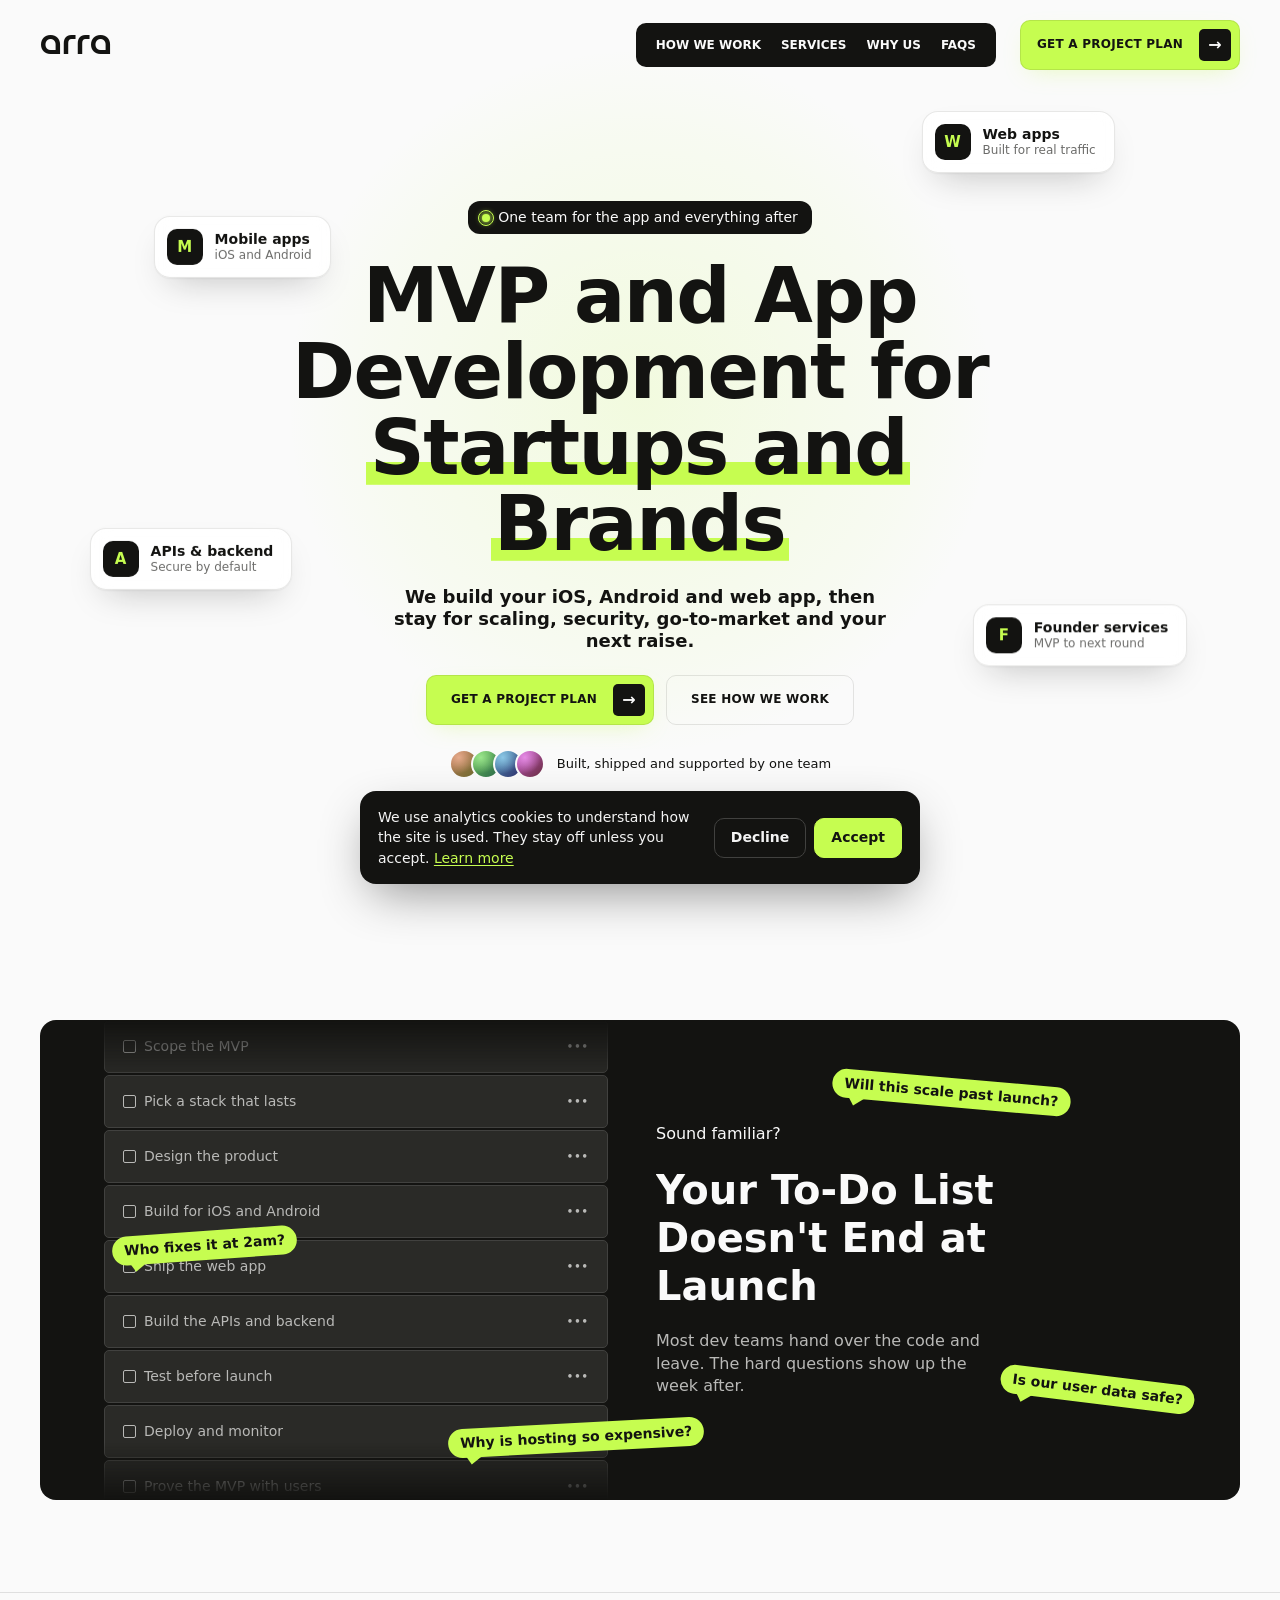
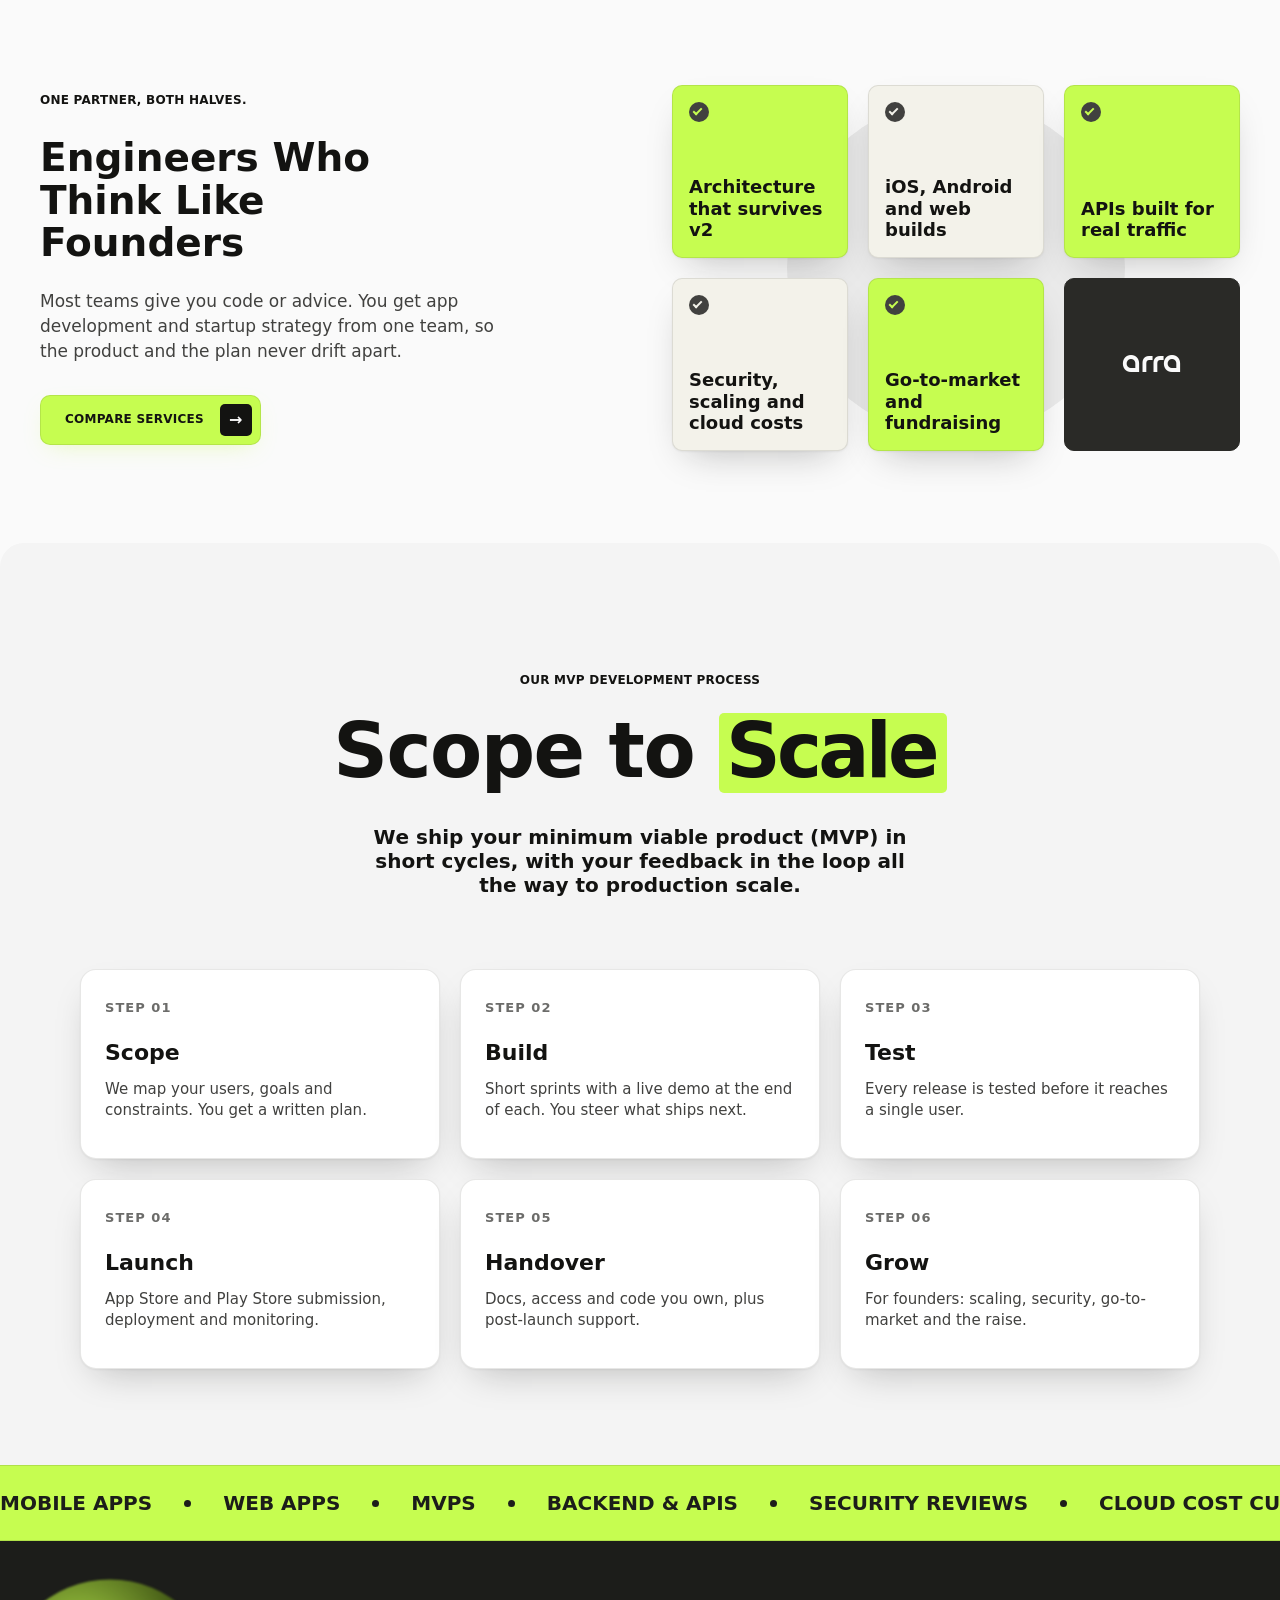
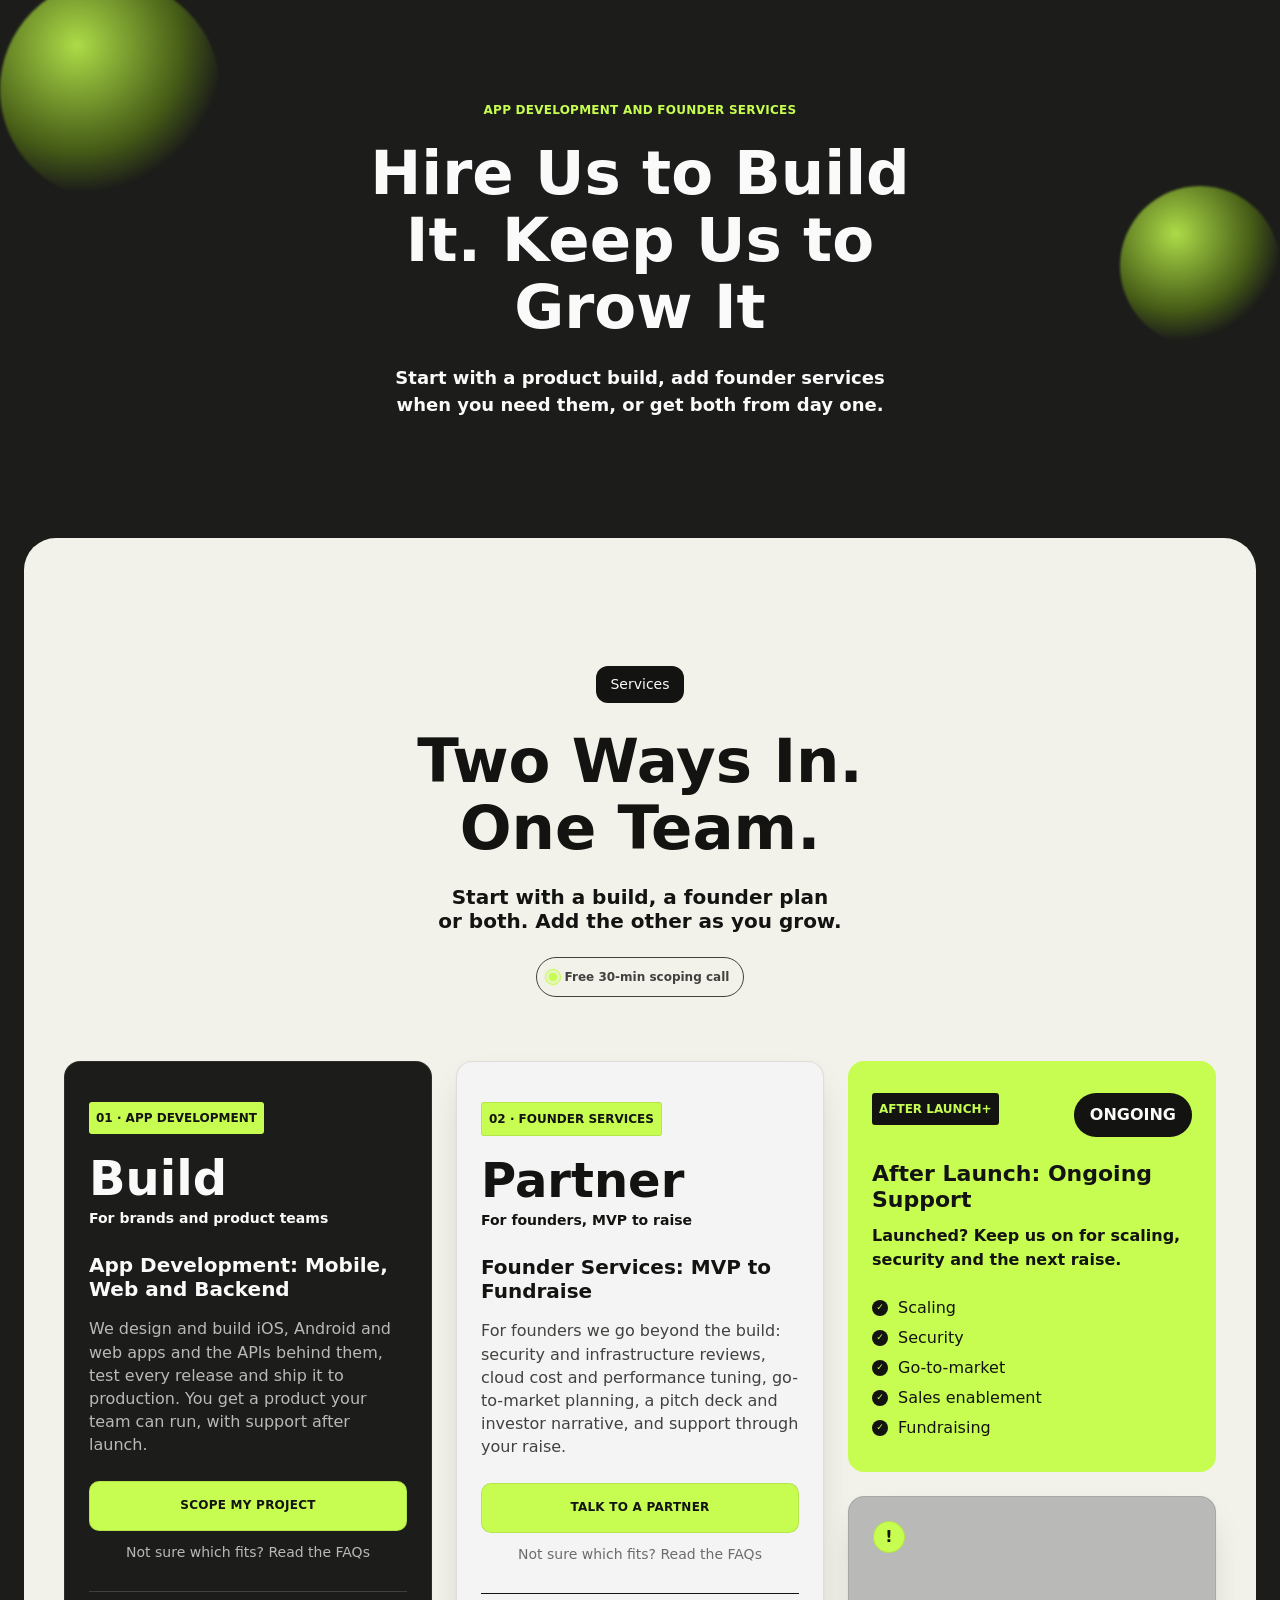
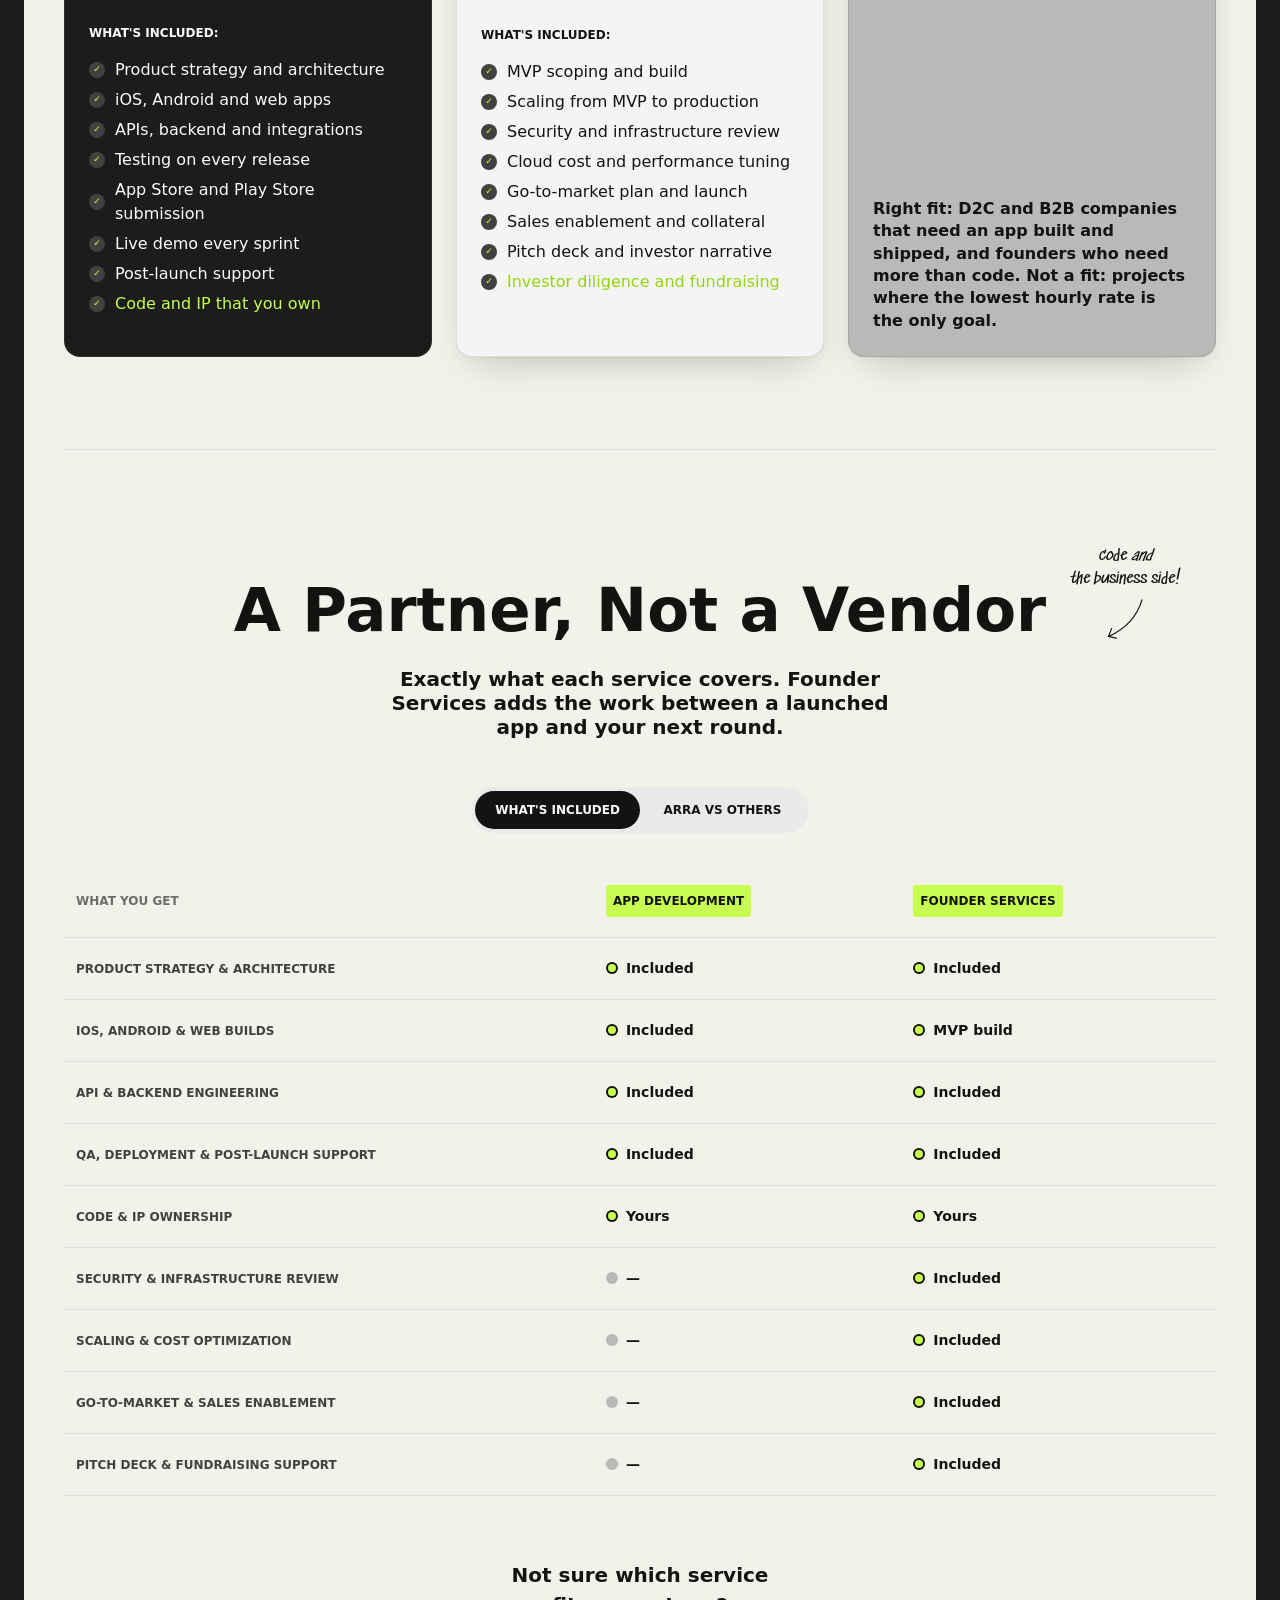
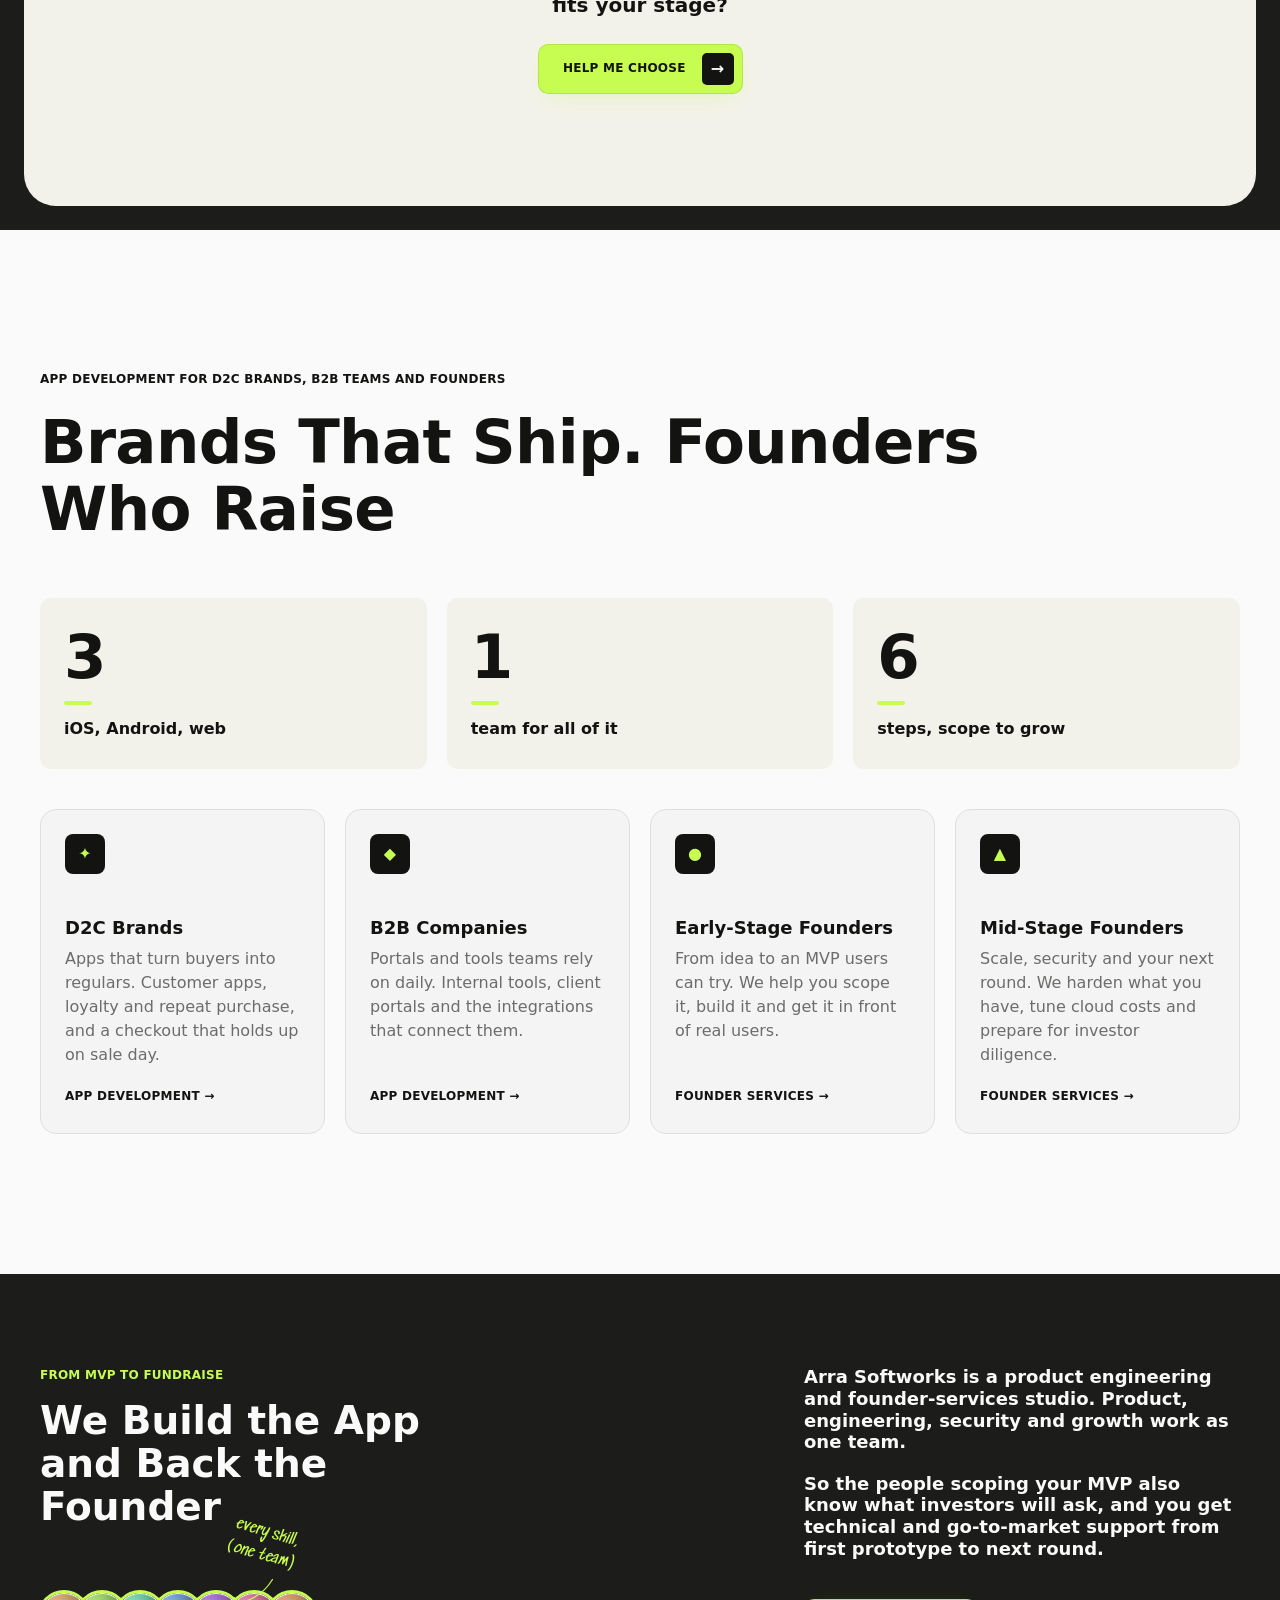
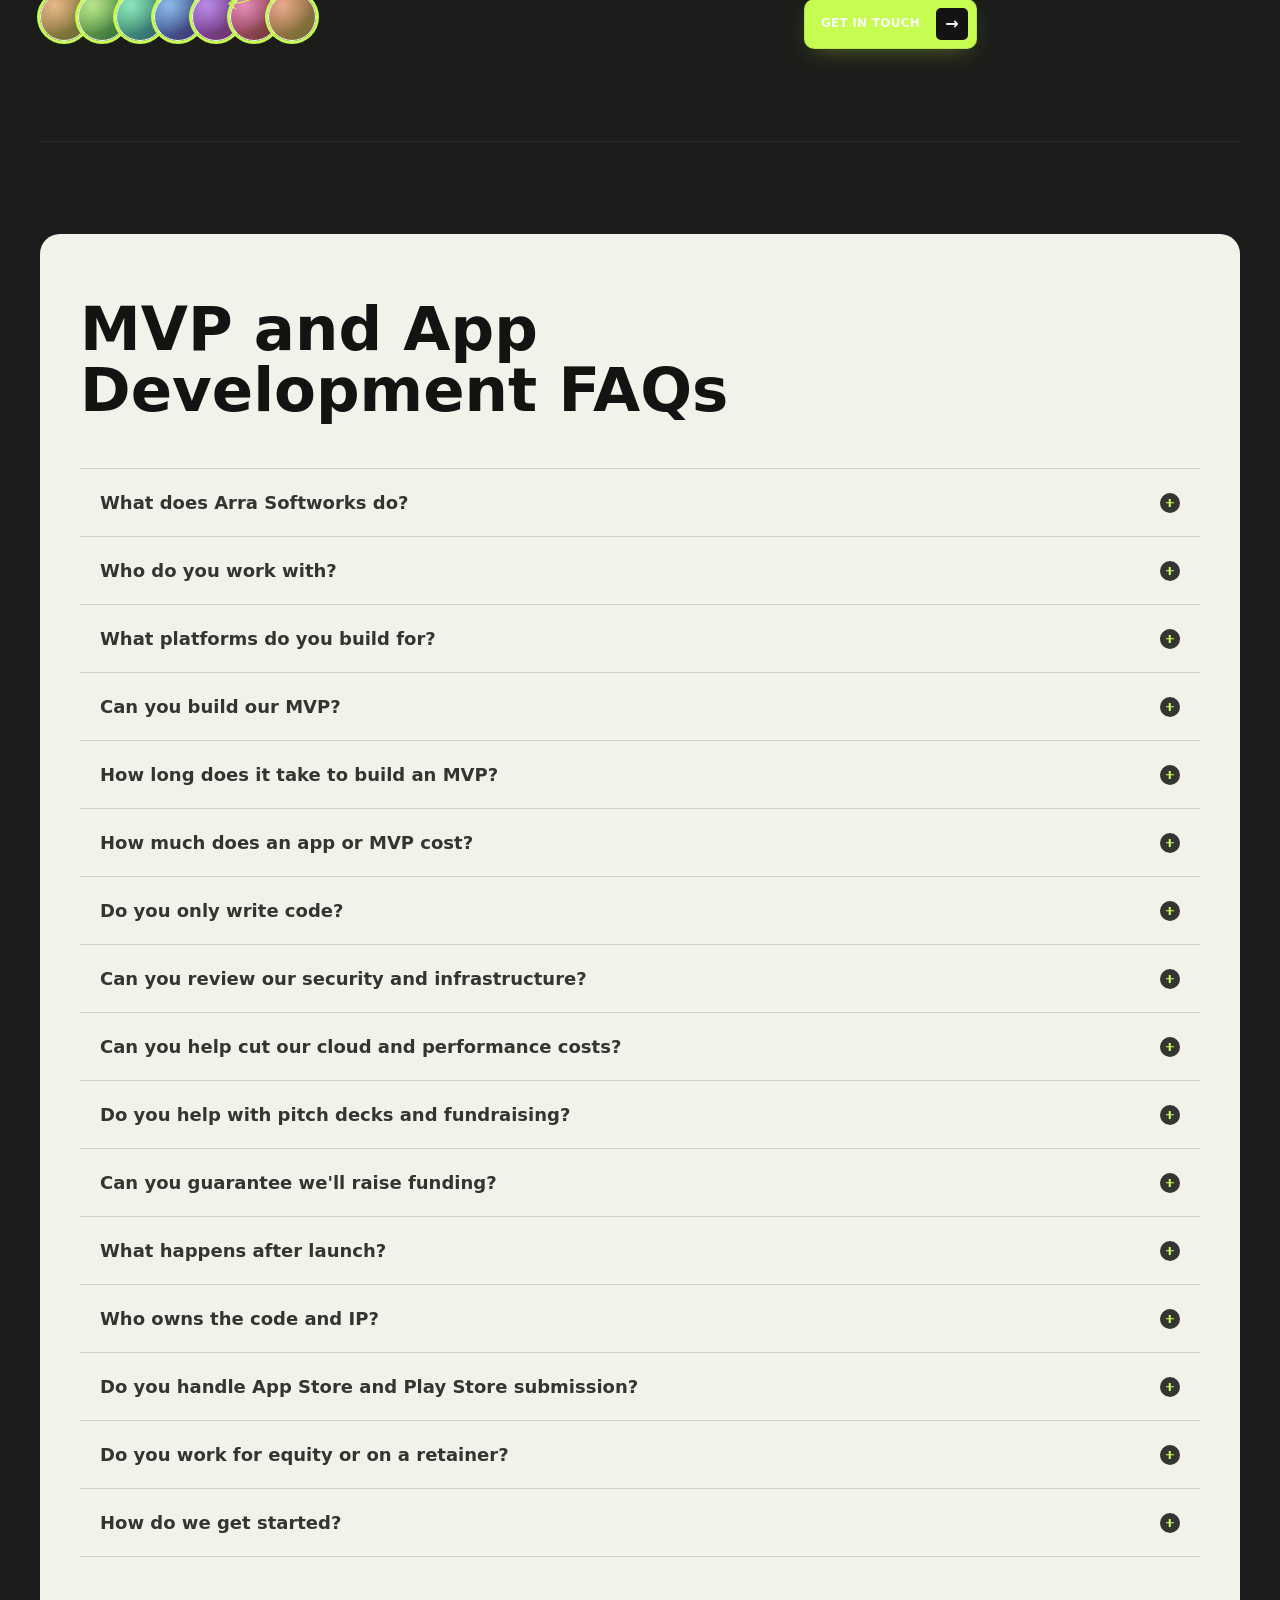
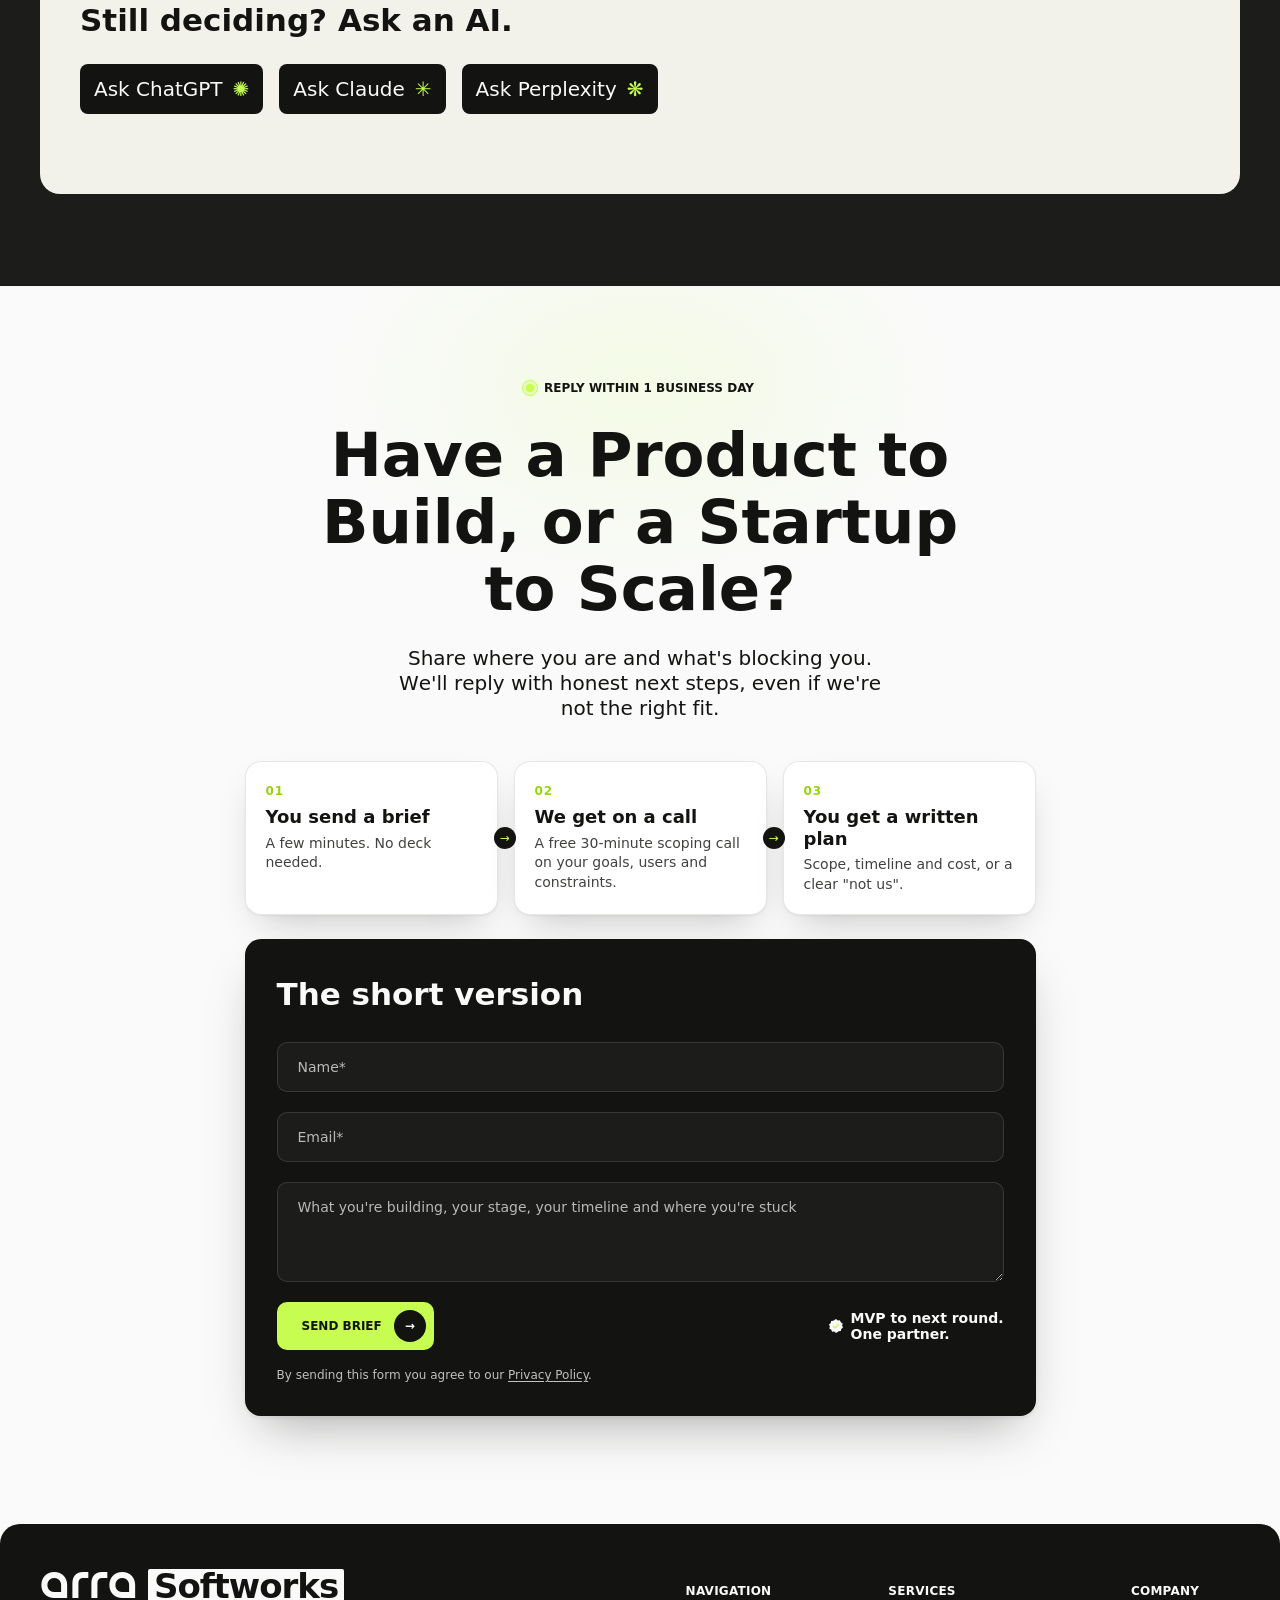
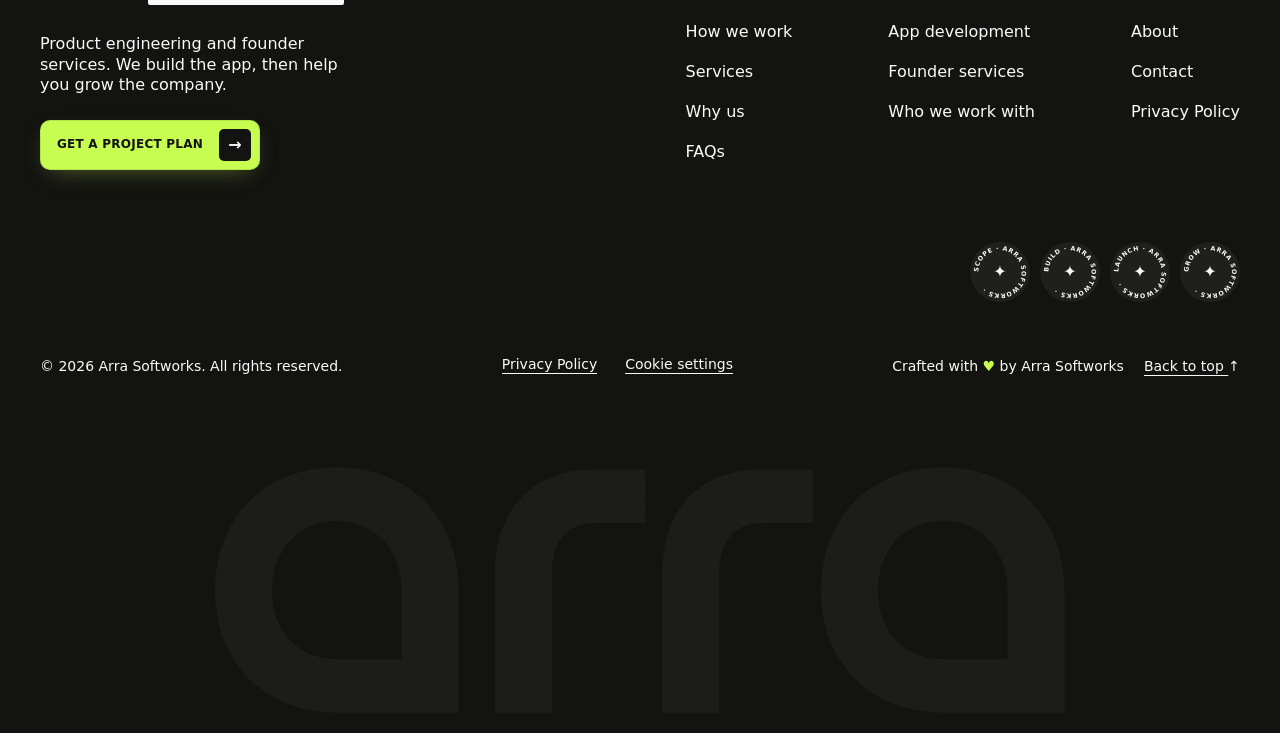
<file: index.html>
<!DOCTYPE html>
<html lang="en">
<head>
  <meta charset="UTF-8" />
  <meta name="viewport" content="width=device-width, initial-scale=1" />
  <title>MVP &amp; App Development Company for Startups | Arra Softworks</title>
  <meta name="description" content="Arra Softworks builds MVPs and mobile and web apps for founders and D2C and B2B brands, then helps you scale, go to market and raise your next round." />
  <link rel="canonical" href="https://arrasoftworks.com/" />
  <meta name="robots" content="index, follow, max-image-preview:large, max-snippet:-1, max-video-preview:-1" />
  <meta name="theme-color" content="#131311" />
  <link rel="icon" href="favicon.ico?v=2" sizes="48x48" />
  <link rel="icon" href="favicon-32.png?v=2" sizes="32x32" type="image/png" />
  <link rel="icon" href="icon-192.png?v=2" sizes="192x192" type="image/png" />
  <link rel="icon" href="icon-512.png?v=2" sizes="512x512" type="image/png" />
  <link rel="apple-touch-icon" href="apple-touch-icon.png?v=2" />
  <link rel="manifest" href="site.webmanifest?v=1" />
  <meta property="og:type" content="website" />
  <meta property="og:site_name" content="Arra Softworks" />
  <meta property="og:locale" content="en_US" />
  <meta property="og:url" content="https://arrasoftworks.com/" />
  <meta property="og:title" content="Arra Softworks: MVP and App Development for Startups and Brands" />
  <meta property="og:description" content="We build MVPs and mobile and web apps for founders and D2C and B2B brands, then help you scale, go to market and raise your next round." />
  <meta property="og:image" content="https://arrasoftworks.com/og.png?v=2" />
  <meta property="og:image:type" content="image/png" />
  <meta property="og:image:width" content="1200" />
  <meta property="og:image:height" content="630" />
  <meta property="og:image:alt" content="Arra Softworks: MVP and app development for startups and brands. One team for the app and everything after." />
  <meta name="twitter:card" content="summary_large_image" />
  <meta name="twitter:title" content="Arra Softworks: MVP and App Development for Startups and Brands" />
  <meta name="twitter:description" content="We build MVPs and mobile and web apps for founders and D2C and B2B brands, then help you scale, go to market and raise your next round." />
  <meta name="twitter:image" content="https://arrasoftworks.com/og.png?v=2" />
  <meta name="twitter:image:alt" content="Arra Softworks: MVP and app development for startups and brands. One team for the app and everything after." />
  <!-- Google Search Console: paste the verification tag here (or verify the domain via DNS, which is preferred) -->
  <!-- <meta name="google-site-verification" content="PASTE_TOKEN_HERE" /> -->
  <script src="analytics.js?v=3" defer></script>
  <!-- Structured data. FAQPage text must match the visible FAQ exactly. Add sameAs (LinkedIn etc.) and foundingDate only once they are real. -->
  <script type="application/ld+json">
  {
    "@context": "https://schema.org",
    "@graph": [
      {
        "@type": ["Organization", "ProfessionalService"],
        "@id": "https://arrasoftworks.com/#organization",
        "name": "Arra Softworks",
        "alternateName": "Arra",
        "url": "https://arrasoftworks.com/",
        "logo": { "@type": "ImageObject", "@id": "https://arrasoftworks.com/#logo", "url": "https://arrasoftworks.com/icon-512.png", "width": 512, "height": 512, "caption": "Arra Softworks" },
        "image": "https://arrasoftworks.com/og.png",
        "description": "Arra Softworks builds MVPs and mobile and web apps for founders and D2C and B2B brands, and supports founders with scaling, security, go-to-market and fundraising.",
        "slogan": "One team for the app and everything after.",
        "email": "developer@arrasoftworks.com",
        "contactPoint": { "@type": "ContactPoint", "contactType": "sales", "email": "developer@arrasoftworks.com", "url": "https://arrasoftworks.com/#cta", "availableLanguage": ["English"] },
        "areaServed": "Worldwide",
        "knowsAbout": ["MVP development", "Mobile app development", "iOS app development", "Android app development", "Web application development", "API and backend development", "Software architecture", "Application security review", "Cloud cost optimization", "Go-to-market strategy", "Pitch deck development", "Startup fundraising"],
        "hasOfferCatalog": { "@id": "https://arrasoftworks.com/#services" }
      },
      {
        "@type": "WebSite",
        "@id": "https://arrasoftworks.com/#website",
        "url": "https://arrasoftworks.com/",
        "name": "Arra Softworks",
        "description": "MVP and app development for startups and brands, plus founder services from scaling to fundraising.",
        "publisher": { "@id": "https://arrasoftworks.com/#organization" },
        "inLanguage": "en"
      },
      {
        "@type": "WebPage",
        "@id": "https://arrasoftworks.com/#webpage",
        "url": "https://arrasoftworks.com/",
        "name": "MVP & App Development Company for Startups | Arra Softworks",
        "description": "Arra Softworks builds MVPs and mobile and web apps for founders and D2C and B2B brands, then helps you scale, go to market and raise your next round.",
        "isPartOf": { "@id": "https://arrasoftworks.com/#website" },
        "about": { "@id": "https://arrasoftworks.com/#organization" },
        "primaryImageOfPage": { "@type": "ImageObject", "url": "https://arrasoftworks.com/og.png", "width": 1200, "height": 630 },
        "inLanguage": "en",
        "dateModified": "2026-10-23"
      },
      {
        "@type": "OfferCatalog",
        "@id": "https://arrasoftworks.com/#services",
        "name": "Arra Softworks services",
        "itemListElement": [
          {
            "@type": "Offer",
            "itemOffered": {
              "@type": "Service",
              "@id": "https://arrasoftworks.com/#app-development",
              "name": "App Development",
              "serviceType": "Mobile and web app development",
              "description": "Product strategy and architecture, iOS, Android and web builds, API and backend engineering, testing and deployment, post-launch support and a handover your team can maintain.",
              "provider": { "@id": "https://arrasoftworks.com/#organization" },
              "audience": { "@type": "BusinessAudience", "audienceType": "D2C brands, B2B companies and startup founders" },
              "areaServed": "Worldwide",
              "url": "https://arrasoftworks.com/#app-development"
            }
          },
          {
            "@type": "Offer",
            "itemOffered": {
              "@type": "Service",
              "@id": "https://arrasoftworks.com/#founder-services",
              "name": "Founder Services",
              "serviceType": "MVP development and startup advisory",
              "description": "MVP scoping and build, scaling to production, security and infrastructure review, cloud cost and performance tuning, go-to-market planning, sales enablement, pitch deck and investor narrative, and fundraising support.",
              "provider": { "@id": "https://arrasoftworks.com/#organization" },
              "audience": { "@type": "BusinessAudience", "audienceType": "Early and mid-stage startup founders" },
              "areaServed": "Worldwide",
              "url": "https://arrasoftworks.com/#founder-services"
            }
          }
        ]
      },
      {
        "@type": "FAQPage",
        "@id": "https://arrasoftworks.com/#faq",
        "isPartOf": { "@id": "https://arrasoftworks.com/#webpage" },
        "mainEntity": [
          {
            "@type": "Question",
            "name": "What does Arra Softworks do?",
            "acceptedAnswer": {
              "@type": "Answer",
              "text": "We build iOS, Android and web apps for D2C and B2B brands. For founders, we also handle security, scaling, go-to-market and fundraising, so one team covers the build and the business."
            }
          },
          {
            "@type": "Question",
            "name": "Who do you work with?",
            "acceptedAnswer": {
              "@type": "Answer",
              "text": "D2C and B2B companies that need an app built and shipped, and early and mid-stage founders who want a partner beyond code. Technical and non-technical founders are both welcome."
            }
          },
          {
            "@type": "Question",
            "name": "What platforms do you build for?",
            "acceptedAnswer": {
              "@type": "Answer",
              "text": "iOS, Android and the web, plus the APIs and backend that power them."
            }
          },
          {
            "@type": "Question",
            "name": "Can you build our MVP?",
            "acceptedAnswer": {
              "@type": "Answer",
              "text": "Yes. We scope it around your users and constraints, cut anything that doesn't prove the idea, and build it in short cycles with your feedback in the loop. See how we work."
            }
          },
          {
            "@type": "Question",
            "name": "How long does it take to build an MVP?",
            "acceptedAnswer": {
              "@type": "Answer",
              "text": "Most MVPs reach a first usable release in 6 to 12 weeks, depending on scope, platforms and integrations. Your written plan sets the exact timeline, and you see a live demo at the end of every sprint, not just on launch day."
            }
          },
          {
            "@type": "Question",
            "name": "How much does an app or MVP cost?",
            "acceptedAnswer": {
              "@type": "Answer",
              "text": "It depends on scope, platforms and integrations. After a free 30-minute scoping call you get a written plan with scope, timeline and cost."
            }
          },
          {
            "@type": "Question",
            "name": "Do you only write code?",
            "acceptedAnswer": {
              "@type": "Answer",
              "text": "No. For founders we also cover security reviews, scaling, cloud costs, go-to-market, sales enablement, pitch decks and fundraising. See founder services."
            }
          },
          {
            "@type": "Question",
            "name": "Can you review our security and infrastructure?",
            "acceptedAnswer": {
              "@type": "Answer",
              "text": "Yes. Security and infrastructure reviews are part of our founder services."
            }
          },
          {
            "@type": "Question",
            "name": "Can you help cut our cloud and performance costs?",
            "acceptedAnswer": {
              "@type": "Answer",
              "text": "Yes. We review performance and infrastructure, then optimize for cost."
            }
          },
          {
            "@type": "Question",
            "name": "Do you help with pitch decks and fundraising?",
            "acceptedAnswer": {
              "@type": "Answer",
              "text": "Yes. Pitch deck and investor narrative, investment readiness and support through the raise, alongside the product work."
            }
          },
          {
            "@type": "Question",
            "name": "Can you guarantee we'll raise funding?",
            "acceptedAnswer": {
              "@type": "Answer",
              "text": "No, and be wary of anyone who does. We make your product, story and diligence materials as strong as they can be, and support you through the raise."
            }
          },
          {
            "@type": "Question",
            "name": "What happens after launch?",
            "acceptedAnswer": {
              "@type": "Answer",
              "text": "We handle deployment, monitoring and post-launch support, with a handover your team can maintain. Founders can keep us on for scaling and growth."
            }
          },
          {
            "@type": "Question",
            "name": "Who owns the code and IP?",
            "acceptedAnswer": {
              "@type": "Answer",
              "text": "You do. All code, designs, IP and accounts we create for your product belong to you, and we are happy to sign an NDA before you share details."
            }
          },
          {
            "@type": "Question",
            "name": "Do you handle App Store and Play Store submission?",
            "acceptedAnswer": {
              "@type": "Answer",
              "text": "Yes. We prepare and submit your app to the App Store and Google Play. Developer account licences, extra review rounds, resubmissions and ongoing maintenance are charged separately."
            }
          },
          {
            "@type": "Question",
            "name": "Do you work for equity or on a retainer?",
            "acceptedAnswer": {
              "@type": "Answer",
              "text": "We set up the model that fits you: a fixed-scope project, a monthly retainer, a fractional-CTO arrangement or, for the right product, equity. We agree it based on your stage, budget and product scope."
            }
          },
          {
            "@type": "Question",
            "name": "How do we get started?",
            "acceptedAnswer": {
              "@type": "Answer",
              "text": "Use the contact form to tell us what you're building and where you're stuck. We'll reply within 1 business day to set up a free 30-minute scoping call."
            }
          }
        ]
      }
    ]
  }
  </script>
  <link rel="preconnect" href="https://api.fontshare.com" crossorigin />
  <link rel="preconnect" href="https://cdn.fontshare.com" crossorigin />
  <link rel="preconnect" href="https://fonts.googleapis.com" />
  <link rel="preconnect" href="https://fonts.gstatic.com" crossorigin />
  <link rel="preload" href="aonic.medium.ttf" as="font" type="font/ttf" crossorigin />
  <link rel="preload" href="https://cdn.fontshare.com/wf/NHPGVFYUXYXE33DZ75OIT4JFGHITX5PE/PSUTMASCDJTVPERDYJZPN23BVUFUCQIF/J64QX5IPOHK56I2KYUNBQ5M2XWZEYKYX.woff2" as="font" type="font/woff2" crossorigin />
  <link rel="preload" href="https://cdn.fontshare.com/wf/P2LQKHE6KA6ZP4AAGN72KDWMHH6ZH3TA/ZC32TK2P7FPS5GFTL46EU6KQJA24ZYDB/7AHDUZ4A7LFLVFUIFSARGIWCRQJHISQP.woff2" as="font" type="font/woff2" crossorigin />
  <link rel="stylesheet" href="https://api.fontshare.com/v2/css?f[]=satoshi@400,500,700,900&display=swap" media="print" onload="this.media='all'" />
  <link rel="stylesheet" href="https://fonts.googleapis.com/css2?family=Sedgwick+Ave&display=swap" media="print" onload="this.media='all'" />
  <noscript>
    <link rel="stylesheet" href="https://api.fontshare.com/v2/css?f[]=satoshi@400,500,700,900&display=swap" />
    <link rel="stylesheet" href="https://fonts.googleapis.com/css2?family=Sedgwick+Ave&display=swap" />
  </noscript>
  <link rel="stylesheet" href="styles.css?v=28" />
  <noscript>
    <style>
      .cmp [role="tabpanel"][hidden] { display: block !important; margin-top: 24px; }
      .cmp__tabs { display: none !important; }
      .reveal, .rise, .intro, .tl-card, .float-card, .split, .chars, .annotation, .hero__blob, .avatars i, .pcard__list li, .solution__blob, .timeline__title mark { opacity: 1 !important; transform: none !important; filter: none !important; translate: none !important; scale: none !important; }
      .footer__big span { transform: translateY(12%) !important; }
      .annotation path { stroke-dashoffset: 0 !important; }
    </style>
  </noscript>
</head>
<body>

  <div class="cursor" aria-hidden="true"></div>

  <!-- NAV -->
  <header class="nav" id="top">
    <a href="#top" class="nav__logo" aria-label="Arra Softworks home"><span class="wordmark">arra</span></a>
    <nav class="nav__links" aria-label="Primary">
      <a href="#process" class="link-underline">How we work</a>
      <a href="#services" class="link-underline">Services</a>
      <a href="#why" class="link-underline">Why us</a>
      <a href="#faq" class="link-underline">FAQs</a>
    </nav>
    <a href="#cta" class="btn btn--accent btn--sm magnetic">
      <span class="btn__label" data-text="Get a project plan">Get a project plan</span>
      <span class="btn__arrow">→</span>
    </a>
    <button class="nav__burger" aria-label="Open menu" aria-expanded="false"><span></span><span></span></button>
    <div class="progress" aria-hidden="true"></div>
  </header>

  <div class="mobile-menu" aria-hidden="true">
    <a href="#process">How we work</a>
    <a href="#services">Services</a>
    <a href="#why">Why us</a>
    <a href="#faq">FAQs</a>
    <a href="#cta" class="btn btn--accent"><span class="btn__label" data-text="Get a project plan">Get a project plan</span><span class="btn__arrow">→</span></a>
  </div>

  <main>
    <!-- HERO -->
    <section class="hero">
      <div class="hero__blob" aria-hidden="true"></div>
      <div class="hero__floats" aria-hidden="true">
        <figure class="float-card float-card--chip parallax" data-speed="-0.15" style="--x:12%;--y:20%;--r:0deg;--fx:0px;--fy:28px;--fr:0deg"><span class="chip__ico">M</span><figcaption><b>Mobile apps</b><small>iOS and Android</small></figcaption></figure>
        <figure class="float-card float-card--chip parallax" data-speed="0.12" style="--x:72%;--y:16%;--r:0deg;--fx:0px;--fy:28px;--fr:0deg"><span class="chip__ico">W</span><figcaption><b>Web apps</b><small>Built for real traffic</small></figcaption></figure>
        <figure class="float-card float-card--chip parallax" data-speed="-0.1" style="--x:7%;--y:60%;--r:0deg;--fx:0px;--fy:28px;--fr:0deg"><span class="chip__ico">A</span><figcaption><b>APIs &amp; backend</b><small>Secure by default</small></figcaption></figure>
        <figure class="float-card float-card--chip parallax" data-speed="0.18" style="--x:76%;--y:64%;--r:0deg;--fx:0px;--fy:28px;--fr:0deg"><span class="chip__ico">F</span><figcaption><b>Founder services</b><small>MVP to next round</small></figcaption></figure>
      </div>
      <div class="hero__inner container">
        <p class="badge intro intro--pop" style="--d:.05s"><span class="dot"></span>One team for the app and everything after</p>
        <!-- Visible from the first paint (LCP): words are pre-wrapped and animate with a CSS-only, transform-only entrance -->
        <h1 class="hero__title"><span class="hw" style="--i:0">MVP</span> <span class="hw" style="--i:1">and</span> <span class="hw" style="--i:2">App</span> <span class="hw" style="--i:3">Development</span> <span class="hw" style="--i:4">for</span> <span class="hero__hl"><span class="hw" style="--i:5">Startups</span> <span class="hw" style="--i:6">and</span> <span class="hw" style="--i:7">Brands</span></span></h1>
        <p class="hero__sub">We build your iOS, Android and web app, then stay for scaling, security, go-to-market and your next raise.</p>
        <div class="hero__actions intro intro--pop" style="--d:.8s">
          <a href="#cta" class="btn btn--accent magnetic"><span class="btn__label" data-text="Get a project plan">Get a project plan</span><span class="btn__arrow">→</span></a>
          <a href="#process" class="btn btn--ghost magnetic"><span class="btn__label" data-text="See how we work">See how we work</span></a>
        </div>
        <div class="hero__proof intro" style="--d:.95s">
          <div class="avatars"><i></i><i></i><i></i><i></i></div>
          <span>Built, shipped and supported by one team</span>
        </div>
      </div>

</section>

    <!-- PAIN: scrolling checklist panel -->
    <section class="pain container" id="challenges">
      <div class="pain__panel reveal">
        <div class="pain__list" data-speed="22">
          <ul class="pain__track">
            <li class="check"><i></i><span>Scope the MVP</span><b>•••</b></li>
            <li class="check"><i></i><span>Pick a stack that lasts</span><b>•••</b></li>
            <li class="check"><i></i><span>Design the product</span><b>•••</b></li>
            <li class="check"><i></i><span>Build for iOS and Android</span><b>•••</b></li>
            <li class="check"><i></i><span>Ship the web app</span><b>•••</b></li>
            <li class="check"><i></i><span>Build the APIs and backend</span><b>•••</b></li>
            <li class="check"><i></i><span>Test before launch</span><b>•••</b></li>
            <li class="check"><i></i><span>Deploy and monitor</span><b>•••</b></li>
            <li class="check"><i></i><span>Prove the MVP with users</span><b>•••</b></li>
            <li class="check"><i></i><span>Review security</span><b>•••</b></li>
            <li class="check"><i></i><span>Scale to production</span><b>•••</b></li>
            <li class="check"><i></i><span>Cut the cloud bill</span><b>•••</b></li>
            <li class="check"><i></i><span>Plan go-to-market</span><b>•••</b></li>
            <li class="check"><i></i><span>Survive tech due diligence</span><b>•••</b></li>
          </ul>
        </div>
        <div class="pain__copy">
          <p class="pain__eyebrow">Sound familiar?</p>
          <h2 class="pain__title split">Your To-Do List Doesn't End at Launch</h2>
          <p class="pain__sub reveal" data-delay="0.3">Most dev teams hand over the code and leave. The hard questions show up the week after.</p>
        </div>
        <span class="bubble" style="--x:6%;--y:44%;--r:-4deg;--b:0s">Who fixes it at 2am?</span>
        <span class="bubble" style="--x:66%;--y:12%;--r:5deg;--b:.8s">Will this scale past launch?</span>
        <span class="bubble" style="--x:80%;--y:74%;--r:7deg;--b:1.6s">Is our user data safe?</span>
        <span class="bubble" style="--x:34%;--y:84%;--r:-3deg;--b:2.4s">Why is hosting so expensive?</span>
      </div>
    </section>

    <!-- SOLUTION: one-decision grid -->
    <section class="solution container" id="one-partner">
      <div class="solution__copy">
        <p class="eyebrow reveal">One partner, both halves.</p>
        <h2 class="solution__title split">Engineers Who Think Like Founders</h2>
        <p class="solution__sub reveal" data-delay="0.15">Most teams give you code or advice. You get app development and startup strategy from one team, so the product and the plan never drift apart.</p>
        <a href="#why" class="btn btn--accent magnetic reveal" data-delay="0.25"><span class="btn__label" data-text="Compare services">Compare services</span><span class="btn__arrow">→</span></a>
      </div>
      <div class="solution__grid">
        <span class="solution__blob" aria-hidden="true"></span>
        <div class="mini accent rise tilt"><i class="mini__check"></i><p>Architecture that survives v2</p></div>
        <div class="mini cream rise tilt"><i class="mini__check"></i><p>iOS, Android and web builds</p></div>
        <div class="mini accent rise tilt"><i class="mini__check"></i><p>APIs built for real traffic</p></div>
        <div class="mini cream rise tilt"><i class="mini__check"></i><p>Security, scaling and cloud costs</p></div>
        <div class="mini accent rise tilt"><i class="mini__check"></i><p>Go-to-market and fundraising</p></div>
        <div class="mini dark rise" aria-hidden="true"><span class="mini__logo"><span class="wordmark">arra</span></span></div>
      </div>
    </section>

    <!-- TIMELINE -->
    <section class="timeline" id="process">
      <div class="container timeline__head">
        <h2 class="hstack">
          <span class="eyebrow hstack__kicker reveal">Our MVP development process<span class="sr-only">:</span></span>
          <span class="timeline__title reveal">Scope to <mark>Scale</mark></span>
        </h2>
        <p class="timeline__sub chars">We ship your minimum viable product (MVP) in short cycles, with your feedback in the loop all the way to production scale.</p>
      </div>
      <div class="board-wrap">
        <div class="board">
          <div class="board__tab" style="grid-column:1" aria-hidden="true">Scope</div>
          <div class="board__tab" style="grid-column:2" aria-hidden="true">Build</div>
          <div class="board__tab" style="grid-column:3" aria-hidden="true">Test</div>
          <div class="board__tab" style="grid-column:4" aria-hidden="true">Launch</div>
          <div class="board__tab" style="grid-column:5" aria-hidden="true">Grow!</div>
            <article class="tl-card tilt" style="grid-column:1;grid-row:2;--i:1"><header><h3>Scope</h3><span>1</span></header><p>We map your users, goals and constraints. You get a written plan.</p></article>
            <article class="tl-card tilt" style="grid-column:2 / span 2;grid-row:3;--i:2"><header><h3>Build</h3><span>2</span></header><p>Short sprints with a live demo at the end of each. You steer what ships next.</p></article>
            <article class="tl-card tilt" style="grid-column:3;grid-row:4;--i:3"><header><h3>Test</h3><span>3</span></header><p>Every release is tested before it reaches a single user.</p></article>
            <article class="tl-card tilt" style="grid-column:4;grid-row:4;--i:4"><header><h3>Launch</h3><span>4</span></header><p>App Store and Play Store submission, deployment and monitoring.</p></article>
            <article class="tl-card tilt" style="grid-column:4;grid-row:5;--i:5"><header><h3>Handover</h3><span>5</span></header><p>Docs, access and code you own, plus post-launch support.</p></article>
            <article class="tl-card tilt" style="grid-column:5;grid-row:5;--i:6"><header><h3>Grow</h3><span>6</span></header><p>For founders: scaling, security, go-to-market and the raise.</p></article>
        </div>
      </div>
      <div class="logos logos--banner">
        <div class="ticker" data-speed="40">
          <div class="ticker__track">
            <span class="logo-ph">Mobile apps</span><span class="logo-ph">Web apps</span><span class="logo-ph">MVPs</span><span class="logo-ph">Backend &amp; APIs</span><span class="logo-ph">Security reviews</span><span class="logo-ph">Cloud cost cuts</span><span class="logo-ph">Go-to-market</span><span class="logo-ph">Pitch decks</span><span class="logo-ph">Fundraising</span>
          </div>
        </div>
      </div>
    </section>

    <!-- PRICING DOME -->
    <section class="dome-sec" id="services">
      <div class="container dome-sec__intro">
        <div class="corner corner--l parallax" data-speed="0.12" aria-hidden="true"><div style="--h:200"></div></div>
        <div class="corner corner--r parallax" data-speed="-0.1" aria-hidden="true"><div style="--h:30"></div></div>
        <h2 class="hstack">
          <span class="eyebrow hstack__kicker reveal">App development and founder services<span class="sr-only">:</span></span>
          <span class="dome-sec__title split">Hire Us to Build It. Keep Us to Grow It</span>
        </h2>
        <p class="dome-sec__sub reveal" data-delay="0.2">Start with a product build, add founder services when you need them, or get both from day one.</p>
      </div>
      <div class="dome">
        <div class="dome__inner container">
          <div class="dome__head reveal">
            <span class="badge badge--sm">Services</span>
            <p class="dome__title">Two Ways In.<br>One Team.</p>
            <p class="dome__sub">Start with a build, a founder plan<br>or both. Add the other as you grow.</p>
            <span class="spots"><span class="dot"></span>Free 30-min scoping call</span>
          </div>
          <div class="pgrid">
            <article class="pcard pcard--dark rise" id="app-development">
              <span class="pcard__tag">01 · App Development</span>
              <div class="pcard__top">
                <div><p class="pcard__price"><span class="price">Build</span></p><p class="pcard__per">For brands and product teams</p></div>
              </div>
              <h3 class="pcard__h">App Development: Mobile, Web and Backend</h3>
              <p class="pcard__intro">We design and build iOS, Android and web apps and the APIs behind them, test every release and ship it to production. You get a product your team can run, with support after launch.</p>
              <a href="#cta" class="btn btn--accent btn--full"><span class="btn__label" data-text="Scope my project">Scope my project</span></a>
              <p class="pcard__q">Not sure which fits? <a href="#faq" class="link-underline">Read the FAQs</a></p>
              <p class="pcard__inc">What's included:</p>
              <ul class="pcard__list">
                <li>Product strategy and architecture</li>
                <li>iOS, Android and web apps</li>
                <li>APIs, backend and integrations</li>
                <li>Testing on every release</li>
                <li>App Store and Play Store submission</li>
                <li>Live demo every sprint</li>
                <li>Post-launch support</li>
                <li class="hl">Code and IP that you own</li>
              </ul>
            </article>
            <article class="pcard pcard--light rise" id="founder-services">
              <span class="pcard__tag">02 · Founder Services</span>
              <div class="pcard__top">
                <div><p class="pcard__price"><span class="price">Partner</span></p><p class="pcard__per">For founders, MVP to raise</p></div>
              </div>
              <h3 class="pcard__h">Founder Services: MVP to Fundraise</h3>
              <p class="pcard__intro">For founders we go beyond the build: security and infrastructure reviews, cloud cost and performance tuning, go-to-market planning, a pitch deck and investor narrative, and support through your raise.</p>
              <a href="#cta" class="btn btn--accent btn--full"><span class="btn__label" data-text="Talk to a partner">Talk to a partner</span></a>
              <p class="pcard__q">Not sure which fits? <a href="#faq" class="link-underline">Read the FAQs</a></p>
              <p class="pcard__inc">What's included:</p>
              <ul class="pcard__list">
                <li>MVP scoping and build</li>
                <li>Scaling from MVP to production</li>
                <li>Security and infrastructure review</li>
                <li>Cloud cost and performance tuning</li>
                <li>Go-to-market plan and launch</li>
                <li>Sales enablement and collateral</li>
                <li>Pitch deck and investor narrative</li>
                <li class="hl">Investor diligence and fundraising</li>
              </ul>
            </article>
            <div class="pside">
              <article class="addon2 rise">
                <div class="addon2__top"><span class="pcard__tag pcard__tag--dark">After launch+</span><span class="addon2__price"><b>Ongoing</b></span></div>
                <h3 class="addon2__h">After Launch: Ongoing Support</h3>
                <p class="addon2__lead">Launched? Keep us on for scaling, security and the next raise.</p>
                <ul class="pcard__list pcard__list--dark"><li>Scaling</li><li>Security</li><li>Go-to-market</li><li>Sales enablement</li><li>Fundraising</li></ul>
              </article>
              <article class="notice rise"><span class="notice__icon">!</span><p><b>Right fit:</b> D2C and B2B companies that need an app built and shipped, and founders who need more than code. <b>Not a fit:</b> projects where the lowest hourly rate is the only goal.</p></article>
            </div>
          </div>

          <div class="cmp" id="why">
            <h2 class="hstack cmp__h">
              <span class="eyebrow hstack__kicker reveal">Why founders and brands choose Arra Softworks<span class="sr-only">:</span></span>
              <span class="dome__title split">A Partner, Not a Vendor</span>
            </h2>
            <p class="dome__sub reveal">Exactly what each service covers. Founder Services adds the work between a launched app and your next round.</p>
            <div class="annotation annotation--cmp reveal" data-delay="0.4">code <em>and</em><br>the business side!<svg viewBox="0 0 60 60"><path d="M50 6 C 44 26, 30 42, 8 52 M18 54 L8 52 L12 42" fill="none" stroke="currentColor" stroke-width="1.5" stroke-linecap="round"/></svg></div>
            <div class="cmp__tabs reveal" role="tablist" aria-label="Comparison view" data-active="0">
              <button type="button" class="cmp__tab" role="tab" id="cmp-tab-1" aria-selected="true" aria-controls="cmp-panel-1">What's included</button>
              <button type="button" class="cmp__tab" role="tab" id="cmp-tab-2" aria-selected="false" aria-controls="cmp-panel-2" tabindex="-1">Arra vs others</button>
              <span class="cmp__tabpill" aria-hidden="true"></span>
            </div>
            <div class="table-wrap reveal" role="tabpanel" id="cmp-panel-1" aria-labelledby="cmp-tab-1">
              <table class="cmp__table cmp__table--offer">
                <caption class="sr-only">What each Arra Softworks service includes</caption>
                <thead><tr><th scope="col">What you get</th><th scope="col"><span class="ctag ctag--accent">App Development</span></th><th scope="col"><span class="ctag ctag--accent">Founder Services</span></th></tr></thead>
                <tbody>
                <tr><th scope="row">Product strategy &amp; architecture</th><td class="us"><i class="dot-y"></i>Included</td><td class="us"><i class="dot-y"></i>Included</td></tr>
                <tr><th scope="row">iOS, Android &amp; web builds</th><td class="us"><i class="dot-y"></i>Included</td><td class="us"><i class="dot-y"></i>MVP build</td></tr>
                <tr><th scope="row">API &amp; backend engineering</th><td class="us"><i class="dot-y"></i>Included</td><td class="us"><i class="dot-y"></i>Included</td></tr>
                <tr><th scope="row">QA, deployment &amp; post-launch support</th><td class="us"><i class="dot-y"></i>Included</td><td class="us"><i class="dot-y"></i>Included</td></tr>
                <tr><th scope="row">Code &amp; IP ownership</th><td class="us"><i class="dot-y"></i>Yours</td><td class="us"><i class="dot-y"></i>Yours</td></tr>
                <tr><th scope="row">Security &amp; infrastructure review</th><td><i class="dot-n"></i>—</td><td class="us"><i class="dot-y"></i>Included</td></tr>
                <tr><th scope="row">Scaling &amp; cost optimization</th><td><i class="dot-n"></i>—</td><td class="us"><i class="dot-y"></i>Included</td></tr>
                <tr><th scope="row">Go-to-market &amp; sales enablement</th><td><i class="dot-n"></i>—</td><td class="us"><i class="dot-y"></i>Included</td></tr>
                <tr><th scope="row">Pitch deck &amp; fundraising support</th><td><i class="dot-n"></i>—</td><td class="us"><i class="dot-y"></i>Included</td></tr>
                </tbody>
              </table>
            </div>
            <div class="table-wrap reveal" role="tabpanel" id="cmp-panel-2" aria-labelledby="cmp-tab-2" hidden>
              <table class="cmp__table cmp__table--vs">
                <caption class="sr-only">How Arra Softworks compares with the usual options</caption>
                <thead><tr><th scope="col">Who does what</th><th scope="col"><span class="ctag ctag--accent">Arra Softworks</span></th><th scope="col"><span class="ctag">Dev agency</span></th><th scope="col"><span class="ctag">Freelancer</span></th><th scope="col"><span class="ctag">Advisor</span></th></tr></thead>
                <tbody>
                <tr><th scope="row">Builds the product</th><td class="us"><i class="dot-y"></i>iOS, Android, web</td><td><i class="dot-n"></i>Yes</td><td><i class="dot-n"></i>Partly</td><td><i class="dot-n"></i>No</td></tr>
                <tr><th scope="row">Product architecture</th><td class="us"><i class="dot-y"></i>Included</td><td><i class="dot-n"></i>Varies</td><td><i class="dot-n"></i>Varies</td><td><i class="dot-n"></i>Advice only</td></tr>
                <tr><th scope="row">After launch</th><td class="us"><i class="dot-y"></i>Stays on</td><td><i class="dot-n"></i>New contract</td><td><i class="dot-n"></i>Varies</td><td><i class="dot-n"></i>—</td></tr>
                <tr><th scope="row">Go-to-market</th><td class="us"><i class="dot-y"></i>Included</td><td><i class="dot-n"></i>Rarely</td><td><i class="dot-n"></i>No</td><td><i class="dot-n"></i>Often</td></tr>
                <tr><th scope="row">Fundraising prep</th><td class="us"><i class="dot-y"></i>Included</td><td><i class="dot-n"></i>Rarely</td><td><i class="dot-n"></i>No</td><td><i class="dot-n"></i>Often</td></tr>
                <tr><th scope="row">One accountable team</th><td class="us"><i class="dot-y"></i>Yes</td><td><i class="dot-n"></i>Yes</td><td><i class="dot-n"></i>No</td><td><i class="dot-n"></i>No</td></tr>
                </tbody>
              </table>
              <p class="cmp__note">The Arra Softworks column covers App Development and Founder Services together. Other columns describe typical setups, not any specific company.</p>
            </div>
            <p class="cmp__q reveal">Not sure which service<br>fits your stage?</p>
            <a href="#cta" class="btn btn--accent magnetic reveal"><span class="btn__label" data-text="Help me choose">Help me choose</span><span class="btn__arrow">→</span></a>
          </div>
        </div>
      </div>
    </section>

    <!-- HIGHLIGHTS / STATS -->
    <section class="highlights container" id="who-we-work-with">
      <h2 class="hstack">
        <span class="eyebrow hstack__kicker reveal">App development for D2C brands, B2B teams and founders<span class="sr-only">:</span></span>
        <span class="h2 split">Brands That Ship. Founders Who Raise</span>
      </h2>
      <div class="stats">
        <div class="stat reveal"><b class="count" data-to="3">0</b><span>iOS, Android, web</span></div>
        <div class="stat reveal" data-delay="0.1"><b class="count" data-to="1">0</b><span>team for all of it</span></div>
        <div class="stat reveal" data-delay="0.2"><b class="count" data-to="6">0</b><span>steps, scope to grow</span></div>
      </div>
      <div class="features">
        <div class="feature reveal"><span class="feature__icon" aria-hidden="true">✦</span><h3>D2C Brands</h3><p>Apps that turn buyers into regulars. Customer apps, loyalty and repeat purchase, and a checkout that holds up on sale day.</p><a href="#app-development" class="feature__link link-underline">App development <span aria-hidden="true">→</span></a></div>
        <div class="feature reveal" data-delay="0.08"><span class="feature__icon" aria-hidden="true">◆</span><h3>B2B Companies</h3><p>Portals and tools teams rely on daily. Internal tools, client portals and the integrations that connect them.</p><a href="#app-development" class="feature__link link-underline">App development <span aria-hidden="true">→</span></a></div>
        <div class="feature reveal" data-delay="0.16"><span class="feature__icon" aria-hidden="true">●</span><h3>Early-Stage Founders</h3><p>From idea to an MVP users can try. We help you scope it, build it and get it in front of real users.</p><a href="#founder-services" class="feature__link link-underline">Founder services <span aria-hidden="true">→</span></a></div>
        <div class="feature reveal" data-delay="0.24"><span class="feature__icon" aria-hidden="true">▲</span><h3>Mid-Stage Founders</h3><p>Scale, security and your next round. We harden what you have, tune cloud costs and prepare for investor diligence.</p><a href="#founder-services" class="feature__link link-underline">Founder services <span aria-hidden="true">→</span></a></div>
      </div>
    </section>

    <!-- ABOUT + TESTIMONIALS + FAQ (dark) -->
    <section class="about-sec" id="about">
      <div class="container about">
        <div class="about__left">
          <h2 class="hstack">
            <span class="eyebrow hstack__kicker reveal">From MVP to fundraise<span class="sr-only">:</span></span>
            <span class="about__title split">We Build the App and Back the Founder</span>
          </h2>
          <div class="about__team reveal" data-delay="0.2">
            <div class="avatars-row avatars-row--dark"><span class="av" data-name="Product" data-role="Strategy and scoping" style="--h:30"></span><span class="av" data-name="Mobile" data-role="iOS and Android" style="--h:90"></span><span class="av" data-name="Web" data-role="Web apps" style="--h:150"></span><span class="av" data-name="Backend" data-role="APIs and infrastructure" style="--h:210"></span><span class="av" data-name="QA" data-role="Testing and release" style="--h:270"></span><span class="av" data-name="Security" data-role="Reviews and hardening" style="--h:330"></span><span class="av" data-name="Growth" data-role="Go-to-market and fundraising" style="--h:20"></span></div>
            <div class="annotation annotation--team">every skill,<br>(one team)<svg viewBox="0 0 60 60"><path d="M52 6 C 46 28, 30 44, 8 50 M18 54 L8 50 L13 41" fill="none" stroke="currentColor" stroke-width="1.5" stroke-linecap="round"/></svg></div>
          </div>
        </div>
        <div class="about__right reveal" data-delay="0.15">
          <p>Arra Softworks is a product engineering and founder-services studio. Product, engineering, security and growth work as one team.</p>
          <p>So the people scoping your MVP also know what investors will ask, and you get technical and go-to-market support from first prototype to next round.</p>
          <a href="#cta" class="btn btn--accent btn--sm magnetic"><span class="btn__label" data-text="Get in touch">Get in touch</span><span class="btn__arrow">→</span></a>
        </div>
      </div>

      <!-- Testimonials: add a .tticker block here once real, approved client quotes exist (template kept outside the site). -->

      <div class="container"><hr class="about__rule"></div>

      <div class="container" id="faq">
        <div class="faqcard reveal">
          <h2 class="faqcard__title">MVP and App Development FAQs</h2>
          <div class="faq__list faq__list--flat">
        <div class="qa"><h3 class="qa__h"><button class="qa__q" aria-expanded="false"><span class="qa__label">What does Arra Softworks do?</span><span class="qa__icon" aria-hidden="true"></span></button></h3><div class="qa__a"><p>We build <a href="#app-development">iOS, Android and web apps</a> for D2C and B2B brands. For founders, we also handle security, scaling, go-to-market and fundraising, so one team covers the build and the business.</p></div></div>
        <div class="qa"><h3 class="qa__h"><button class="qa__q" aria-expanded="false"><span class="qa__label">Who do you work with?</span><span class="qa__icon" aria-hidden="true"></span></button></h3><div class="qa__a"><p>D2C and B2B companies that need an app built and shipped, and early and mid-stage founders who want a partner beyond code. Technical and non-technical founders are both welcome.</p></div></div>
        <div class="qa"><h3 class="qa__h"><button class="qa__q" aria-expanded="false"><span class="qa__label">What platforms do you build for?</span><span class="qa__icon" aria-hidden="true"></span></button></h3><div class="qa__a"><p>iOS, Android and the web, plus the APIs and backend that power them.</p></div></div>
        <div class="qa"><h3 class="qa__h"><button class="qa__q" aria-expanded="false"><span class="qa__label">Can you build our MVP?</span><span class="qa__icon" aria-hidden="true"></span></button></h3><div class="qa__a"><p>Yes. We scope it around your users and constraints, cut anything that doesn't prove the idea, and build it in short cycles with your feedback in the loop. See <a href="#process">how we work</a>.</p></div></div>
        <div class="qa"><h3 class="qa__h"><button class="qa__q" aria-expanded="false"><span class="qa__label">How long does it take to build an MVP?</span><span class="qa__icon" aria-hidden="true"></span></button></h3><div class="qa__a"><p>Most MVPs reach a first usable release in 6 to 12 weeks, depending on scope, platforms and integrations. Your written plan sets the exact timeline, and you see a live demo at the end of every sprint, not just on launch day.</p></div></div>
        <div class="qa"><h3 class="qa__h"><button class="qa__q" aria-expanded="false"><span class="qa__label">How much does an app or MVP cost?</span><span class="qa__icon" aria-hidden="true"></span></button></h3><div class="qa__a"><p>It depends on scope, platforms and integrations. After a free 30-minute scoping call you get a written plan with scope, timeline and cost.</p></div></div>
        <div class="qa"><h3 class="qa__h"><button class="qa__q" aria-expanded="false"><span class="qa__label">Do you only write code?</span><span class="qa__icon" aria-hidden="true"></span></button></h3><div class="qa__a"><p>No. For founders we also cover security reviews, scaling, cloud costs, go-to-market, sales enablement, pitch decks and fundraising. See <a href="#founder-services">founder services</a>.</p></div></div>
        <div class="qa"><h3 class="qa__h"><button class="qa__q" aria-expanded="false"><span class="qa__label">Can you review our security and infrastructure?</span><span class="qa__icon" aria-hidden="true"></span></button></h3><div class="qa__a"><p>Yes. Security and infrastructure reviews are part of our founder services.</p></div></div>
        <div class="qa"><h3 class="qa__h"><button class="qa__q" aria-expanded="false"><span class="qa__label">Can you help cut our cloud and performance costs?</span><span class="qa__icon" aria-hidden="true"></span></button></h3><div class="qa__a"><p>Yes. We review performance and infrastructure, then optimize for cost.</p></div></div>
        <div class="qa"><h3 class="qa__h"><button class="qa__q" aria-expanded="false"><span class="qa__label">Do you help with pitch decks and fundraising?</span><span class="qa__icon" aria-hidden="true"></span></button></h3><div class="qa__a"><p>Yes. Pitch deck and investor narrative, investment readiness and support through the raise, alongside the product work.</p></div></div>
        <div class="qa"><h3 class="qa__h"><button class="qa__q" aria-expanded="false"><span class="qa__label">Can you guarantee we'll raise funding?</span><span class="qa__icon" aria-hidden="true"></span></button></h3><div class="qa__a"><p>No, and be wary of anyone who does. We make your product, story and diligence materials as strong as they can be, and support you through the raise.</p></div></div>
        <div class="qa"><h3 class="qa__h"><button class="qa__q" aria-expanded="false"><span class="qa__label">What happens after launch?</span><span class="qa__icon" aria-hidden="true"></span></button></h3><div class="qa__a"><p>We handle deployment, monitoring and post-launch support, with a handover your team can maintain. Founders can keep us on for scaling and growth.</p></div></div>
        <div class="qa"><h3 class="qa__h"><button class="qa__q" aria-expanded="false"><span class="qa__label">Who owns the code and IP?</span><span class="qa__icon" aria-hidden="true"></span></button></h3><div class="qa__a"><p>You do. All code, designs, IP and accounts we create for your product belong to you, and we are happy to sign an NDA before you share details.</p></div></div>
        <div class="qa"><h3 class="qa__h"><button class="qa__q" aria-expanded="false"><span class="qa__label">Do you handle App Store and Play Store submission?</span><span class="qa__icon" aria-hidden="true"></span></button></h3><div class="qa__a"><p>Yes. We prepare and submit your app to the App Store and Google Play. Developer account licences, extra review rounds, resubmissions and ongoing maintenance are charged separately.</p></div></div>
        <div class="qa"><h3 class="qa__h"><button class="qa__q" aria-expanded="false"><span class="qa__label">Do you work for equity or on a retainer?</span><span class="qa__icon" aria-hidden="true"></span></button></h3><div class="qa__a"><p>We set up the model that fits you: a fixed-scope project, a monthly retainer, a fractional-CTO arrangement or, for the right product, equity. We agree it based on your stage, budget and product scope.</p></div></div>
        <div class="qa"><h3 class="qa__h"><button class="qa__q" aria-expanded="false"><span class="qa__label">How do we get started?</span><span class="qa__icon" aria-hidden="true"></span></button></h3><div class="qa__a"><p>Use the <a href="#cta">contact form</a> to tell us what you're building and where you're stuck. We'll reply within 1 business day to set up a free 30-minute scoping call.</p></div></div>
          </div>
          <div class="faqcard__ask">
            <p class="faqcard__sub">Still deciding? Ask an AI.</p>
            <div class="faqcard__links">
              <a href="https://chatgpt.com/" data-ask="chatgpt" class="tinybtn" target="_blank" rel="noopener">Ask ChatGPT <span aria-hidden="true">✺</span></a>
              <a href="https://claude.ai/new" data-ask="claude" class="tinybtn" target="_blank" rel="noopener">Ask Claude <span aria-hidden="true">✳</span></a>
              <a href="https://www.perplexity.ai/" data-ask="perplexity" class="tinybtn" target="_blank" rel="noopener">Ask Perplexity <span aria-hidden="true">❋</span></a>
            </div>
          </div>
        </div>
      </div>
    </section>

    <!-- FINAL CTA + CONTACT -->
    <section class="contact" id="cta">
      <div class="contact__arc" aria-hidden="true"></div>
      <div class="container contact__inner">
        <p class="contact__eyebrow reveal"><span class="dot"></span>Reply within 1 business day</p>
        <h2 class="contact__title split">Have a Product to Build, or a Startup to Scale?</h2>
        <p class="contact__sub chars">Share where you are and what's blocking you. We'll reply with honest next steps, even if we're not the right fit.</p>
        <ol class="nextsteps" aria-label="What happens next">
          <li class="nextstep reveal"><span class="nextstep__n">01</span><b>You send a brief</b><p>A few minutes. No deck needed.</p></li>
          <li class="nextstep reveal"><span class="nextstep__n">02</span><b>We get on a call</b><p>A free 30-minute scoping call on your goals, users and constraints.</p></li>
          <li class="nextstep reveal"><span class="nextstep__n">03</span><b>You get a written plan</b><p>Scope, timeline and cost, or a clear "not us".</p></li>
        </ol>
        <form class="cform reveal" novalidate action="https://formsubmit.co/developer@arrasoftworks.com" method="POST">
          <input type="text" name="_honey" tabindex="-1" autocomplete="off" aria-hidden="true" class="cform__hp">
          <p class="cform__title">The short version</p>
          <input type="text" name="name" placeholder="Name*" aria-label="Name" autocomplete="name" required>
          <input type="email" name="email" placeholder="Email*" aria-label="Email" autocomplete="email" required>
          <textarea name="message" rows="3" aria-label="Message" placeholder="What you're building, your stage, your timeline and where you're stuck"></textarea>
          <div class="cform__row">
            <button type="submit" class="cform__submit">Send brief <span>→</span></button>
            <p class="cform__note"><i aria-hidden="true"><svg viewBox="0 0 16 16" width="14" height="14"><path d="M8 0l2 1.6 2.5-.2.9 2.4 2.2 1.2-.6 2.5 1 2.3-2 1.5-.4 2.5-2.5.3L8 16l-2-1.6-2.5.2-.9-2.4-2.2-1.2.6-2.5-1-2.3 2-1.5.4-2.5 2.5-.3z" fill="currentColor"/><path d="M5 8.2l2 2 4-4.2" stroke="currentColor" style="color:var(--accent)" stroke-width="1.6" fill="none" stroke-linecap="round" stroke-linejoin="round"/></svg></i><span>MVP to next round.<br>One partner.</span></p>
          </div>
          <p class="cform__legal">By sending this form you agree to our <a href="privacy.html">Privacy Policy</a>.</p>
          <p class="cform__status" role="status" hidden></p>
        </form>
      </div>
    </section>
  </main>

  <footer class="footer dark">
    <div class="footer__wrap">
      <div class="footer__top">
        <div class="footer__brand">
          <a href="#top" class="footer__logo"><span class="wordmark">arra</span><span class="footer__logo-box">Softworks</span></a>
          <p class="footer__desc">Product engineering and founder services. We build the app, then help you grow the company.</p>
          <a href="#cta" class="btn btn--accent btn--sm magnetic"><span class="btn__label" data-text="Get a project plan">Get a project plan</span><span class="btn__arrow">→</span></a>
        </div>
        <div class="footer__cols">
          <div><p class="footer__h">Navigation</p><a href="#process" class="link-underline">How we work</a><a href="#services" class="link-underline">Services</a><a href="#why" class="link-underline">Why us</a><a href="#faq" class="link-underline">FAQs</a></div>
          <div><p class="footer__h">Services</p><a href="#app-development" class="link-underline">App development</a><a href="#founder-services" class="link-underline">Founder services</a><a href="#who-we-work-with" class="link-underline">Who we work with</a></div>
          <div><p class="footer__h">Company</p><a href="#about" class="link-underline">About</a><a href="#cta" class="link-underline">Contact</a><a href="privacy.html" class="link-underline">Privacy Policy</a></div>
        </div>
      </div>
      <div class="badges" aria-hidden="true">
        <span class="badge-ring"><svg viewBox="0 0 100 100"><defs><path id="br1" d="M50,50 m-36,0 a36,36 0 1,1 72,0 a36,36 0 1,1 -72,0"/></defs><text><textPath href="#br1">SCOPE · ARRA SOFTWORKS ·</textPath></text></svg><b>✦</b></span>
        <span class="badge-ring"><svg viewBox="0 0 100 100"><defs><path id="br2" d="M50,50 m-36,0 a36,36 0 1,1 72,0 a36,36 0 1,1 -72,0"/></defs><text><textPath href="#br2">BUILD · ARRA SOFTWORKS ·</textPath></text></svg><b>✦</b></span>
        <span class="badge-ring"><svg viewBox="0 0 100 100"><defs><path id="br3" d="M50,50 m-36,0 a36,36 0 1,1 72,0 a36,36 0 1,1 -72,0"/></defs><text><textPath href="#br3">LAUNCH · ARRA SOFTWORKS ·</textPath></text></svg><b>✦</b></span>
        <span class="badge-ring"><svg viewBox="0 0 100 100"><defs><path id="br4" d="M50,50 m-36,0 a36,36 0 1,1 72,0 a36,36 0 1,1 -72,0"/></defs><text><textPath href="#br4">GROW · ARRA SOFTWORKS ·</textPath></text></svg><b>✦</b></span>
      </div>
      <div class="footer__bottom">
        <span>© <span id="year">2026</span> Arra Softworks. All rights reserved.</span>
        <nav aria-label="Legal"><a href="privacy.html" class="link-underline">Privacy Policy</a> <a href="privacy.html#cookies" class="link-underline" data-cookie-settings>Cookie settings</a></nav>
        <span class="footer__credits"><span>Crafted with <em class="heart">♥</em> by Arra Softworks</span><a href="#top" class="footer__totop">Back to top <span aria-hidden="true">↑</span></a></span>
      </div>
    </div>
    <div class="footer__big wordmark" aria-hidden="true"><span data-word="arra"></span></div>
  </footer>

  <script src="script.js?v=15" defer></script>
</body>
</html>
</file>
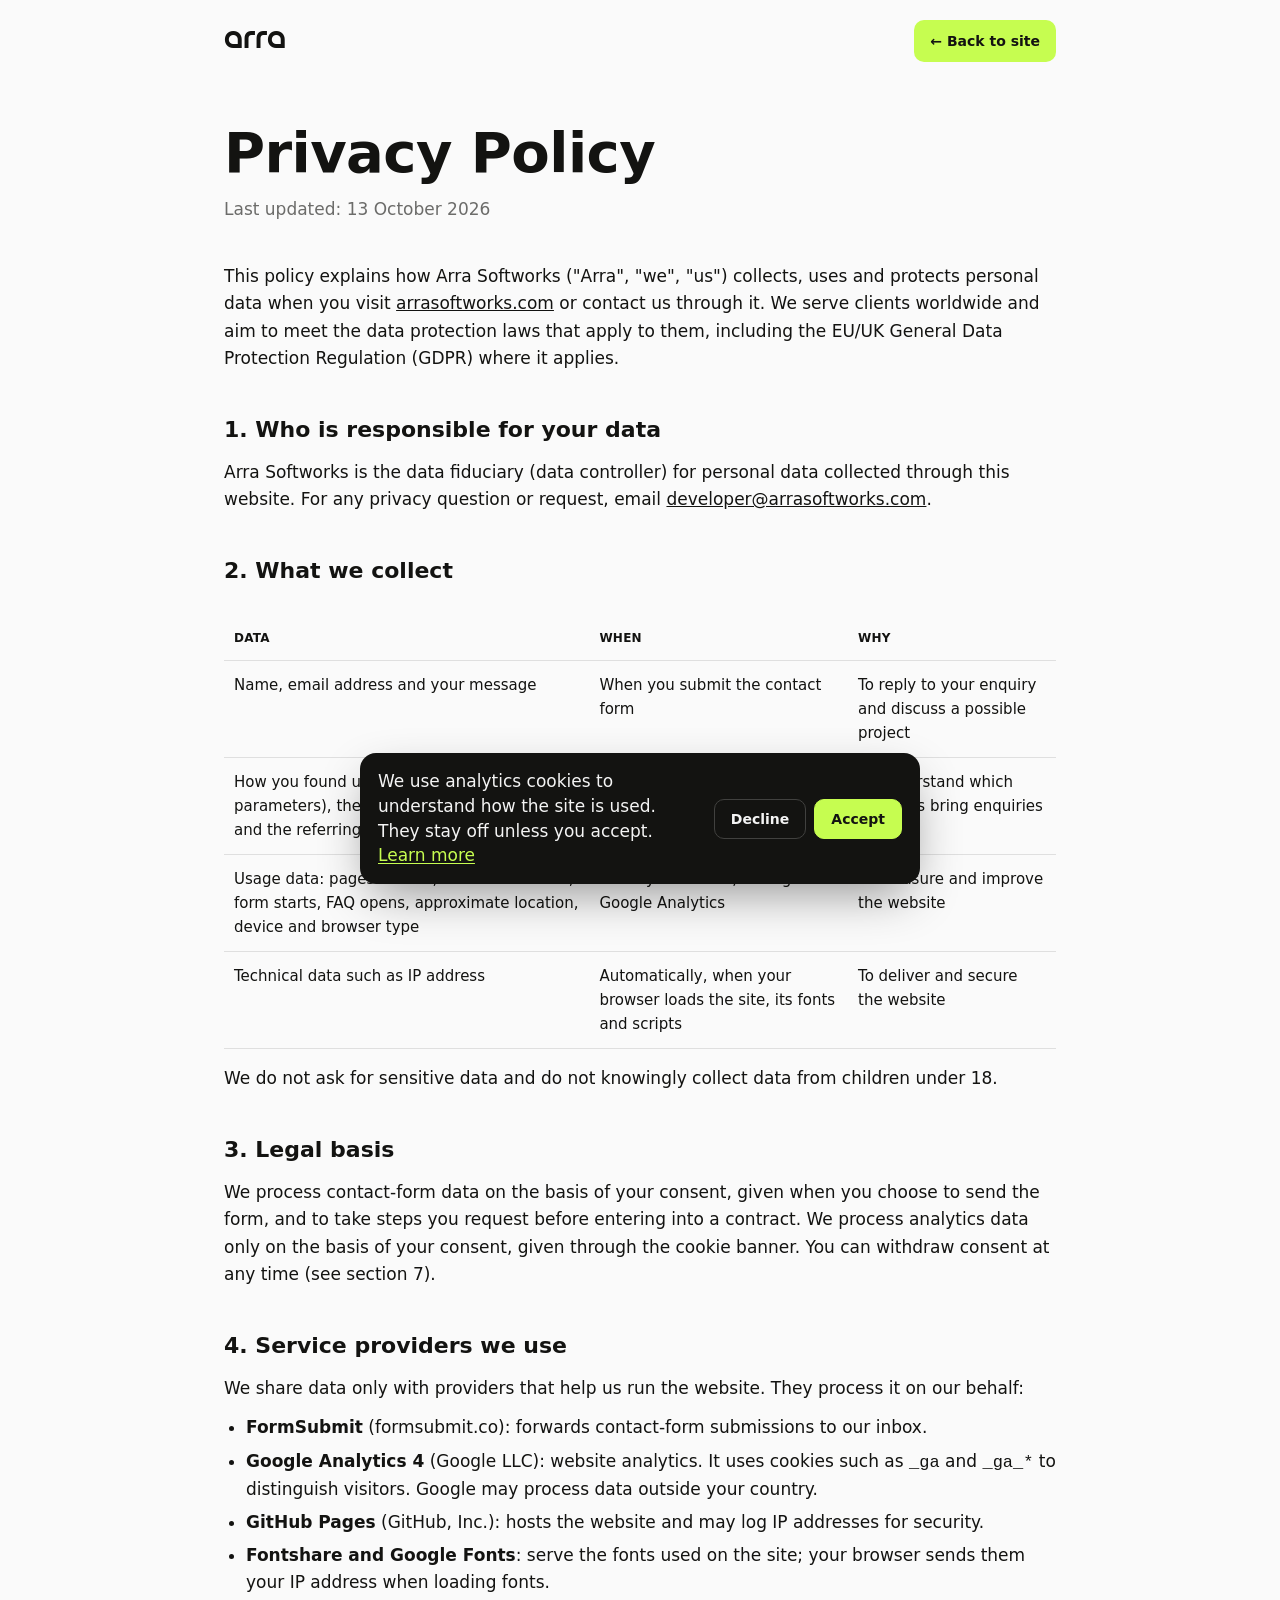
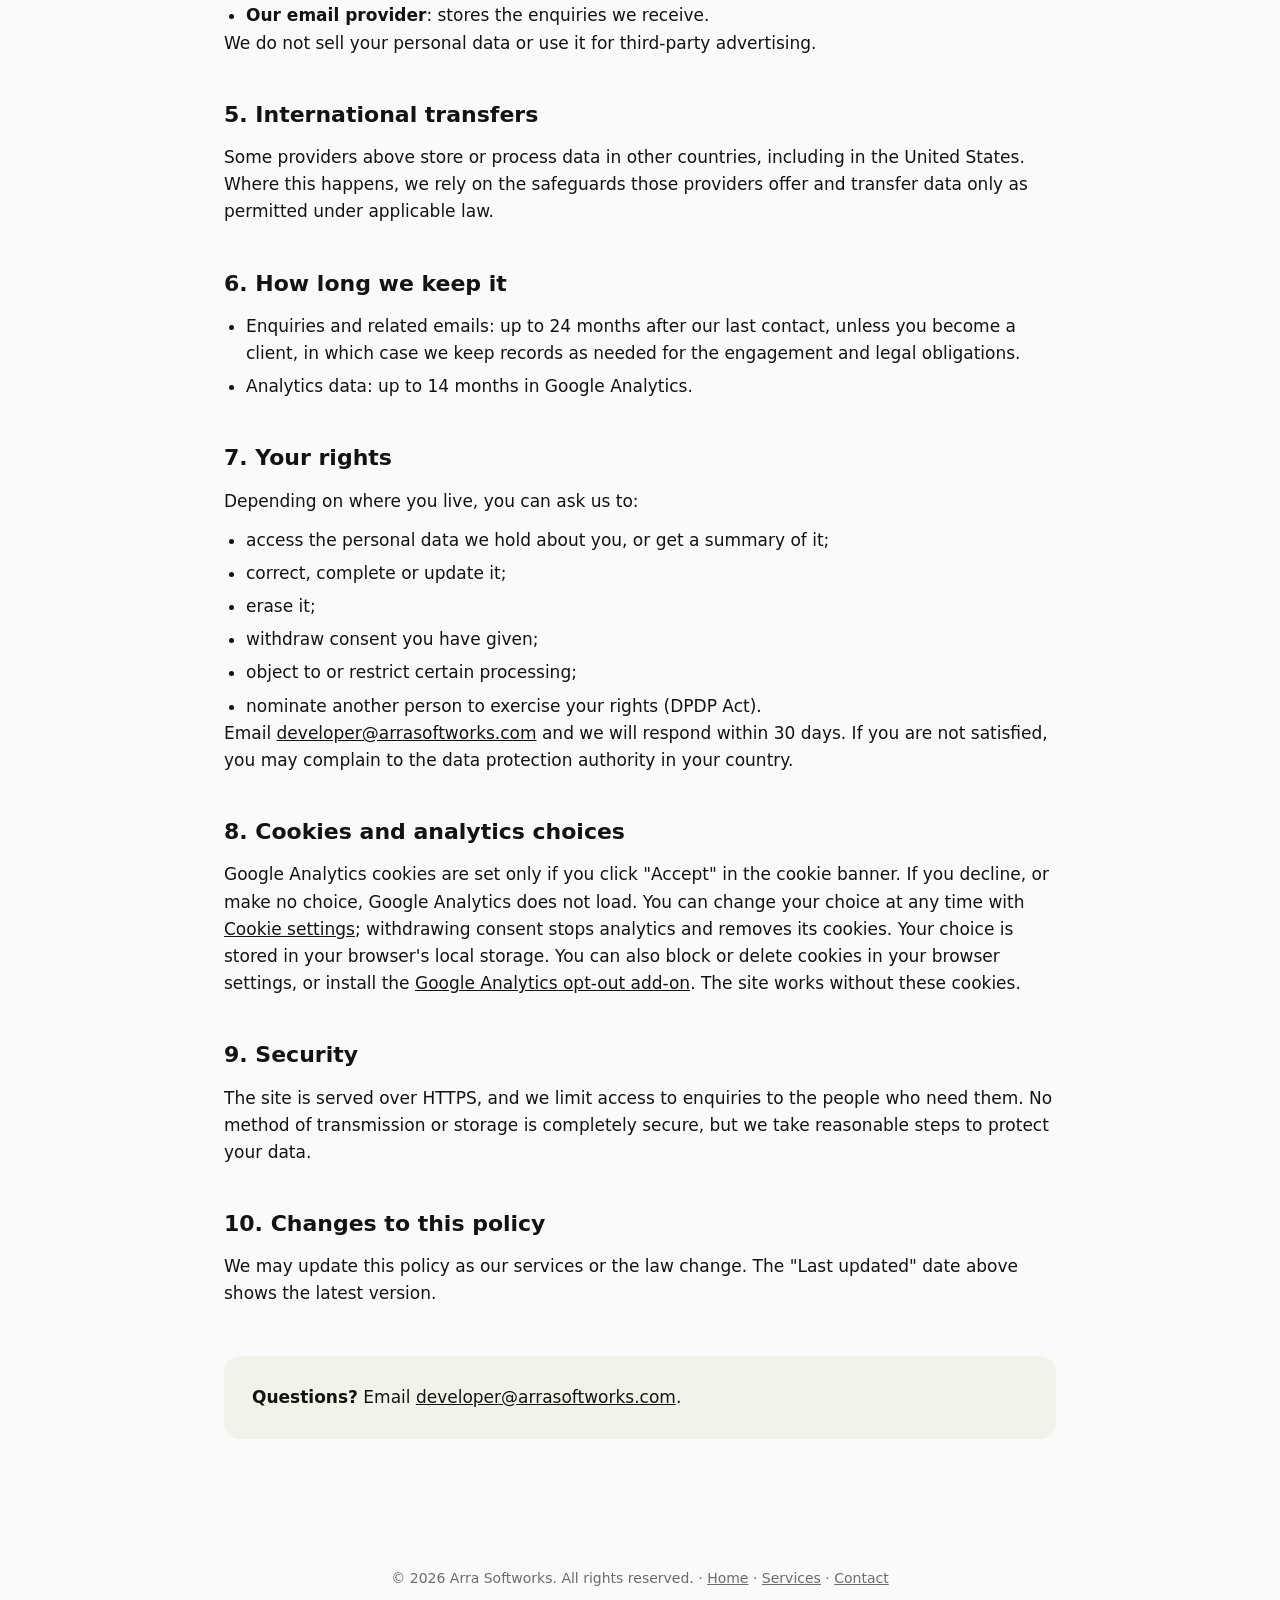
<file: privacy.html>
<!DOCTYPE html>
<html lang="en">
<head>
  <meta charset="UTF-8" />
  <meta name="viewport" content="width=device-width, initial-scale=1" />
  <title>Privacy Policy | Arra Softworks</title>
  <meta name="description" content="How Arra Softworks collects, uses and protects personal data submitted through arrasoftworks.com." />
  <link rel="canonical" href="https://arrasoftworks.com/privacy.html" />
  <meta name="robots" content="index, follow" />
  <meta name="theme-color" content="#131311" />
  <link rel="icon" href="favicon.ico?v=2" sizes="48x48" />
  <link rel="icon" href="favicon-32.png?v=2" sizes="32x32" type="image/png" />
  <link rel="icon" href="icon-192.png?v=2" sizes="192x192" type="image/png" />
  <link rel="icon" href="icon-512.png?v=2" sizes="512x512" type="image/png" />
  <link rel="apple-touch-icon" href="apple-touch-icon.png?v=2" />
  <link rel="manifest" href="site.webmanifest?v=1" />
  <meta property="og:type" content="website" />
  <meta property="og:site_name" content="Arra Softworks" />
  <meta property="og:locale" content="en_US" />
  <meta property="og:title" content="Privacy Policy | Arra Softworks" />
  <meta property="og:description" content="How Arra Softworks collects, uses and protects personal data submitted through arrasoftworks.com." />
  <meta property="og:url" content="https://arrasoftworks.com/privacy.html" />
  <meta property="og:image" content="https://arrasoftworks.com/og.png?v=2" />
  <meta property="og:image:width" content="1200" />
  <meta property="og:image:height" content="630" />
  <meta property="og:image:alt" content="Arra Softworks: MVP and app development for startups and brands. One team for the app and everything after." />
  <meta name="twitter:card" content="summary_large_image" />
  <meta name="twitter:title" content="Privacy Policy | Arra Softworks" />
  <meta name="twitter:description" content="How Arra Softworks collects, uses and protects personal data submitted through arrasoftworks.com." />
  <meta name="twitter:image" content="https://arrasoftworks.com/og.png?v=2" />
  <script type="application/ld+json">
  {
    "@context": "https://schema.org",
    "@type": "WebPage",
    "@id": "https://arrasoftworks.com/privacy.html#webpage",
    "url": "https://arrasoftworks.com/privacy.html",
    "name": "Privacy Policy | Arra Softworks",
    "isPartOf": { "@id": "https://arrasoftworks.com/#website" },
    "publisher": { "@id": "https://arrasoftworks.com/#organization" },
    "inLanguage": "en",
    "dateModified": "2026-10-13"
  }
  </script>
  <link rel="preconnect" href="https://api.fontshare.com" crossorigin />
  <link rel="preconnect" href="https://cdn.fontshare.com" crossorigin />
  <!-- Non-blocking font CSS (same pattern as the home page); metric-matched fallbacks below keep the swap from reflowing -->
  <link rel="stylesheet" href="https://api.fontshare.com/v2/css?f[]=satoshi@400,500,700,900&display=swap" media="print" onload="this.media='all'" />
  <noscript><link rel="stylesheet" href="https://api.fontshare.com/v2/css?f[]=satoshi@400,500,700,900&display=swap" /></noscript>
  <script src="analytics.js?v=3" defer></script>
  <style>
    @font-face { font-family: "Aonic"; src: url("aonic.medium.ttf") format("truetype"); font-weight: 500; font-display: swap; }
    :root { --ink: #131311; --ink-600: #6c6c6a; --ink-300: #dfdfdf; --paper: #fafafa; --cream: #f3f2ea; --accent: #c6fd50; }
    * { box-sizing: border-box; margin: 0; padding: 0; }
    body { font-family: "Satoshi", system-ui, -apple-system, "Segoe UI", sans-serif; color: var(--ink); background: var(--paper); line-height: 1.6; -webkit-font-smoothing: antialiased; }
    a { color: inherit; }
    .top { display: flex; justify-content: space-between; align-items: center; padding: 20px 24px; max-width: 880px; margin: 0 auto; }
    .logo { font-family: "Aonic", sans-serif; font-size: 30px; text-decoration: none; line-height: 1; }
    .back { font-size: 14px; font-weight: 700; text-decoration: none; padding: 10px 16px; border-radius: 10px; background: var(--accent); }
    main { max-width: 880px; margin: 0 auto; padding: 40px 24px 96px; }
    h1 { font-size: clamp(36px, 6vw, 56px); font-weight: 900; line-height: 1.1; letter-spacing: -.01em; margin-bottom: 12px; }
    .updated { color: var(--ink-600); font-weight: 500; margin-bottom: 40px; }
    h2 { font-size: 22px; font-weight: 900; margin: 40px 0 12px; }
    p, li { font-size: 17px; font-weight: 500; }
    p + p { margin-top: 12px; }
    ul { margin: 12px 0 0 22px; }
    li + li { margin-top: 6px; }
    table { width: 100%; border-collapse: collapse; margin-top: 16px; font-size: 15px; }
    th, td { text-align: left; padding: 12px 10px; border-bottom: 1px solid var(--ink-300); vertical-align: top; }
    th { font-size: 12px; text-transform: uppercase; letter-spacing: .02em; }
    .table-wrap { overflow-x: auto; }
    .card { margin-top: 48px; padding: 28px; border-radius: 16px; background: var(--cream); }
    footer { text-align: center; padding: 32px 24px; font-size: 14px; color: var(--ink-600); }
    :focus-visible { outline: 2px solid var(--ink); outline-offset: 3px; border-radius: 6px; }
    /* Metric-matched fallbacks so the web-font swap doesn't reflow text (see styles.css) */
    @font-face { font-family: "Satoshi Fallback"; src: local("Arial"), local("ArialMT"); font-weight: 300 500; size-adjust: 102.44%; ascent-override: 98.59%; descent-override: 23.43%; line-gap-override: 9.76%; }
    @font-face { font-family: "Satoshi Fallback"; src: local("Arial Bold"), local("Arial-BoldMT"); font-weight: 600 700; size-adjust: 98.21%; ascent-override: 102.85%; descent-override: 24.44%; line-gap-override: 10.18%; }
    @font-face { font-family: "Satoshi Fallback"; src: local("Arial Bold"), local("Arial-BoldMT"); font-weight: 800 900; size-adjust: 101.48%; ascent-override: 99.52%; descent-override: 23.65%; line-gap-override: 9.85%; }
    body { font-family: "Satoshi", "Satoshi Fallback", system-ui, -apple-system, "Segoe UI", sans-serif; }
    .back span { display: inline-block; }
    @media (prefers-reduced-motion: no-preference) {
      html { scroll-behavior: smooth; }
      /* Page transition shared with the home page */
      @view-transition { navigation: auto; }
      ::view-transition-old(root) { animation: vtOut .28s cubic-bezier(.44, 0, .56, 1) both; }
      ::view-transition-new(root) { animation: vtIn .5s cubic-bezier(.165, .84, .44, 1) both; }
      @keyframes vtOut { to { opacity: 0; transform: translateY(-12px); } }
      @keyframes vtIn { from { opacity: 0; transform: translateY(16px); } }
      /* Light entrance: transform/opacity only */
      main > h1, main > .updated, main > p:first-of-type { animation: rise .8s cubic-bezier(.165, .84, .44, 1) both; }
      main > .updated { animation-delay: .08s; }
      main > p:first-of-type { animation-delay: .16s; }
      @keyframes rise { from { opacity: 0; transform: translateY(14px); } }
      .back { transition: translate .3s cubic-bezier(.165, .84, .44, 1), box-shadow .3s; }
      .back:hover { translate: 0 -2px; box-shadow: 0 10px 22px -10px rgba(198, 253, 80, .9); }
      .back span { transition: translate .35s cubic-bezier(.34, 1.56, .64, 1); }
      .back:hover span { translate: -4px 0; }
      .logo { display: inline-block; transition: rotate .5s cubic-bezier(.34, 1.56, .64, 1); }
      .logo:hover { rotate: -6deg; }
    }
  </style>
</head>
<body>
  <header class="top">
    <a href="/" class="logo" aria-label="Arra Softworks home">arra</a>
    <a href="/" class="back"><span aria-hidden="true">←</span> Back to site</a>
  </header>

  <main>
    <h1>Privacy Policy</h1>
    <p class="updated">Last updated: 13 October 2026</p>

    <p>This policy explains how Arra Softworks ("Arra", "we", "us") collects, uses and protects personal data when you visit <a href="https://arrasoftworks.com/">arrasoftworks.com</a> or contact us through it. We serve clients worldwide and aim to meet the data protection laws that apply to them, including the EU/UK General Data Protection Regulation (GDPR) where it applies.</p>

    <h2>1. Who is responsible for your data</h2>
    <p>Arra Softworks is the data fiduciary (data controller) for personal data collected through this website. For any privacy question or request, email <a href="mailto:developer@arrasoftworks.com">developer@arrasoftworks.com</a>.</p>

    <h2>2. What we collect</h2>
    <div class="table-wrap">
      <table>
        <thead><tr><th>Data</th><th>When</th><th>Why</th></tr></thead>
        <tbody>
          <tr><td>Name, email address and your message</td><td>When you submit the contact form</td><td>To reply to your enquiry and discuss a possible project</td></tr>
          <tr><td>How you found us: campaign tags (UTM parameters), the first page you landed on and the referring website</td><td>Sent along with the contact form</td><td>To understand which channels bring enquiries</td></tr>
          <tr><td>Usage data: pages viewed, clicks on buttons, form starts, FAQ opens, approximate location, device and browser type</td><td>While you browse, through Google Analytics</td><td>To measure and improve the website</td></tr>
          <tr><td>Technical data such as IP address</td><td>Automatically, when your browser loads the site, its fonts and scripts</td><td>To deliver and secure the website</td></tr>
        </tbody>
      </table>
    </div>
    <p style="margin-top:16px">We do not ask for sensitive data and do not knowingly collect data from children under 18.</p>

    <h2>3. Legal basis</h2>
    <p>We process contact-form data on the basis of your consent, given when you choose to send the form, and to take steps you request before entering into a contract. We process analytics data only on the basis of your consent, given through the cookie banner. You can withdraw consent at any time (see section 7).</p>

    <h2>4. Service providers we use</h2>
    <p>We share data only with providers that help us run the website. They process it on our behalf:</p>
    <ul>
      <li><strong>FormSubmit</strong> (formsubmit.co): forwards contact-form submissions to our inbox.</li>
      <li><strong>Google Analytics 4</strong> (Google LLC): website analytics. It uses cookies such as <code>_ga</code> and <code>_ga_*</code> to distinguish visitors. Google may process data outside your country.</li>
      <li><strong>GitHub Pages</strong> (GitHub, Inc.): hosts the website and may log IP addresses for security.</li>
      <li><strong>Fontshare and Google Fonts</strong>: serve the fonts used on the site; your browser sends them your IP address when loading fonts.</li>
      <li><strong>Our email provider</strong>: stores the enquiries we receive.</li>
    </ul>
    <p>We do not sell your personal data or use it for third-party advertising.</p>

    <h2>5. International transfers</h2>
    <p>Some providers above store or process data in other countries, including in the United States. Where this happens, we rely on the safeguards those providers offer and transfer data only as permitted under applicable law.</p>

    <h2>6. How long we keep it</h2>
    <ul>
      <li>Enquiries and related emails: up to 24 months after our last contact, unless you become a client, in which case we keep records as needed for the engagement and legal obligations.</li>
      <li>Analytics data: up to 14 months in Google Analytics.</li>
    </ul>

    <h2>7. Your rights</h2>
    <p>Depending on where you live, you can ask us to:</p>
    <ul>
      <li>access the personal data we hold about you, or get a summary of it;</li>
      <li>correct, complete or update it;</li>
      <li>erase it;</li>
      <li>withdraw consent you have given;</li>
      <li>object to or restrict certain processing;</li>
      <li>nominate another person to exercise your rights (DPDP Act).</li>
    </ul>
    <p>Email <a href="mailto:developer@arrasoftworks.com">developer@arrasoftworks.com</a> and we will respond within 30 days. If you are not satisfied, you may complain to the data protection authority in your country.</p>

    <h2 id="cookies">8. Cookies and analytics choices</h2>
    <p>Google Analytics cookies are set only if you click "Accept" in the cookie banner. If you decline, or make no choice, Google Analytics does not load. You can change your choice at any time with <a href="#cookies" data-cookie-settings>Cookie settings</a>; withdrawing consent stops analytics and removes its cookies. Your choice is stored in your browser's local storage. You can also block or delete cookies in your browser settings, or install the <a href="https://tools.google.com/dlpage/gaoptout" rel="noopener">Google Analytics opt-out add-on</a>. The site works without these cookies.</p>

    <h2>9. Security</h2>
    <p>The site is served over HTTPS, and we limit access to enquiries to the people who need them. No method of transmission or storage is completely secure, but we take reasonable steps to protect your data.</p>

    <h2>10. Changes to this policy</h2>
    <p>We may update this policy as our services or the law change. The "Last updated" date above shows the latest version.</p>

    <div class="card">
      <p><strong>Questions?</strong> Email <a href="mailto:developer@arrasoftworks.com">developer@arrasoftworks.com</a>.</p>
    </div>
  </main>

  <footer>© <span id="year">2026</span> Arra Softworks. All rights reserved. · <a href="/">Home</a> · <a href="/#services">Services</a> · <a href="/#cta">Contact</a></footer>
  <script>document.getElementById("year").textContent = new Date().getFullYear();</script>
</body>
</html>
</file>
<file: styles.css>
/* ===== Tokens ===== */
:root {
  --ink: #131311;
  --ink-900: #1c1d1a;
  --ink-800: #2a2a27;
  --ink-700: #41413f;
  --ink-600: #6c6c6a;
  --ink-500: #969694;
  --ink-400: #b9b9b7;
  --ink-300: #dfdfdf;
  --ink-200: #eaeaea;
  --ink-100: #f4f4f4;
  --cream: #f3f2ea;
  --paper: #fafafa;
  --accent: #c6fd50;
  --accent-dark: #96d411;
  --accent-glow: rgba(198, 253, 80, .4);

  --font: "Satoshi", "Satoshi Fallback", system-ui, -apple-system, "Segoe UI", sans-serif;
  --hand: "Sedgwick Ave", "Comic Sans MS", cursive;

  --ease-out: cubic-bezier(.165, .84, .44, 1);
  --ease-soft: cubic-bezier(.215, .61, .355, 1);
  --ease-io: cubic-bezier(.44, 0, .56, 1);
  --ease-spring: cubic-bezier(.34, 1.56, .64, 1);

  --shadow: 0 1px 2px rgba(19, 19, 17, .05), 0 16px 36px -16px rgba(19, 19, 17, .28);
  --shadow-lift: 0 2px 4px rgba(19, 19, 17, .06), 0 24px 48px -18px rgba(19, 19, 17, .35);
  --hairline: rgba(19, 19, 17, .1);
  --border: 1px solid var(--hairline);
  --radius: 10px;
  --maxw: 1312px;
}

*, *::before, *::after { box-sizing: border-box; margin: 0; padding: 0; }
html { scroll-behavior: smooth; scroll-padding-top: 88px; -webkit-text-size-adjust: 100%; }
body {
  font-family: var(--font);
  font-size: 16px;
  line-height: 1.5;
  color: var(--ink);
  background: var(--paper);
  -webkit-font-smoothing: antialiased;
  overflow-x: hidden;
}
html { overflow-x: clip; }
img { max-width: 100%; display: block; }
a { color: inherit; text-decoration: none; }
button { font: inherit; color: inherit; background: none; border: 0; cursor: pointer; }
ul, ol { list-style: none; }
::selection { background: var(--accent); color: var(--ink); }

.container { width: 100%; max-width: calc(var(--maxw) + 80px); margin-inline: auto; padding-inline: 40px; }
section { position: relative; }

/* ===== Type ===== */
.eyebrow {
  font-size: 12px; font-weight: 700; letter-spacing: .02em;
  text-transform: uppercase; margin-bottom: 20px;
  display: inline-flex; align-items: center; gap: 8px;
}
.h2 {
  font-size: clamp(40px, 5.2vw, 61px); font-weight: 900; line-height: 1.1;
  letter-spacing: -.01em; max-width: 18ch; margin-bottom: 56px;
}
.dark { background: var(--ink); color: var(--paper); }
.dark .h2 { color: var(--paper); }

/* placeholder imagery: hue-driven gradients */
.shot, .float-card__img, .project__img, .member__img, .impact__img, .av, .avatars i, .quote footer i {
  background:
    radial-gradient(circle at 30% 25%, hsl(var(--h, 20) 70% 75% / .9), transparent 60%),
    linear-gradient(135deg, hsl(var(--h, 20) 45% 55%), hsl(calc(var(--h, 20) + 40) 40% 30%));
}

/* ===== Progress + cursor ===== */
/* Lives inside the nav, on the bottom edge of the frosted bar (::before is inset 8px). */
.progress {
  position: absolute; left: 0; right: 0; bottom: 8px; height: 3px; z-index: 1; pointer-events: none;
  background: var(--accent); box-shadow: 0 0 10px var(--accent-glow);
  transform-origin: 0 50%; transform: scaleX(0);
  opacity: 0; transition: opacity .4s;
}
.nav.is-scrolled .progress { opacity: 1; }
.cursor {
  position: fixed; top: -22px; left: -22px; width: 44px; height: 44px; border-radius: 50%;
  background: var(--accent); border: 1px solid var(--hairline);
  pointer-events: none; z-index: 150; opacity: 0; scale: .32;
  transition: scale .35s var(--ease-out), background-color .3s, opacity .3s;
}
.cursor.is-active { opacity: 1; }
.cursor.is-hover { scale: 1; background: var(--accent-glow); }
.cursor.is-down { scale: .24; }
.cursor.is-hover.is-down { scale: .82; }
.cursor.is-text { opacity: 0; }
@media (hover: none) { .cursor { display: none; } }

/* ===== Nav ===== */
.nav {
  position: fixed; top: 0; left: 0; right: 0; z-index: 100;
  display: flex; align-items: center; justify-content: space-between; gap: 24px;
  padding: 20px 40px;
  transition: transform .5s var(--ease-out);
  opacity: 0; animation: fadeIn .7s linear forwards;
}
.nav::before {
  content: ""; position: absolute; inset: 8px 0; z-index: -1; pointer-events: none;
  background: rgba(250, 250, 250, .8); -webkit-backdrop-filter: blur(12px); backdrop-filter: blur(12px);
  box-shadow: 0 1px 0 var(--hairline), 0 10px 30px -18px rgba(19, 19, 17, .35);
  opacity: 0; transform: translateY(-100%);
  transition: opacity .35s, transform .55s var(--ease-out);
}
@keyframes fadeIn { to { opacity: 1; } }
.nav.is-scrolled { transform: translateY(-8px); }
.nav.is-scrolled::before { opacity: 1; transform: none; }
.nav__logo { font-size: 26px; font-weight: 900; letter-spacing: -.02em; }
.nav__logo sup { font-size: .45em; font-weight: 700; }
.nav__links {
  margin-left: auto; display: flex; gap: 4px; padding: 3px 12px;
  background: var(--ink); border-radius: var(--radius);
}
.nav__links a {
  color: var(--paper); font-size: 12px; font-weight: 700; text-transform: uppercase;
  padding: 10px 8px; border-radius: 8px; transition: color .3s;
}
.nav__links a:hover { color: var(--accent); }
.nav__burger { display: none; width: 32px; height: 32px; position: relative; }
.nav__burger span {
  position: absolute; left: 6px; width: 20px; height: 2px; border-radius: 2px; background: var(--ink);
  transition: transform .4s var(--ease-out), top .4s var(--ease-out);
}
.nav__burger span:first-child { top: 11px; }
.nav__burger span:last-child { top: 19px; }
.nav__burger[aria-expanded="true"] span:first-child { top: 15px; transform: rotate(45deg); }
.nav__burger[aria-expanded="true"] span:last-child { top: 15px; transform: rotate(-45deg); }

.mobile-menu {
  position: fixed; inset: 0; z-index: 90; background: var(--paper);
  display: flex; flex-direction: column; justify-content: center; gap: 20px; padding: 40px 24px;
  clip-path: circle(0 at calc(100% - 40px) 36px);
  transition: clip-path .7s var(--ease-out);
}
.mobile-menu.is-open { clip-path: circle(150% at calc(100% - 40px) 36px); }
.mobile-menu a:not(.btn) { font-size: 40px; font-weight: 900; opacity: 0; transform: translateY(20px); transition: opacity .4s, transform .5s var(--ease-out); }
.mobile-menu.is-open a:not(.btn) { opacity: 1; transform: none; }
.mobile-menu.is-open a:nth-child(2) { transition-delay: .06s; }
.mobile-menu.is-open a:nth-child(3) { transition-delay: .12s; }
.mobile-menu.is-open a:nth-child(4) { transition-delay: .18s; }

/* ===== Buttons ===== */
.btn {
  position: relative; display: inline-flex; align-items: center; gap: 16px;
  padding: 8px 8px 8px 24px; min-height: 48px;
  font-size: 12px; font-weight: 700; text-transform: uppercase; letter-spacing: .02em;
  border: var(--border); border-radius: var(--radius);
  transition: transform .3s var(--ease-out), box-shadow .3s var(--ease-out), background .3s;
  will-change: transform;
}
.btn--accent { background: var(--accent); box-shadow: var(--shadow); }
.btn--dark { background: var(--ink); color: var(--paper); box-shadow: var(--shadow); }
.btn--ghost { background: transparent; padding-right: 24px; }
.btn--sm { min-height: 44px; padding-left: 16px; }
.btn--lg { min-height: 60px; font-size: 14px; }
.btn--full { width: 100%; justify-content: center; }
.btn:hover { box-shadow: 0 0 0 var(--ink); }
.btn--accent:hover, .btn--dark:hover { transform: translate(3px, 3px); }
.btn--ghost:hover { background: var(--ink); color: var(--paper); }

/* label roll */
.btn__label { position: relative; display: inline-block; overflow: hidden; line-height: 1.3; vertical-align: middle; }
.btn__roll { position: relative; display: inline-block; transition: transform .45s var(--ease-out); }
.btn__roll::after { content: attr(data-text); position: absolute; left: 0; top: 100%; white-space: nowrap; }
.btn:hover .btn__roll { transform: translateY(-100%); }

/* arrow square: arrow exits right, re-enters from left */
.btn__arrow {
  position: relative; width: 32px; height: 32px; border-radius: 5px; overflow: hidden;
  display: grid; place-items: center; font-size: 16px; color: var(--paper); background: var(--ink);
  flex-shrink: 0;
}
.btn--dark .btn__arrow { background: var(--accent); color: var(--ink); }
.btn__arrow::before { content: "→"; position: absolute; transform: translateX(-32px); transition: transform .45s var(--ease-out); }
.btn:hover .btn__arrow { color: transparent; }
.btn:hover .btn__arrow::before { transform: translateX(0); color: var(--paper); }
.btn--dark:hover .btn__arrow::before { color: var(--ink); }
.btn__arrow { transition: color .2s; }

/* underline link */
.link-underline { position: relative; display: inline-block; overflow: hidden; padding-bottom: 4px; }
.link-underline::after {
  content: ""; position: absolute; left: 0; bottom: 0; width: 100%; height: 1px; background: currentColor;
  transform: translateX(-101%); transition: transform .5s var(--ease-io);
}
.link-underline:hover::after { transform: translateX(0); }
.nav__links .link-underline::after { bottom: 6px; left: 8px; width: calc(100% - 16px); transform: scaleX(0); transform-origin: 100% 50%; transition: transform .45s var(--ease-io); }
.nav__links .link-underline:hover::after { transform: scaleX(1); transform-origin: 0 50%; }

/* ===== Reveal system ===== */
.reveal { opacity: 0; transform: translateY(18px); filter: blur(6px); transition: opacity .9s var(--ease-soft), transform .9s var(--ease-soft), filter .9s var(--ease-soft); transition-delay: var(--d, 0s); }
.reveal.in { opacity: 1; transform: none; filter: none; }

.split .word { display: inline-block; overflow: hidden; vertical-align: top; padding-bottom: .18em; margin-bottom: -.18em; }
.split .word > span { display: inline-block; transform: translateY(105%); transition: transform .9s var(--ease-out); transition-delay: calc(var(--i) * 45ms + var(--d, 0s)); }
.split.in .word > span { transform: none; }

.chars .ch { display: inline-block; opacity: 0; transform: translateY(10px); transition: opacity .5s var(--ease-soft), transform .5s var(--ease-soft); transition-delay: calc(var(--i) * 8ms + var(--d, 0s)); }
.chars.in .ch { opacity: 1; transform: none; }
.chars .w { white-space: nowrap; }

/* ===== Hero ===== */
.hero { min-height: 100vh; min-height: 100svh; padding: 140px 0 60px; display: flex; flex-direction: column; justify-content: center; overflow: hidden; }
.hero__blob {
  position: absolute; left: 50%; top: -60px; width: min(1100px, 130vw); aspect-ratio: 1;
  border-radius: 50%; background: var(--ink-100); transform: translateX(-50%);
}
.hero__inner { position: relative; z-index: 3; text-align: center; display: flex; flex-direction: column; align-items: center; gap: 24px; max-width: 760px; }
.badge {
  display: inline-flex; align-items: center; gap: 8px; padding: 8px 14px; border-radius: 12px;
  background: var(--ink); color: var(--paper); font-size: 14px; font-weight: 500;
}
.dot { position: relative; width: 8px; height: 8px; border-radius: 50%; background: var(--accent); box-shadow: 0 0 6px 1px var(--accent); }
.dot::after { content: ""; position: absolute; inset: -4px; border-radius: 50%; border: 1px solid var(--accent); animation: pulse 1.8s var(--ease-out) infinite; }
@keyframes pulse { 0% { transform: scale(.5); opacity: 1; } 100% { transform: scale(2.2); opacity: 0; } }
.hero__title { font-size: clamp(48px, 7vw, 76px); font-weight: 900; line-height: 1; letter-spacing: -.02em; }
.hero__sub { font-size: 18px; font-weight: 700; line-height: 1.2; max-width: 470px; }
.hero__actions { display: flex; flex-wrap: wrap; justify-content: center; gap: 12px; }
.hero__proof { display: flex; align-items: center; gap: 12px; font-size: 13px; font-weight: 500; }
.avatars { display: flex; }
.avatars i { width: 30px; height: 30px; border-radius: 50%; border: 2px solid var(--paper); margin-left: -8px; }
.avatars i:nth-child(1) { --h: 20; margin-left: 0; } .avatars i:nth-child(2) { --h: 110; } .avatars i:nth-child(3) { --h: 200; } .avatars i:nth-child(4) { --h: 300; }

/* intro sequence (runs once on load, not on scroll) */
.intro { opacity: 0; transform: translateY(10px); transition: opacity .9s var(--ease-soft), transform .9s var(--ease-soft); transition-delay: var(--d, 0s); }
.intro--pop { transform: translateY(10px) scale(.9); }
body.loaded .intro { opacity: 1; transform: none; }

/* floating cards */
.hero__floats { position: absolute; inset: 0; z-index: 2; pointer-events: none; }
.float-card {
  position: absolute; left: var(--x); top: var(--y); width: clamp(140px, 13vw, 190px);
  padding: 10px 10px 16px; background: #f2f2f2; border: var(--border); border-radius: var(--radius); box-shadow: var(--shadow);
  opacity: 0; transform: translate(var(--fx), var(--fy)) rotate(var(--fr)) scale(.9);
  transition: opacity .7s var(--ease-out), transform .7s var(--ease-out);
  pointer-events: auto;
}
.float-card__img { aspect-ratio: 1; border-radius: 5px; margin-bottom: 14px; transition: transform .5s var(--ease-out); }
.float-card figcaption { font-size: 12px; font-weight: 700; }
body.loaded .float-card { opacity: 1; transform: translate(0, 0) rotate(var(--r)) scale(1); transition-delay: .5s; }
.float-card:hover .float-card__img { transform: scale(1.04); }
.annotation {
  position: absolute; left: var(--x); top: var(--y); transform: rotate(var(--r));
  font-family: var(--hand); font-size: 15px; color: var(--ink); max-width: 150px; text-align: center;
  opacity: 0; transition: opacity .7s var(--ease-soft) 1.5s;
}
.annotation svg { width: 48px; height: 48px; display: block; margin: 4px auto 0; }
.annotation path { stroke-dasharray: 120; stroke-dashoffset: 120; transition: stroke-dashoffset 1s var(--ease-soft) 1.6s; }
body.loaded .annotation { opacity: 1; }
body.loaded .annotation path { stroke-dashoffset: 0; }

/* hero ticker gallery */
.gallery { padding-block: 40px 100px; overflow: hidden; }
.hero__gallery { position: relative; z-index: 3; display: grid; gap: 14px; }
.shot { width: 260px; aspect-ratio: 16/10; border-radius: var(--radius); border: var(--border); flex-shrink: 0; }

/* ===== Ticker ===== */
.ticker { overflow: hidden; -webkit-mask-image: linear-gradient(90deg, transparent, #000 8%, #000 92%, transparent); mask-image: linear-gradient(90deg, transparent, #000 8%, #000 92%, transparent); }
.ticker__track { display: flex; gap: 14px; width: max-content; animation: marquee var(--dur, 40s) linear infinite; }
.ticker--reverse .ticker__track { animation-direction: reverse; }
.ticker:hover .ticker__track { animation-play-state: paused; }
@keyframes marquee { to { transform: translateX(calc(-50% - 7px)); } }

/* ===== Logos strip ===== */
.logos { padding: 0; background: var(--accent); border-block: var(--border); }
.logos__label { display: none; }
.logos .ticker { -webkit-mask-image: none; mask-image: none; }
.logos .ticker__track { gap: 32px; padding: 22px 0; align-items: center; }
.logo-ph { display: inline-flex; align-items: center; gap: 32px; font-size: 20px; font-weight: 700; text-transform: uppercase; color: var(--ink-900); white-space: nowrap; }
.logo-ph::after { content: ""; width: 7px; height: 7px; border-radius: 50%; background: var(--ink-900); }

/* ===== Problem ===== */
.problem { padding-block: 140px 100px; }
.problem__grid { display: grid; grid-template-columns: repeat(3, 1fr); gap: 20px; }
.card {
  padding: 24px; border: var(--border); border-radius: var(--radius); background: var(--cream); box-shadow: var(--shadow);
  display: flex; flex-direction: column; gap: 14px; min-height: 240px;
  transform-style: preserve-3d; transition: box-shadow .3s var(--ease-out), background .3s;
}
.card:nth-child(2) { background: var(--accent); }
.card__num { font-size: 12px; font-weight: 900; width: 32px; height: 32px; border-radius: 50%; display: grid; place-items: center; background: var(--ink); color: var(--accent); }
.card h3 { font-size: 22px; font-weight: 900; margin-top: auto; }
.card p { font-weight: 500; color: var(--ink-700); }

/* ===== Process ===== */
.process { padding-block: 140px; border-radius: 24px 24px 0 0; }
.process__wrap { display: grid; grid-template-columns: 1fr 1.2fr; gap: 80px; align-items: start; }
.process__side { position: sticky; top: 120px; }
.process__bar { height: 4px; background: var(--ink-800); border-radius: 4px; overflow: hidden; margin-bottom: 16px; max-width: 320px; }
.process__bar span { display: block; height: 100%; width: 100%; background: var(--accent); transform-origin: 0 50%; transform: scaleX(0); }
.process__count { font-size: 14px; color: var(--ink-400); font-weight: 700; }
.process__count b { color: var(--accent); font-size: 28px; font-weight: 900; }
.process__steps { display: flex; flex-direction: column; gap: 18px; }
.step {
  position: relative; padding: 28px 28px 28px 88px; border-radius: 16px; background: var(--ink-800);
  border: 1.5px solid var(--ink-700); opacity: .4; transform: scale(.97);
  transition: opacity .5s var(--ease-soft), transform .5s var(--ease-out), background .5s, color .5s, border-color .5s;
}
.step.is-active { opacity: 1; transform: none; background: var(--accent); color: var(--ink); border-color: var(--ink); box-shadow: var(--shadow); }
.step__n { position: absolute; left: 28px; top: 28px; width: 36px; height: 36px; border-radius: 50%; display: grid; place-items: center; background: var(--ink); color: var(--accent); font-size: 12px; font-weight: 900; }
.step h3 { font-size: 22px; font-weight: 900; margin-bottom: 6px; }
.step p { font-weight: 500; }

/* ===== Highlights ===== */
.highlights { padding-block: 140px; }
.stats { display: grid; grid-template-columns: repeat(4, 1fr); gap: 20px; margin-bottom: 40px; }
.stat { padding: 28px 24px; border-radius: var(--radius); background: var(--accent); border: var(--border); box-shadow: var(--shadow); }
.stat b { display: block; font-size: clamp(40px, 5vw, 61px); font-weight: 900; line-height: 1; margin-bottom: 12px; }
.stat span { font-size: 16px; font-weight: 700; }
.features { display: grid; grid-template-columns: repeat(4, 1fr); gap: 20px; }
.feature { padding: 24px; border-radius: 16px; background: var(--ink-100); border: 1.5px solid var(--ink-300); transition: transform .4s var(--ease-out), border-color .3s; }
.feature:hover { transform: translateY(-6px); border-color: var(--ink); }
.feature__icon { display: inline-grid; place-items: center; width: 40px; height: 40px; border-radius: 8px; background: var(--ink); color: var(--accent); margin-bottom: 40px; transition: transform .6s var(--ease-out); }
.feature:hover .feature__icon { transform: rotate(180deg); }
.feature h3 { font-size: 18px; font-weight: 900; margin-bottom: 6px; }
.feature p { color: var(--ink-600); font-weight: 500; }

/* ===== Pricing ===== */
.pricing { padding-block: 140px; text-align: center; }
.pricing .h2 { margin-inline: auto; margin-bottom: 32px; }
.toggle { position: relative; display: inline-grid; grid-template-columns: 1fr 1fr; padding: 4px; margin-bottom: 48px; border-radius: 43px; background: var(--ink-200); }
.toggle__btn { position: relative; z-index: 1; padding: 10px 22px; font-size: 12px; font-weight: 700; text-transform: uppercase; transition: color .3s; }
.toggle__btn.is-active { color: var(--paper); }
.toggle__pill { position: absolute; top: 4px; bottom: 4px; left: 4px; width: calc(50% - 4px); border-radius: 43px; background: var(--ink); transition: transform .5s var(--ease-out); }
.toggle[data-plan="b"] .toggle__pill { transform: translateX(100%); }
.plans { display: grid; grid-template-columns: repeat(2, minmax(0, 420px)); justify-content: center; gap: 24px; text-align: left; }
.plan { position: relative; padding: 40px 24px; border-radius: 16px; background: var(--ink-900); color: var(--paper); display: flex; flex-direction: column; gap: 20px; transform-style: preserve-3d; }
.plan--featured { background: var(--ink-100); color: var(--ink); border: var(--border); box-shadow: var(--shadow); }
.plan h3 { display: inline-block; align-self: flex-start; padding: 7px; border-radius: 3px; font-size: 12px; font-weight: 700; text-transform: uppercase; background: var(--accent); color: var(--ink); }
.plan__badge { position: absolute; top: -16px; right: 24px; padding: 8px 14px; border-radius: 30px; background: var(--ink); color: var(--accent); font-size: 12px; font-weight: 700; text-transform: uppercase; }
.plan__price { display: flex; align-items: flex-end; gap: 6px; }
.price { font-size: 48px; font-weight: 900; line-height: 1; display: inline-block; }
.price.flip { animation: flip .5s var(--ease-out); }
@keyframes flip { 0% { transform: translateY(0); opacity: 1; } 45% { transform: translateY(-40%); opacity: 0; } 55% { transform: translateY(40%); opacity: 0; } 100% { transform: none; opacity: 1; } }
.plan__price small { font-weight: 600; font-size: 14px; }
.plan__desc { font-weight: 600; opacity: .8; }
.plan ul { display: flex; flex-direction: column; gap: 10px; padding-top: 24px; border-top: 1.5px solid var(--ink-700); }
.plan--featured ul { border-color: var(--ink); }
.plan li { display: flex; align-items: center; gap: 10px; font-weight: 500; }
.plan li::before { content: "✓"; width: 16px; height: 16px; flex-shrink: 0; display: grid; place-items: center; border-radius: 50%; background: var(--ink-700); color: var(--accent); font-size: 10px; }
.plan .btn { margin-top: auto; }
.plan:not(.plan--featured) .btn--ghost { border-color: var(--ink-400); color: var(--paper); }
.plan:not(.plan--featured) .btn--ghost:hover { background: var(--paper); color: var(--ink); }
.addon { display: flex; flex-wrap: wrap; align-items: center; justify-content: center; gap: 16px; max-width: 864px; margin: 32px auto 0; padding: 20px 24px; border-radius: 16px; background: var(--accent); border: var(--border); box-shadow: var(--shadow); }
.addon em { font-style: normal; font-weight: 900; padding: 8px 14px; border-radius: 30px; background: var(--ink); color: var(--paper); }

/* ===== Work ===== */
.work { padding-block: 140px; overflow: hidden; }
.work__rail { display: flex; gap: 24px; padding: 0 40px; overflow-x: auto; scroll-snap-type: x mandatory; scrollbar-width: none; cursor: grab; }
.work__rail::-webkit-scrollbar { display: none; }
.work__rail.is-dragging { cursor: grabbing; scroll-snap-type: none; }
.project { flex: 0 0 clamp(280px, 38vw, 520px); scroll-snap-align: start; padding: 10px 10px 20px; border-radius: var(--radius); background: var(--ink-800); }
.project__img { aspect-ratio: 4/3; border-radius: 7px; transform: scale(1.25); }
.project > div:first-child { overflow: hidden; }
.project { overflow: hidden; }
.project__meta { display: flex; justify-content: space-between; align-items: baseline; padding: 16px 6px 0; }
.project__meta h3 { font-size: 20px; font-weight: 900; }
.project__meta span { color: var(--ink-400); font-size: 14px; }
.project:hover .project__meta h3 { color: var(--accent); }

/* ===== Why ===== */
.why { padding-block: 140px; }
.table-wrap { overflow-x: auto; }
.compare { width: 100%; min-width: 640px; border-collapse: collapse; }
.compare th, .compare td { padding: 20px; text-align: left; border-bottom: 1px solid var(--ink-300); font-weight: 700; }
.compare th { font-size: 12px; text-transform: uppercase; }
.compare th:not(:first-child) span, .compare th:not(:first-child) { white-space: nowrap; }
.compare td:first-child { font-size: 12px; text-transform: uppercase; color: var(--ink-700); }
.compare .us { background: var(--accent); }
.compare thead .us { border-radius: 10px 10px 0 0; }
.compare tr { transition: background .3s; }
.compare tbody tr:hover { background: var(--ink-100); }
.compare i { display: inline-grid; place-items: center; width: 22px; height: 22px; border-radius: 50%; font-style: normal; font-size: 11px; transform: scale(0); transition: transform .5s var(--ease-out); transition-delay: calc(var(--i, 0) * 60ms); }
.table-wrap.in i { transform: scale(1); }
.compare i.yes { background: var(--ink); color: var(--accent); }
.compare i.yes::before { content: "✓"; }
.compare i.no { background: var(--ink-400); color: var(--cream); }
.compare i.no::before { content: "✕"; }

/* ===== Team ===== */
.team { padding-block: 40px 140px; }
.avatars-row { display: flex; padding-left: 10px; margin-bottom: 48px; }
.av { position: relative; width: 48px; height: 48px; border-radius: 50%; border: 1px solid var(--hairline); margin-left: -10px; transition: transform .35s var(--ease-out); }
.av:hover { transform: translateY(-6px); z-index: 2; }
.av::after {
  content: attr(data-name) "\A" attr(data-role); white-space: pre; position: absolute; bottom: calc(100% + 12px); left: 50%;
  padding: 10px 14px; border-radius: 4px; background: var(--ink-800); color: var(--paper); font-size: 13px; font-weight: 600;
  opacity: 0; transform: translate(-50%, 8px); pointer-events: none; transition: opacity .3s, transform .4s var(--ease-out);
}
.av:hover::after { opacity: 1; transform: translate(-50%, 0); }
.team__grid { display: grid; grid-template-columns: repeat(3, 1fr); gap: 24px; }
.member { padding: 10px 10px 18px; border: var(--border); border-radius: var(--radius); background: #f2f2f2; box-shadow: var(--shadow); transition: transform .5s var(--ease-out); }
.member:nth-child(1) { transform: rotate(-2deg); } .member:nth-child(3) { transform: rotate(2deg); }
.member:hover { transform: rotate(0) translateY(-6px); }
.member__img { aspect-ratio: 1; border-radius: 5px; margin-bottom: 14px; filter: grayscale(1); transition: filter .5s; }
.member:hover .member__img { filter: none; }
.member b { display: block; font-size: 18px; font-weight: 900; }
.member span { color: var(--ink-600); font-weight: 500; }

/* ===== Testimonials ===== */
.testimonials { padding-block: 140px; overflow: hidden; }
.testimonials .ticker__track { gap: 16px; padding: 8px 0 12px; }
.quote { width: 386px; min-height: 272px; padding: 24px; border-radius: var(--radius); background: var(--cream); color: var(--ink); box-shadow: var(--shadow); display: flex; flex-direction: column; justify-content: space-between; }
.quote p { font-size: 22px; font-weight: 900; line-height: 1.15; }
.quote footer { display: flex; align-items: center; gap: 12px; }
.quote footer i { width: 44px; height: 44px; border-radius: 50%; border: var(--border); }
.quote:nth-child(2) footer i { --h: 150; } .quote:nth-child(3) footer i { --h: 250; } .quote:nth-child(4) footer i { --h: 330; }
.quote footer span { font-size: 14px; font-weight: 500; }
.quote footer b { display: block; }

/* ===== FAQ ===== */
.faq { padding-block: 140px; display: grid; grid-template-columns: 1fr 1.6fr; gap: 64px; align-items: start; }
.faq__head { position: sticky; top: 120px; }
.faq__list { border-radius: 20px; background: var(--accent); border: var(--border); box-shadow: var(--shadow); padding: 16px 32px 24px; }
.qa { border-bottom: 1px solid var(--hairline); }
.qa:last-child { border-bottom: 0; }
.qa__q { width: 100%; display: flex; justify-content: space-between; align-items: center; gap: 24px; padding: 22px 0; text-align: left; font-size: 18px; font-weight: 700; }
.qa__icon { position: relative; width: 20px; height: 20px; border-radius: 50%; background: var(--ink); flex-shrink: 0; transition: transform .5s var(--ease-out); }
.qa__icon::before, .qa__icon::after { content: ""; position: absolute; left: 50%; top: 50%; width: 8px; height: 1.5px; background: var(--accent); transform: translate(-50%, -50%); }
.qa__icon::after { transform: translate(-50%, -50%) rotate(90deg); transition: transform .5s var(--ease-out); }
.qa.is-open .qa__icon { transform: rotate(180deg); }
.qa.is-open .qa__icon::after { transform: translate(-50%, -50%) rotate(0); }
.qa__a { height: 0; overflow: hidden; transition: height .5s var(--ease-out); }
.qa__a p { padding-bottom: 24px; max-width: 80%; font-weight: 500; opacity: 0; transform: translateY(-6px); transition: opacity .4s, transform .5s var(--ease-out); }
.qa.is-open .qa__a p { opacity: 1; transform: none; transition-delay: .1s; }

/* ===== Impact ===== */
.impact { padding-block: 40px 140px; }
.impact__card { display: grid; grid-template-columns: 1fr 1.2fr; gap: 64px; align-items: center; padding: 40px; border-radius: 20px; background: var(--cream); overflow: hidden; }
.impact__img { aspect-ratio: 4/3; border-radius: var(--radius); transform: scale(1.12); }
.impact__card > :first-child { overflow: hidden; border-radius: var(--radius); }
.impact h3 { font-size: clamp(28px, 3.4vw, 48px); font-weight: 900; line-height: 1.1; margin-bottom: 16px; }
.impact p:last-child { font-size: 18px; font-weight: 700; }

/* ===== CTA ===== */
.cta { padding-block: 160px; text-align: center; background: var(--ink-100); border-radius: 0 0 50% 50% / 0 0 80px 80px; overflow: hidden; }
.cta__title { font-size: clamp(44px, 7vw, 76px); font-weight: 900; line-height: 1; max-width: 14ch; margin: 0 auto 24px; }
.cta p { font-size: 20px; font-weight: 700; max-width: 500px; margin: 0 auto 40px; }

/* ===== Footer ===== */
.footer { padding-top: 92px; border-radius: 20px 20px 0 0; margin-top: -1px; overflow: hidden; }
.footer__top { display: flex; justify-content: space-between; gap: 48px; flex-wrap: wrap; }
.footer__desc { margin-top: 16px; max-width: 320px; color: var(--ink-400); font-weight: 500; }
.footer__cols { display: flex; gap: 64px; flex-wrap: wrap; }
.footer__cols div { display: flex; flex-direction: column; gap: 12px; align-items: flex-start; }
.footer__cols h4, .footer__cols .footer__h { font-size: 12px; text-transform: uppercase; color: var(--ink-500); margin-bottom: 4px; }
.footer__cols a { font-weight: 700; }
.footer__cols a:hover { color: var(--accent); }
.footer__big { font-size: 26vw; font-weight: 900; line-height: .8; letter-spacing: -.05em; color: var(--accent); text-align: center; margin-top: 64px; overflow: hidden; }
.footer__big span { display: inline-block; transform: translateY(60%); transition: transform 1.4s var(--ease-out); }
.footer__big.in span { transform: translateY(8%); }
.footer__bottom { display: flex; justify-content: space-between; gap: 16px; flex-wrap: wrap; padding-block: 24px 32px; font-size: 14px; color: var(--ink-400); }

/* ===== Responsive ===== */
@media (max-width: 1100px) {
  .features, .stats { grid-template-columns: repeat(2, 1fr); }
  .float-card:nth-child(n+3) { display: none; }
}
@media (max-width: 810px) {
  .container { padding-inline: 24px; }
  .nav { padding: 16px 24px; }
  .nav__links, .nav > .btn { display: none; }
  .nav__burger { display: block; }
  .hero { padding-top: 120px; }
  .hero__floats { display: none; }
  .problem__grid, .team__grid, .plans, .process__wrap, .faq, .impact__card { grid-template-columns: 1fr; }
  .process__side, .faq__head { position: static; }
  .process__wrap { gap: 40px; }
  .step { padding: 24px 20px 24px 76px; }
  .step__n { left: 20px; top: 24px; }
  .features, .stats { grid-template-columns: 1fr; }
  .quote { width: 300px; }
  .faq__list { padding: 8px 20px 16px; }
  .qa__a p { max-width: 100%; }
  .impact__card { padding: 24px; gap: 32px; }
  .work__rail { padding-inline: 24px; }
  .problem, .process, .highlights, .pricing, .work, .why, .testimonials, .faq { padding-block: 92px; }
}

/* ===== Reduced motion ===== */
@media (prefers-reduced-motion: reduce) {
  html { scroll-behavior: auto; }
  *, *::before, *::after { animation-duration: .001ms !important; animation-iteration-count: 1 !important; transition-duration: .001ms !important; transition-delay: 0s !important; }
  .reveal, .chars .ch, .split .word > span { opacity: 1 !important; transform: none !important; filter: none !important; }
  .ticker__track { animation: none !important; }
}

/* ===== Pain panel (scrolling checklist) ===== */
.pain { padding-block: 120px 92px; }
.pain__panel {
  position: relative; display: grid; grid-template-columns: 1fr 1fr; align-items: center; gap: 48px;
  height: 480px; padding: 0 80px 0 64px; border-radius: 16px; background: var(--ink); color: var(--paper); overflow: hidden;
}
.pain__list { height: 100%; overflow: hidden; -webkit-mask-image: linear-gradient(180deg, transparent, #000 12%, #000 88%, transparent); mask-image: linear-gradient(180deg, transparent, #000 12%, #000 88%, transparent); }
.pain__track { display: flex; flex-direction: column; gap: 2px; animation: scrollUp var(--dur, 30s) linear infinite; }
@keyframes scrollUp { to { transform: translateY(-50%); } }
.check {
  display: flex; align-items: center; gap: 8px; padding: 15px 18px; border-radius: 5px;
  background: var(--ink-800); border: 1.5px solid var(--ink-700); color: var(--ink-400); font-size: 14px; font-weight: 500;
}
.check i { width: 13px; height: 13px; border: 1px solid var(--ink-400); border-radius: 2px; flex-shrink: 0; }
.check span { flex: 1; }
.check b { font-size: 10px; letter-spacing: 1px; }
.pain__eyebrow { font-size: 16px; font-weight: 500; margin-bottom: 20px; }
.pain__title { font-size: clamp(30px, 3.4vw, 40px); font-weight: 900; line-height: 1.2; max-width: 16ch; }
.bubble {
  position: absolute; left: var(--x); top: var(--y); z-index: 2; padding: 4px 12px; border-radius: 20px;
  background: var(--accent); color: var(--ink); font-size: 14px; font-weight: 700; white-space: nowrap;
  rotate: var(--r); animation: bob 4s ease-in-out var(--b) infinite;
}
.bubble::after { content: ""; position: absolute; left: 16px; bottom: -7px; border: 8px solid transparent; border-top-color: var(--accent); border-bottom: 0; transform: skewX(-20deg); }
@keyframes bob { 0%, 100% { translate: 0 0; } 50% { translate: 0 -8px; } }

/* ===== Solution ===== */
.solution { display: grid; grid-template-columns: 1fr 1fr; gap: 64px; align-items: center; padding-block: 92px; border-top: 1px solid var(--ink-300); }
.solution__copy { display: flex; flex-direction: column; align-items: flex-start; gap: 8px; }
.solution__title { font-size: clamp(30px, 3.4vw, 39px); font-weight: 900; line-height: 1.1; max-width: 16ch; margin-bottom: 24px; }
.solution__grid { position: relative; display: grid; grid-template-columns: repeat(3, 1fr); grid-auto-rows: 173px; gap: 20px; }
.solution__blob { position: absolute; left: 50%; top: 50%; width: 338px; aspect-ratio: 1; border-radius: 50%; background: var(--ink-200); translate: -50% -50%; scale: .9; opacity: 0; transition: scale 1s var(--ease-out), opacity 1s; }
.solution__grid.in .solution__blob { scale: 1; opacity: 1; }
.mini { position: relative; display: flex; flex-direction: column; justify-content: space-between; padding: 16px; border: var(--border); border-radius: var(--radius); box-shadow: var(--shadow); }
.mini.accent { background: var(--accent); } .mini.cream { background: var(--cream); }
.mini.dark { background: var(--ink-800); border-color: var(--ink-800); box-shadow: none; align-items: center; justify-content: center; }
.mini p { font-size: 18px; font-weight: 700; line-height: 1.2; }
.mini__check { width: 20px; height: 20px; border-radius: 50%; background: var(--ink-700); position: relative; }
.mini__check::after { content: ""; position: absolute; left: 6px; top: 4px; width: 5px; height: 9px; border: solid var(--accent); border-width: 0 2px 2px 0; rotate: 45deg; }
.mini.cream .mini__check::after { border-color: var(--cream); }
.mini__logo { font-size: 22px; font-weight: 900; color: var(--paper); }
.mini__logo em { font-style: normal; font-size: .5em; vertical-align: super; }
.rise { opacity: 0; transform: translateY(32px); transition: opacity .7s var(--ease-soft), transform .8s var(--ease-out), box-shadow .3s; transition-delay: calc(var(--i, 0) * 90ms); }
.in > .rise, .rise.in { opacity: 1; transform: none; }
.mini:not(.dark):hover { transform: translate(2px, 2px); box-shadow: var(--shadow); transition-delay: 0s; }

/* ===== Timeline ===== */
.timeline { background: var(--ink-100); border-radius: 24px 24px 0 0; padding-top: 128px; overflow: hidden; }
.timeline__head { position: relative; display: flex; flex-direction: column; align-items: center; text-align: center; max-width: 960px; }
.timeline__title { white-space: nowrap; font-size: clamp(40px, 7vw, 76px); font-weight: 900; line-height: 1; letter-spacing: -.02em; margin-bottom: 32px; }
.timeline__title mark { display: inline-block; background: var(--accent); color: var(--ink); padding: 0 11px 4px 7px; border-radius: 5px; letter-spacing: -.05em; transform: rotate(-2deg) scale(.6); opacity: 0; transition: transform .8s var(--ease-out) .35s, opacity .4s .35s; }
.timeline__title.in mark { transform: none; opacity: 1; }
.timeline__sub { font-size: 20px; font-weight: 700; line-height: 1.2; max-width: 558px; margin-bottom: 48px; }
.pills { display: flex; flex-wrap: wrap; justify-content: center; gap: 10px; max-width: 420px; }
.pill { display: inline-flex; align-items: center; gap: 10px; padding: 10px 16px; border-radius: 3px; background: var(--ink-700); color: var(--paper); font-size: 14px; font-weight: 700; }
.pill::before { content: ""; width: 5px; height: 5px; background: var(--accent); border-radius: 1px; }
.annotation--scroll { position: absolute; left: auto; right: -140px; top: 280px; transform: rotate(-11deg); max-width: 130px; }
.annotation--scroll.in { opacity: 1; }
.annotation--scroll.in path { stroke-dashoffset: 0; }

.board-wrap { overflow-x: auto; padding: 92px 40px 64px; scrollbar-width: none; }
.board-wrap::-webkit-scrollbar { display: none; }
.board {
  position: relative; display: grid; grid-template-columns: repeat(5, 1fr); grid-template-rows: 24px repeat(4, minmax(86px, auto));
  column-gap: 12px; row-gap: 14px; max-width: 1200px; min-width: 1000px; margin-inline: auto; padding-bottom: 40px;
}
.board::before {
  content: ""; position: absolute; inset: 0; pointer-events: none;
  background: repeating-linear-gradient(90deg, transparent 0 calc((100% + 12px) / 5 - 7px), var(--ink-200) calc((100% + 12px) / 5 - 7px) calc((100% + 12px) / 5 - 5px), transparent calc((100% + 12px) / 5 - 5px) calc((100% + 12px) / 5));
}
.board__tab { grid-row: 1; display: grid; place-items: center; border-radius: 2px; background: var(--ink-200); font-size: 12px; font-weight: 700; text-transform: uppercase; }
.tl-card {
  position: relative; align-self: start; display: flex; flex-direction: column; gap: 12px; padding: 16px;
  border: var(--border); border-radius: 5px; background: var(--accent); box-shadow: var(--shadow);
  opacity: 0; transform: translateY(24px) scale(.94); transform-origin: 0 0;
  transition: opacity .6s var(--ease-soft), transform .7s var(--ease-out), box-shadow .3s;
  transition-delay: calc(var(--i) * 140ms + .2s);
}
.board-wrap.in .tl-card { opacity: 1; transform: none; }
.tl-card:hover { transform: translate(2px, 2px); box-shadow: var(--shadow); transition-delay: 0s; }
.tl-card header { display: flex; justify-content: space-between; align-items: flex-start; gap: 8px; }
.tl-card h3 { font-size: 16px; font-weight: 700; }
.tl-card header span { width: 16px; height: 16px; border-radius: 50%; background: var(--ink); color: var(--accent); font-size: 9px; font-weight: 900; display: grid; place-items: center; flex-shrink: 0; }
.tl-card p { font-size: 14px; font-weight: 500; line-height: 1.2; }
.logos--banner { border-bottom: 0; }

@media (max-width: 810px) {
  .pain__panel { grid-template-columns: 1fr; height: auto; padding: 40px 24px 0; }
  .pain__copy { order: -1; }
  .pain__list { height: 50vh; }
  .bubble { display: none; }
  .solution { grid-template-columns: 1fr; }
  .solution__grid { grid-template-columns: 1fr 1fr; grid-auto-rows: 150px; }
  .annotation--scroll { display: none; }
  .board-wrap { padding-inline: 20px; }
}

/* ===== Pricing dome ===== */
.dome-sec { background: var(--ink-900); color: var(--paper); padding-top: 160px; overflow: hidden; }
.timeline + .dome-sec { margin-top: 0; }
.dome-sec__intro { position: relative; display: flex; flex-direction: column; align-items: center; text-align: center; }
.dome-sec__title { font-size: clamp(40px, 5.2vw, 61px); font-weight: 900; line-height: 1.1; max-width: 13ch; margin-bottom: 24px; }
.dome-sec__sub { font-size: 18px; font-weight: 700; max-width: 495px; }
.corner { position: absolute; top: -40px; width: 190px; padding: 10px 10px 20px; border-radius: 10px; background: var(--ink-800); }
.corner div { aspect-ratio: 1; border-radius: 5px; background: radial-gradient(circle at 30% 25%, hsl(var(--h) 70% 75% / .9), transparent 60%), linear-gradient(135deg, hsl(var(--h) 45% 55%), hsl(calc(var(--h) + 40) 40% 30%)); }
.corner--l { left: 0; rotate: -12deg; } .corner--r { right: 0; rotate: 4deg; top: 20px; }

.dome { position: relative; margin-top: 120px; padding: 160px 0 128px; isolation: isolate; }
.dome::before {
  content: ""; position: absolute; z-index: -1; left: 50%; top: 0; width: max(300%, 2400px); aspect-ratio: 1;
  translate: -50% 0; border-radius: 50%; background: var(--cream);
}
.dome__inner { color: var(--ink); display: flex; flex-direction: column; align-items: center; max-width: 1280px; }
.dome__head { display: flex; flex-direction: column; align-items: center; gap: 24px; text-align: center; margin-bottom: 64px; }
.badge--sm { font-size: 14px; }
.dome__title { font-size: clamp(40px, 5.2vw, 61px); font-weight: 900; line-height: 1.1; text-align: center; }
.dome__sub { font-size: 20px; font-weight: 700; line-height: 1.2; text-align: center; max-width: 522px; }
.spots { display: inline-flex; align-items: center; gap: 8px; padding: 10px 14px 10px 12px; border: 1.5px solid var(--ink-700); border-radius: 32px; font-size: 12px; font-weight: 700; color: var(--ink-700); }

.pgrid { display: grid; grid-template-columns: 1fr 1fr 1fr; gap: 24px; width: 100%; }
.pcard { display: flex; flex-direction: column; gap: 24px; padding: 40px 24px; border-radius: 16px; }
.pcard--dark { background: var(--ink-900); color: var(--paper); }
.pcard--light { background: var(--ink-100); border: var(--border); box-shadow: var(--shadow); }
.pcard__tag { align-self: flex-start; padding: 7px; border-radius: 3px; background: var(--accent); color: var(--ink); font-size: 12px; font-weight: 700; text-transform: uppercase; }
.pcard--light .pcard__tag { border: var(--border); }
.pcard__tag--dark { background: var(--ink); color: var(--accent); }
.pcard__top { display: flex; justify-content: space-between; align-items: center; gap: 16px; }
.pcard__price { display: flex; align-items: flex-start; gap: 4px; }
.pcard__price .price { font-size: 48px; line-height: 40px; }
.cur { font-size: 12px; font-weight: 600; }
.pcard__per { font-size: 14px; font-weight: 600; margin-top: 10px; }
.cur-toggle { display: grid; grid-template-columns: 1fr 1fr; gap: 10px; }
.cur-toggle button { padding: 10px 14px; border-radius: 43px; font-size: 12px; font-weight: 700; background: var(--ink-800); color: var(--paper); transition: background .2s; }
.cur-toggle button.is-active { background: var(--ink-700); cursor: default; }
.pcard--light .cur-toggle button { background: var(--ink-200); color: var(--ink); }
.pcard--light .cur-toggle button.is-active { background: var(--ink); color: var(--paper); }
.pcard .btn--full { justify-content: center; padding: 16px; box-shadow: none; }
.pcard__q { text-align: center; font-size: 14px; font-weight: 500; color: var(--ink-400); margin-top: -12px; }
.pcard--light .pcard__q { color: var(--ink-600); }
.pcard__inc { padding-top: 32px; border-top: 1.5px solid var(--ink-700); font-size: 12px; font-weight: 700; text-transform: uppercase; margin-bottom: -8px; }
.pcard--light .pcard__inc { border-color: var(--ink); }
.pcard__list { display: flex; flex-direction: column; gap: 6px; }
.pcard__list li { display: flex; align-items: center; gap: 10px; font-weight: 500; }
.pcard__list li::before { content: "✓"; width: 16px; height: 16px; flex-shrink: 0; display: grid; place-items: center; border-radius: 50%; background: var(--ink-700); color: var(--accent); font-size: 9px; }
.pcard__list li.hl { color: var(--accent); }
.pcard--light .pcard__list li.hl { color: var(--accent-dark); }
.pcard__list--dark li::before { background: var(--ink); }

.pside { display: flex; flex-direction: column; gap: 24px; }
.addon2 { display: flex; flex-direction: column; gap: 24px; padding: 32px 24px; border-radius: 16px; background: var(--accent); }
.addon2__top { position: relative; display: flex; justify-content: space-between; align-items: center; }
.addon2__price { padding: 10px 16px; border-radius: 30px; background: var(--ink); color: var(--paper); font-size: 8px; font-weight: 700; text-transform: uppercase; }
.addon2__price b { font-size: 16px; }
.addon2__lead { font-weight: 700; }
.notice { flex: 1; display: flex; flex-direction: column; justify-content: space-between; gap: 24px; padding: 24px; border: var(--border); border-radius: 16px; background: var(--ink-400); box-shadow: var(--shadow); }
.notice__icon { width: 32px; height: 32px; display: grid; place-items: center; border: var(--border); border-radius: 50%; background: var(--accent); font-weight: 900; }
.notice p { font-weight: 700; line-height: 1.4; }
.workcard { grid-column: 1 / -1; display: flex; flex-direction: column; gap: 20px; padding: 40px 24px; border-radius: 16px; background: var(--ink-800); color: var(--paper); }
.workcard h3 { font-size: 48px; font-weight: 900; line-height: 1; }
.workcard > p { font-weight: 700; margin-bottom: 60px; }
.chips { display: flex; flex-wrap: wrap; gap: 8px 3px; max-width: 748px; }
.chip { display: inline-flex; align-items: center; gap: 8px; height: 48px; padding: 8px 16px; border: 1.5px solid var(--ink-400); border-radius: 10px; color: var(--ink-400); font-size: 12px; font-weight: 700; text-transform: uppercase; transition: color .3s, border-color .3s, background .3s; }
.chip span { transition: transform .3s var(--ease-out); }
.chip:hover { color: var(--ink); background: var(--accent); border-color: var(--accent); }
.chip:hover span { transform: translate(2px, -2px); }

.cmp { position: relative; width: 100%; display: flex; flex-direction: column; align-items: center; gap: 24px; margin-top: 92px; padding-top: 92px; border-top: 1px solid var(--ink-300); }
.cmp .eyebrow { margin: 0; }
.annotation--cmp { position: absolute; left: auto; right: 22%; top: 170px; transform: rotate(-19deg); opacity: 0; }
.annotation--cmp.in { opacity: 1; } .annotation--cmp.in path { stroke-dashoffset: 0; }
.cmp .table-wrap { width: 100%; margin-top: 56px; }
.cmp__table { width: 100%; min-width: 760px; border-collapse: collapse; }
.cmp__table th, .cmp__table td { padding: 20px 12px; text-align: left; border-bottom: 1px solid var(--ink-300); font-size: 12px; font-weight: 700; }
.cmp__table tbody th { text-transform: uppercase; color: var(--ink-700); }
.cmp__table td { font-size: 14px; }
.cmp__table td i { display: inline-block; width: 12px; height: 12px; border-radius: 50%; margin-right: 8px; vertical-align: -1px; transform: scale(0); transition: transform .5s var(--ease-out); transition-delay: calc(var(--i, 0) * 50ms); }
.table-wrap.in td i { transform: scale(1); }
.dot-y { background: var(--accent); box-shadow: 0 0 0 2px var(--ink) inset; }
.dot-n { background: var(--ink-400); }
.ctag { display: inline-block; padding: 7px; border-radius: 3px; background: var(--ink-800); color: var(--paper); font-size: 12px; text-transform: uppercase; }
.ctag--accent { background: var(--accent); color: var(--ink); }
.cmp__q { margin-top: 40px; font-size: 20px; font-weight: 700; text-align: center; }

@media (max-width: 1000px) {
  .pgrid { grid-template-columns: 1fr 1fr; }
  .pside { grid-column: 1 / -1; flex-direction: row; }
  .corner { display: none; }
}
@media (max-width: 810px) {
  .pgrid { grid-template-columns: 1fr; }
  .pside { flex-direction: column; }
  .pcard__top { flex-direction: column; align-items: stretch; }
  .dome { padding-top: 100px; }
  .annotation--cmp { display: none; }
}

/* ===== About / testimonials / FAQ (dark) ===== */
.about-sec { background: var(--ink-900); color: var(--paper); padding: 92px 0 92px; }
.about { display: flex; justify-content: space-between; align-items: flex-start; gap: 64px; flex-wrap: wrap; margin-bottom: 92px; }
.about__title { font-size: clamp(30px, 3.4vw, 39px); font-weight: 900; line-height: 1.1; max-width: 16ch; color: var(--paper); }
.about__team { position: relative; margin-top: 64px; }
.avatars-row--dark { margin: 0; }
.avatars-row--dark .av { border: 1.5px solid var(--paper); box-shadow: 0 0 0 3px var(--accent); }
.annotation--team { position: absolute; left: 180px; top: -72px; transform: rotate(16deg); color: var(--accent); opacity: 1; }
.about__team.in .annotation--team path { stroke-dashoffset: 0; transition-delay: .5s; }
.about__right { max-width: 436px; display: flex; flex-direction: column; gap: 20px; font-size: 18px; font-weight: 700; line-height: 1.2; }
.about__right .btn { align-self: flex-start; margin-top: 20px; }

.tticker { -webkit-mask-image: none; mask-image: none; }
.tticker .ticker__track { gap: 10px; padding: 4px 0 8px; }
.tcard { width: 386px; height: 272px; padding: 24px; border-radius: var(--radius); background: var(--cream); color: var(--ink); box-shadow: var(--shadow); display: flex; flex-direction: column; justify-content: space-between; transition: transform .4s var(--ease-out); }
.tcard:hover { transform: translateY(-6px) rotate(-1deg); }
.tcard__top { display: flex; justify-content: space-between; align-items: flex-start; }
.tcard__top i { width: 48px; height: 48px; border-radius: 50%; border: var(--border); background: radial-gradient(circle at 30% 25%, hsl(var(--h) 70% 75% / .9), transparent 60%), linear-gradient(135deg, hsl(var(--h) 45% 55%), hsl(calc(var(--h) + 40) 40% 30%)); }
.tcard__mark { font-size: 56px; font-weight: 900; line-height: .7; color: var(--ink-700); }
.tcard p { font-size: 25px; font-weight: 900; line-height: 1.1; margin-top: auto; margin-bottom: 20px; }
.tcard footer { font-size: 16px; font-weight: 500; }

.about__rule { border: 0; height: 1px; background: var(--ink-800); margin: 92px 0; }

.faqcard { padding: 64px 40px 80px; border: var(--border); border-radius: 20px; background: var(--accent); color: var(--ink); box-shadow: var(--shadow); }
.faqcard__title { font-size: clamp(40px, 5.2vw, 61px); font-weight: 900; line-height: 1; margin-bottom: 48px; }
.faq__list--flat { padding: 0; border: 0; border-top: 1px solid var(--hairline); border-radius: 0; box-shadow: none; background: none; }
.faq__list--flat .qa { border-bottom: 1px solid var(--hairline); }
.faq__list--flat .qa:last-child { border-bottom: 1px solid var(--hairline); }
.faq__list--flat .qa__q { padding: 20px; font-size: 18px; transition: opacity .3s, background-color .25s; opacity: .85; }
.faq__list--flat .qa__q:hover { opacity: 1; }
.qa__label { display: block; transition: translate .4s var(--ease-out); }
.faq__list--flat .qa__q:hover .qa__label { translate: 8px 0; }
.faq__list--flat .qa__a p { padding: 0 20px 32px; }
.faqcard__sub { font-size: 31px; font-weight: 900; margin: 48px 0 20px; }
.faqcard__links { display: flex; flex-wrap: wrap; gap: 16px; }
.tinybtn { display: inline-flex; align-items: center; gap: 10px; padding: 10px 14px; border-radius: 8px; background: var(--ink); color: var(--accent); font-size: 20px; font-weight: 500; transition: transform .3s var(--ease-out); }
.tinybtn:hover { transform: translateY(-3px); }
.tinybtn span { display: inline-block; transition: transform .6s var(--ease-out); }
.tinybtn:hover span { transform: rotate(180deg); }

@media (max-width: 810px) {
  .faqcard { padding: 32px 20px 40px; }
  .tcard { width: 300px; height: 240px; }
  .tcard p { font-size: 21px; }
  .annotation--team { display: none; }
}

/* ===== Contact ===== */
.contact { background: var(--ink-100); padding: 92px 0 128px; border-radius: 0; overflow: hidden; }
.contact__inner { display: flex; flex-direction: column; align-items: center; text-align: center; }
.contact__eyebrow { display: inline-flex; align-items: center; gap: 10px; font-size: 12px; font-weight: 700; text-transform: uppercase; margin-bottom: 24px; }
.contact__title { font-size: clamp(40px, 5.2vw, 61px); font-weight: 900; line-height: 1.1; max-width: 17ch; margin-bottom: 24px; }
.contact__sub { font-size: 20px; font-weight: 500; line-height: 1.25; max-width: 497px; margin-bottom: 64px; }
.cform { width: 100%; max-width: 791px; display: flex; flex-direction: column; gap: 20px; padding: 32px; text-align: left; background: var(--accent); border: var(--border); border-radius: 16px; box-shadow: var(--shadow); }
.cform h3, .cform__title { font-size: 31px; font-weight: 900; margin-bottom: 4px; }
.cform input, .cform textarea { width: 100%; padding: 16px 20px; font: 500 14px var(--font); color: var(--ink); background: #f2f2f2; border: var(--border); border-radius: 10px; outline: none; transition: border-color .2s, box-shadow .2s; }
.cform textarea { min-height: 100px; resize: vertical; }
.cform input::placeholder, .cform textarea::placeholder { color: var(--ink); }
.cform input:focus, .cform textarea:focus { border-color: var(--ink-500); box-shadow: 0 0 0 3px rgba(19, 19, 17, .15); }
.cform .is-invalid { animation: shake .4s; border-color: #c0392b; }
@keyframes shake { 20%, 60% { translate: -5px 0; } 40%, 80% { translate: 5px 0; } }
.cform__row { display: flex; justify-content: space-between; align-items: center; gap: 20px; flex-wrap: wrap; }
.cform__submit { display: inline-flex; align-items: center; gap: 12px; height: 48px; padding: 8px 8px 8px 25px; border-radius: 10px; background: var(--ink); color: var(--paper); font-size: 12px; font-weight: 700; text-transform: uppercase; }
.cform__submit span { width: 32px; height: 32px; border-radius: 50%; display: grid; place-items: center; background: var(--paper); color: var(--ink); transition: transform .4s var(--ease-out); }
.cform__submit:hover span { transform: translateX(4px) rotate(-45deg); }
.cform__note { display: flex; align-items: flex-start; gap: 8px; font-size: 14px; font-weight: 700; }
.cform__note i { width: 12px; height: 12px; margin-top: 3px; border-radius: 50%; background: var(--ink); flex-shrink: 0; }
.cform__status { font-weight: 700; }

/* ===== Footer (v2) ===== */
.footer { position: relative; padding-top: 0; border-radius: 20px 20px 0 0; margin-top: -20px; background: var(--ink); }
.footer__wrap { position: relative; z-index: 1; max-width: 880px; margin-inline: auto; padding: 92px 24px 0; }
.footer__top { display: flex; justify-content: space-between; gap: 48px; flex-wrap: wrap; }
.footer__logo { font-size: 32px; font-weight: 900; letter-spacing: -.02em; }
.footer__logo span { font-size: .45em; vertical-align: super; }
.footer__desc { margin: 20px 0 24px; max-width: 315px; font-size: 16px; font-weight: 500; color: var(--paper); }
.footer__cols { display: flex; gap: 64px; }
.footer__cols h4, .footer__cols .footer__h { font-size: 12px; text-transform: uppercase; color: var(--paper); margin-bottom: 12px; }
.footer__cols div { display: flex; flex-direction: column; gap: 14px; align-items: flex-start; }
.footer__cols a { font-weight: 700; }
.socials { flex-direction: row !important; gap: 8px !important; }
.socials a { width: 32px; height: 32px; display: grid; place-items: center; border-radius: 3px; background: var(--paper); color: var(--ink); font-weight: 900; transition: background .3s, transform .3s var(--ease-out); }
.socials a:hover { background: var(--accent); transform: translateY(-3px); }
.badges { display: flex; justify-content: flex-end; gap: 8px; margin: 64px 0 32px; }
@keyframes spin { to { rotate: 360deg; } }
.footer__bottom { display: flex; justify-content: space-between; align-items: center; gap: 20px; flex-wrap: wrap; font-size: 14px; color: var(--paper); padding-bottom: 24px; }
.footer__bottom nav { display: flex; gap: 20px; flex-wrap: wrap; }
.footer__bottom a { font-weight: 700; }
.footer__big { position: relative; z-index: 0; font-size: 34vw; font-weight: 900; line-height: .78; letter-spacing: -.04em; color: var(--ink-900); text-align: center; margin-top: -2vw; overflow: hidden; white-space: nowrap; }
.footer__big span { display: inline-block; transform: translateY(40%); transition: transform 1.6s var(--ease-out); }
.footer__big.in span { transform: translateY(12%); }
@media (max-width: 810px) {
  .cform { padding: 32px 20px; }
  .footer__bottom { flex-direction: column; align-items: flex-start; }
  .badges { justify-content: flex-start; }
}
.pcard__q .link-underline { vertical-align: top; }
.faqcard__ask { margin-top: 40px; }
.faqcard__ask .faqcard__sub { margin-top: 0; }
.tinybtn:focus-visible { outline: 2px solid #2f7bff; outline-offset: 2px; }

/* Contact: curved backdrop + guarantee badge */
.contact { position: relative; background: var(--paper); border-top: 1px solid var(--ink-100); }
.contact__arc { position: absolute; left: 50%; top: 180px; width: 260vw; height: 260vw; max-width: 4200px; max-height: 4200px; transform: translateX(-50%); border-radius: 50%; background: var(--ink-100); pointer-events: none; }
.contact__inner { position: relative; z-index: 1; }
.contact__eyebrow .dot { width: 8px; height: 8px; border-radius: 50%; background: var(--accent); animation: glow 2s ease-out infinite; }
@keyframes glow { 0% { box-shadow: 0 0 0 0 var(--accent-glow); } 100% { box-shadow: 0 0 0 8px rgba(198, 253, 80, 0); } }
.cform__note { align-items: center; text-align: left; line-height: 1.15; }
.cform__note i { width: auto; height: auto; margin: 0; background: none; color: var(--ink); display: grid; }

/* Footer v2 */
.footer__wrap { max-width: 1320px; padding: 40px 40px 0; }
.footer__logo { display: inline-flex; align-items: center; gap: 4px; font-size: 34px; line-height: 1; letter-spacing: -.03em; }
.footer__logo-box { font-size: 1em !important; vertical-align: baseline !important; background: var(--paper); color: var(--ink); padding: 0 6px 2px; border-radius: 2px; }
.footer__desc { margin: 24px 0 24px; font-size: 16px; line-height: 1.3; }
.footer__cols { gap: 96px; padding-top: 18px; }
.footer__cols h4, .footer__cols .footer__h { font-size: 12px; font-weight: 700; letter-spacing: .02em; margin-bottom: 8px; }
.footer__cols div:not(.socials) { gap: 12px; }
.footer__cols a { font-size: 16px; font-weight: 500; }
.socials a { width: 29px; height: 29px; border-radius: 2px; }
.badges { margin: 72px 0 28px; gap: 10px; }
.badge-ring { position: relative; width: 60px; height: 60px; border-radius: 50%; background: #1f1f1d; display: grid; place-items: center; transition: transform .4s var(--ease-out); }
.badge-ring:hover { transform: scale(1.08); }
.badge-ring svg { position: absolute; inset: 0; width: 100%; height: 100%; animation: spin 16s linear infinite; }
.badge-ring:nth-child(even) svg { animation-direction: reverse; }
.badge-ring text { font: 700 10.5px var(--font); letter-spacing: 1.2px; fill: var(--paper); }
.badge-ring b { font-size: 16px; color: var(--paper); }
.footer__bottom { padding-bottom: 40px; font-weight: 500; }
.footer__bottom nav { gap: 28px; }
.footer__bottom nav a, .footer__credits a { font-weight: 500; text-decoration: underline; text-underline-offset: 4px; text-decoration-thickness: 1px; transition: color .25s; }
.footer__bottom nav a:hover, .footer__credits a:hover { color: var(--accent); }
.footer__credits { display: inline-flex; align-items: center; gap: 20px; flex-wrap: wrap; }
.heart { font-style: normal; color: var(--accent); display: inline-block; animation: beat 1.4s ease-in-out infinite; }
@keyframes beat { 0%, 100% { transform: scale(1); } 15% { transform: scale(1.25); } 30% { transform: scale(1); } 45% { transform: scale(1.15); } }
@media (max-width: 810px) {
  .footer__wrap { padding: 40px 20px 0; }
  .footer__cols { gap: 48px; }
  .badges { justify-content: flex-start; }
  .contact__arc { top: 260px; }
}
.footer .btn--accent { color: var(--ink); }
.pgrid.in .pside > .rise { opacity: 1; transform: none; }
.pcard .btn--accent, .pcard .btn--accent .btn__label { color: var(--ink); }
.annotation--cmp { right: 12%; top: 120px; }

/* Brand wordmark: Aonic Medium, always lowercase */
@font-face { font-family: "Aonic"; src: url("aonic.medium.ttf") format("truetype"); font-weight: 500; font-style: normal; font-display: swap; }
.wordmark { font-family: "Aonic", "Aonic Fallback", var(--font); font-weight: 500; text-transform: lowercase; letter-spacing: 0; }
.footer__big.wordmark { letter-spacing: -.02em; }
.nav__logo .wordmark, .mini__logo .wordmark { font-size: 1.3em; line-height: 1; }
.footer__logo .wordmark { font-size: 1.35em; line-height: 1; margin-right: 6px; }
.ctag.wordmark { font-size: 1.2em; padding-block: 1px 3px; }

/* ==========================================================================
   Arra restyle: soft elevation, restrained accent, original layouts
   ========================================================================== */

/* Hero: soft accent glow instead of the grey disc */
.hero__blob {
  top: 50%; width: min(980px, 120vw); transform: translate(-50%, -55%);
  background: radial-gradient(closest-side, rgba(198, 253, 80, .16), rgba(198, 253, 80, .05) 55%, transparent 72%);
}

/* Hero: level capability cards (replace tilted photo cards) */
.float-card--chip {
  width: auto; display: flex; align-items: center; gap: 12px; padding: 12px 18px 12px 12px;
  background: rgba(255, 255, 255, .85); -webkit-backdrop-filter: blur(10px); backdrop-filter: blur(10px);
  border: 1px solid var(--hairline); border-radius: 16px; box-shadow: var(--shadow);
}
.chip__ico { width: 36px; height: 36px; border-radius: 10px; display: grid; place-items: center; background: var(--ink); color: var(--accent); font-weight: 900; font-size: 15px; flex-shrink: 0; }
.float-card--chip figcaption { display: flex; flex-direction: column; line-height: 1.2; }
.float-card--chip b { font-size: 14px; font-weight: 700; }
.float-card--chip small { font-size: 12px; font-weight: 500; color: var(--ink-600); }

/* Buttons: soft lift instead of offset shadow */
.btn--accent, .btn--dark { box-shadow: 0 8px 24px -10px var(--accent-glow); }
.btn--dark { box-shadow: var(--shadow); }

/* Moving strip: accent band, hairline edges */
.logos { border-block: 1px solid rgba(19, 19, 17, .12); }

/* Timeline: clean numbered step grid (replaces the Gantt board) */
.board-wrap { overflow: visible; padding: 72px 40px 96px; }
.board { display: grid; grid-template-columns: repeat(3, 1fr); grid-template-rows: none; gap: 20px; min-width: 0; max-width: 1120px; padding: 0; counter-reset: step; }
.board::before, .board__tab { display: none; }
.board .tl-card { grid-column: auto !important; grid-row: auto !important; }
.tl-card {
  padding: 28px 24px 28px; gap: 10px; min-height: 190px; border-radius: 16px;
  background: #fff; border: 1px solid var(--hairline); box-shadow: var(--shadow);
}
.tl-card header { flex-direction: column-reverse; align-items: flex-start; gap: 18px; }
.tl-card header span {
  width: auto; height: auto; background: none; border-radius: 0; font-size: 13px; font-weight: 700;
  color: var(--accent-dark); letter-spacing: .08em;
}
.tl-card header span::before { content: "STEP 0"; }
.tl-card h3 { font-size: 22px; font-weight: 900; }
.tl-card p { font-size: 15px; line-height: 1.4; color: var(--ink-700); }
.tl-card::after { content: ""; position: absolute; left: 24px; right: 24px; top: 0; height: 3px; border-radius: 0 0 3px 3px; background: var(--accent); transform: scaleX(0); transform-origin: left; transition: transform .5s var(--ease-out); }
.tl-card:hover::after { transform: scaleX(1); }
@media (max-width: 1000px) { .board { grid-template-columns: repeat(2, 1fr); } }
@media (max-width: 640px) { .board { grid-template-columns: 1fr; } .board-wrap { padding: 48px 20px 64px; } }

/* Services: inset rounded panel instead of the curved dome */
.dome { margin: 120px 24px 24px; padding: 128px 0 112px; }
.dome::before { left: 0; right: 0; top: 0; bottom: 0; width: auto; aspect-ratio: auto; translate: none; border-radius: 32px; }
@media (max-width: 810px) { .dome { margin-inline: 10px; padding-top: 80px; border-radius: 24px; } }

/* Contact: flat section with a quiet glow instead of the big arc */
.contact__arc { top: -200px; width: 900px; height: 600px; max-width: none; max-height: none; background: radial-gradient(closest-side, rgba(198, 253, 80, .12), transparent 70%); }
.contact { background: var(--paper); }

/* Accent used less: FAQ card, contact form and stats move to cream or ink */
.faqcard { background: var(--cream); border: 0; box-shadow: none; }
.faq__list--flat, .faq__list--flat .qa, .faq__list--flat .qa:last-child { border-color: rgba(19, 19, 17, .14); }
.tinybtn { background: var(--ink); color: var(--paper); }
.tinybtn span { color: var(--accent); }

.cform { background: var(--ink); color: var(--paper); border: 0; box-shadow: var(--shadow-lift); }
.cform input, .cform textarea { background: var(--ink-900); color: var(--paper); border: 1px solid rgba(250, 250, 250, .12); }
.cform input::placeholder, .cform textarea::placeholder { color: var(--ink-400); }
.cform input:focus, .cform textarea:focus { border-color: var(--accent); box-shadow: 0 0 0 3px var(--accent-glow); }
.cform__submit { background: var(--accent); color: var(--ink); }
.cform__submit span { background: var(--ink); color: var(--paper); }
.cform__note, .cform__note i { color: var(--paper); }

.stat { background: var(--cream); border: 0; box-shadow: none; }
.stat b { color: var(--ink); }
.stat b::after { content: ""; display: block; width: 28px; height: 4px; margin-top: 14px; border-radius: 2px; background: var(--accent); }

/* Cards that relied on thick borders get gentle definition */
.pcard--light, .notice, .mini.cream { border: 1px solid var(--hairline); }
.pcard--dark { border: 1px solid rgba(250, 250, 250, .08); }
.tl-card header span { display: block; white-space: nowrap; }

/* Services intro: soft accent orbs instead of tilted photo frames */
.corner { padding: 0; background: none; width: 220px; rotate: 0deg !important; }
.corner div { border-radius: 50%; background: radial-gradient(circle at 35% 30%, rgba(198, 253, 80, .85), rgba(150, 212, 17, .35) 50%, transparent 70%); filter: blur(1px); }
.corner--r { width: 160px; }

.tl-card header span { color: var(--ink-600); }

/* The accent circle is the only pointer when the custom cursor runs */
.has-cursor, .has-cursor * { cursor: none !important; }
.has-cursor input, .has-cursor textarea { cursor: text !important; }
.timeline .board-wrap { padding-top: 24px; }

/* Project chips are labels (not links) until case studies exist */
span.chip { cursor: default; }
span.chip:hover { color: inherit; background: none; border-color: var(--ink-400); }

/* Accessibility helpers */
.sr-only { position: absolute !important; width: 1px; height: 1px; padding: 0; margin: -1px; overflow: hidden; clip: rect(0 0 0 0); white-space: nowrap; border: 0; }
.footer__big span::before { content: attr(data-word); }

/* ==========================================================================
   Micro-interactions. Transform/opacity only (no layout shift); off for reduced motion
   ========================================================================== */
@media (prefers-reduced-motion: no-preference) {
  /* Buttons: tactile press */
  .btn, .cform__submit, .tinybtn, .chip { transition: scale .18s var(--ease-out), box-shadow .3s, background-color .25s, color .25s, border-color .25s; }
  .btn:active, .cform__submit:active, .tinybtn:active { scale: .96; }

  /* Cards: gentle lift on hover */
  .pcard, .addon2, .notice, .feature, .stat, .workcard, .tcard, .float-card--chip {
    transition: translate .45s var(--ease-out), box-shadow .45s var(--ease-out);
  }
  .pcard:hover, .addon2:hover, .notice:hover, .feature:hover, .stat:hover, .tcard:hover, .float-card--chip:hover {
    translate: 0 -4px; box-shadow: var(--shadow-lift);
  }
  .feature .feature__icon { transition: rotate .6s var(--ease-out), scale .4s var(--ease-out); }
  .feature:hover .feature__icon { rotate: 90deg; scale: 1.1; }
  .float-card--chip:hover .chip__ico { rotate: -8deg; scale: 1.08; }
  .chip__ico { transition: rotate .4s var(--ease-out), scale .4s var(--ease-out); }

  /* Checklists in the service cards tick in one by one */
  .pcard__list li, .addon2 .pcard__list li { opacity: 0; translate: -8px 0; transition: opacity .45s var(--ease-soft), translate .5s var(--ease-out); }
  .pgrid.in .pcard__list li { opacity: 1; translate: 0 0; }
  .pgrid.in .pcard__list li:nth-child(1) { transition-delay: .35s; } .pgrid.in .pcard__list li:nth-child(2) { transition-delay: .4s; }
  .pgrid.in .pcard__list li:nth-child(3) { transition-delay: .45s; } .pgrid.in .pcard__list li:nth-child(4) { transition-delay: .5s; }
  .pgrid.in .pcard__list li:nth-child(5) { transition-delay: .55s; } .pgrid.in .pcard__list li:nth-child(6) { transition-delay: .6s; }
  .pgrid.in .pcard__list li:nth-child(7) { transition-delay: .65s; } .pgrid.in .pcard__list li:nth-child(8) { transition-delay: .7s; }

  /* FAQ rows: hover nudge and tint */
  .qa__q { transition: color .25s, background-color .25s, padding-left .0s; }
  .qa__q > :not(.qa__icon) { transition: translate .35s var(--ease-out); }
  .qa__q:hover { background-color: rgba(19, 19, 17, .04); }
  .qa__q:hover .qa__icon { scale: 1.12; }
  .qa__icon { transition: transform .5s var(--ease-out), scale .3s var(--ease-out); }

  /* Form: focus lift, success message pop */
  .cform input, .cform textarea { transition: border-color .2s, box-shadow .2s, translate .25s var(--ease-out); }
  .cform input:focus, .cform textarea:focus { translate: 0 -1px; }
  .cform__status:not([hidden]) { animation: statusIn .45s var(--ease-out) both; }
  @keyframes statusIn { from { opacity: 0; translate: 0 6px; } to { opacity: 1; translate: 0 0; } }

  /* Nav: current-section indicator */
  .nav__links a.is-current::after { transform: scaleX(1); }

  /* Timeline steps: number slides in on hover */
  .tl-card header span { transition: letter-spacing .35s var(--ease-out), color .25s; }
  .tl-card:hover header span { letter-spacing: .14em; color: var(--ink); }

  /* Ticker items brighten on hover (track already pauses) */
  .logo-ph { transition: opacity .25s; }
  .logos .ticker:hover .logo-ph { opacity: .55; }
  .logos .ticker:hover .logo-ph:hover { opacity: 1; }
}

/* Keyboard focus that matches the brand */
:focus-visible { outline: 2px solid var(--ink); outline-offset: 3px; border-radius: 6px; }
.dark :focus-visible, .about-sec :focus-visible, .footer :focus-visible { outline-color: var(--accent); }

/* Reserve space so late-loading fonts and scripts don't shift layout */
.hero__title { min-height: 3.3em; }
.count { font-variant-numeric: tabular-nums; }
.cform__hp { position: absolute !important; left: -9999px; width: 1px; height: 1px; opacity: 0; }
.cform.is-sending .cform__submit { opacity: .6; cursor: progress; }
@media (min-width: 1001px) { .stats { grid-template-columns: repeat(3, 1fr); } }
.strip-sec { margin-bottom: 64px; } .strip-sec .logos--banner { border-bottom: var(--border); }

/* "What you get" table: offer breakdown, not a competitor rating */
.cmp__table--offer { min-width: 560px; }
.cmp__table--offer thead th:first-child { text-transform: uppercase; color: var(--ink-600); font-size: 12px; }
.cmp__table--offer th[scope="row"] { width: 46%; }
.highlights .h2 { max-width: 26ch; }
[hidden] { display: none !important; }
.cform__legal { font-size: 12px; font-weight: 500; opacity: .75; margin-top: -4px; }
.cform__legal a { text-decoration: underline; text-underline-offset: 2px; }

/* ==========================================================================
   Layout stability (CLS)
   ========================================================================== */

/* Metric-matched fallbacks: text set in Arial occupies the same space as Satoshi / Aonic,
   so the swap when the web font arrives doesn't reflow lines. Values measured with fontTools. */
@font-face { font-family: "Satoshi Fallback"; src: local("Arial"), local("ArialMT"); font-weight: 300 500;
  size-adjust: 102.44%; ascent-override: 98.59%; descent-override: 23.43%; line-gap-override: 9.76%; }
@font-face { font-family: "Satoshi Fallback"; src: local("Arial Bold"), local("Arial-BoldMT"); font-weight: 600 700;
  size-adjust: 98.21%; ascent-override: 102.85%; descent-override: 24.44%; line-gap-override: 10.18%; }
@font-face { font-family: "Satoshi Fallback"; src: local("Arial Bold"), local("Arial-BoldMT"); font-weight: 800 900;
  size-adjust: 101.48%; ascent-override: 99.52%; descent-override: 23.65%; line-gap-override: 9.85%; }
@font-face { font-family: "Aonic Fallback"; src: local("Arial"), local("ArialMT");
  size-adjust: 112.44%; ascent-override: 68.84%; descent-override: 24.46%; line-gap-override: 30.33%; }

/* Text that JS splits into words/chars stays hidden until it is split, so it never flashes
   in as plain text and then disappears (a <noscript> rule shows it when JS is off). */
.split:not(.is-split), .chars:not(.is-split) { opacity: 0; }

/* Reserve the hero subline's lines so the CTA row below never jumps */
.hero__sub { min-height: 3.6em; }

/* Parallax and pointer drift move via `translate` (compositor-only), fed by CSS variables */
.parallax { translate: 0 var(--sy, 0px); }
.float-card { translate: var(--dx, 0px) calc(var(--sy, 0px) + var(--dy, 0px)); }

/* Hover lifts use `translate`, never stacked on the reveal `transform` */
.feature.in:hover { transform: none; }
.feature:hover .feature__icon { transform: none; }
.mini:not(.dark):hover { transform: none; translate: 0 -4px; box-shadow: var(--shadow-lift); }
.board-wrap.in .tl-card:hover { transform: none; translate: 0 -6px; box-shadow: var(--shadow-lift); }
.btn--accent:hover, .btn--dark:hover { transform: none; }
.tinybtn:hover { transform: none; translate: 0 -3px; }
.tl-card { transform-origin: 50% 50%; }

/* ==========================================================================
   Motion layer: transform / opacity only, all gated on prefers-reduced-motion
   ========================================================================== */
@media (prefers-reduced-motion: no-preference) {

  /* ---- Reveal + hover share one transition list (per-property delays) so a hover
          lift never inherits the reveal delay, and the reveal never loses its easing ---- */
  .reveal {
    transition:
      opacity .9s var(--ease-soft) var(--d, 0s), transform .9s var(--ease-soft) var(--d, 0s), filter .9s var(--ease-soft) var(--d, 0s),
      translate .45s var(--ease-out), scale .2s var(--ease-out), rotate .5s var(--ease-out),
      box-shadow .45s var(--ease-out), background-color .3s, border-color .3s, color .3s;
  }
  .rise {
    transition:
      opacity .7s var(--ease-soft) calc(var(--i, 0) * 90ms), transform .8s var(--ease-out) calc(var(--i, 0) * 90ms),
      translate .45s var(--ease-out), rotate .5s var(--ease-out), box-shadow .45s var(--ease-out), background-color .3s;
  }
  .tl-card {
    transition:
      opacity .6s var(--ease-soft) calc(var(--i) * 120ms + .15s), transform .8s var(--ease-out) calc(var(--i) * 120ms + .15s),
      translate .45s var(--ease-out), rotate .5s var(--ease-out), box-shadow .45s var(--ease-out);
  }
  .btn, .btn.reveal {
    transition:
      opacity .9s var(--ease-soft) var(--d, 0s), transform .9s var(--ease-soft) var(--d, 0s), filter .9s var(--ease-soft) var(--d, 0s),
      translate .35s var(--ease-out), scale .18s var(--ease-out), box-shadow .35s var(--ease-out), background-color .25s, color .25s, border-color .25s;
  }

  /* Big panels settle up from a slight scale instead of only fading */
  .pain__panel.reveal, .faqcard.reveal, .cform.reveal, .table-wrap.reveal { transform: translateY(36px) scale(.97); }
  .pain__panel.reveal.in, .faqcard.reveal.in, .cform.reveal.in, .table-wrap.reveal.in { transform: none; }

  /* Card tilt: JS sets an axis-angle `rotate`; the grid supplies the depth */
  .board, .solution__grid { perspective: 1200px; }

  /* ---- Hero entrance (CSS-only, so the H1 paints on the first frame: good for LCP) ----
     Words stay fully opaque and only move (transform), the highlighter sweeps in behind
     "Startups and Brands", and the subline fades up. None of it waits for script.js. */
  .hero__title .hw { animation: heroWord 1s var(--ease-out) both; animation-delay: calc(var(--i, 0) * 55ms + .08s); transform-origin: 0 100%; }
  @keyframes heroWord { from { transform: translateY(.38em) rotate(3deg); } }
  .hero__hl { animation: heroMark .9s var(--ease-out) .6s both; }
  @keyframes heroMark { from { background-size: 0% .3em; } }
  .hero__sub { animation: heroFade .9s var(--ease-soft) .35s both; }
  @keyframes heroFade { from { opacity: 0; transform: translateY(10px); } }

  .hero__blob { opacity: 0; scale: .8; transition: opacity 1.4s var(--ease-soft) .1s, scale 1.8s var(--ease-out) .1s; animation: heroGlow 14s ease-in-out 2s infinite; }
  body.loaded .hero__blob { opacity: 1; scale: 1; }
  @keyframes heroGlow {
    0%, 100% { transform: translate(-50%, -55%); }
    33% { transform: translate(-47%, -52%) rotate(8deg); }
    66% { transform: translate(-53%, -57%) rotate(-6deg); }
  }

  .avatars i { scale: 0; transition: scale .55s var(--ease-spring); }
  body.loaded .hero__proof .avatars i { scale: 1; }
  body.loaded .hero__proof .avatars i:nth-child(1) { transition-delay: 1.05s; }
  body.loaded .hero__proof .avatars i:nth-child(2) { transition-delay: 1.12s; }
  body.loaded .hero__proof .avatars i:nth-child(3) { transition-delay: 1.19s; }
  body.loaded .hero__proof .avatars i:nth-child(4) { transition-delay: 1.26s; }

  /* Floating chips: staggered pop-in, then a slow idle bob (transform), while parallax and
     pointer drift ride on `translate` so the three never fight */
  .hero__floats .float-card:nth-child(1) { --fi: 0; } .hero__floats .float-card:nth-child(2) { --fi: 1; }
  .hero__floats .float-card:nth-child(3) { --fi: 2; } .hero__floats .float-card:nth-child(4) { --fi: 3; }
  body.loaded .float-card {
    transition:
      opacity .8s var(--ease-out) calc(.6s + var(--fi, 0) * .12s), transform .9s var(--ease-spring) calc(.6s + var(--fi, 0) * .12s),
      translate .7s var(--ease-out), scale .4s var(--ease-out), box-shadow .45s var(--ease-out);
    animation: chipBob 7s ease-in-out calc(1.8s + var(--fi, 0) * .9s) infinite;
  }
  @keyframes chipBob { 0%, 100% { transform: none; } 50% { transform: translateY(-10px); } }
  .float-card--chip:hover { translate: var(--dx, 0px) calc(var(--sy, 0px) + var(--dy, 0px)); scale: 1.04; }

  /* ---- Ambient ---- */
  .contact__arc { animation: arcDrift 18s ease-in-out infinite alternate; }
  @keyframes arcDrift { from { transform: translateX(-50%) scale(1); } to { transform: translateX(-44%) scale(1.12); } }
  .corner div { animation: orbBreathe 9s ease-in-out infinite alternate; }
  .corner--r div { animation-delay: -4s; }
  @keyframes orbBreathe { from { scale: 1; } to { scale: 1.1; } }

  /* Pause decorative loops while they're off screen (JS toggles .is-offscreen) */
  .is-offscreen .ticker__track, .is-offscreen .pain__track { animation-play-state: paused; }

  /* ---- Nav ---- */
  .nav__logo .wordmark { display: inline-block; transition: rotate .5s var(--ease-spring), scale .5s var(--ease-spring); }
  .nav__logo:hover .wordmark { rotate: -6deg; scale: 1.06; }
  .mobile-menu .btn { opacity: 0; translate: 0 20px; transition: opacity .4s .24s, translate .5s var(--ease-out) .24s, scale .18s; }
  .mobile-menu.is-open .btn { opacity: 1; translate: 0 0; }

  /* ---- Buttons ---- */
  .btn--accent:hover { box-shadow: 0 14px 30px -12px rgba(150, 212, 17, .75); }
  .btn--full:hover, .mobile-menu .btn:hover { translate: 0 -2px; }
  .btn__arrow::before { transition: transform .45s var(--ease-out); }
  .cform__submit { transition: translate .3s var(--ease-out), scale .18s var(--ease-out), box-shadow .3s, opacity .3s; }
  .cform__submit:hover { translate: 0 -2px; box-shadow: 0 12px 26px -12px var(--accent-glow); }
  .cform.is-sending .cform__submit span { animation: sendPulse .8s ease-in-out infinite alternate; }
  @keyframes sendPulse { from { opacity: 1; translate: 0 0; } to { opacity: .35; translate: 4px 0; } }
  .tinybtn { transition: translate .3s var(--ease-out), scale .18s var(--ease-out), background-color .25s, color .25s; }

  /* ---- Cards ---- */
  .feature:hover .feature__icon { rotate: -10deg; scale: 1.14; }
  .feature .feature__icon { transition: rotate .5s var(--ease-spring), scale .5s var(--ease-spring); }
  .stat b::after { scale: 0 1; transform-origin: 0 50%; transition: scale .9s var(--ease-out) calc(var(--d, 0s) + .45s); }
  .stat.in b::after { scale: 1 1; }
  .stat:hover b::after { scale: 2.2 1; transition-delay: 0s; }
  .notice__icon { transition: rotate .5s var(--ease-spring), scale .5s var(--ease-spring); }
  .notice:hover .notice__icon { rotate: 12deg; scale: 1.12; }
  .mini__check { transition: scale .4s var(--ease-spring); }
  .mini:hover .mini__check { scale: 1.15; }

  /* Pointer spotlight on cards (JS sets --mx / --my) */
  .spotlight { position: relative; isolation: isolate; }
  .spotlight::before {
    content: ""; position: absolute; inset: 0; z-index: -1; border-radius: inherit; pointer-events: none;
    background: radial-gradient(380px circle at var(--mx, 50%) var(--my, 50%), var(--spot, rgba(198, 253, 80, .16)), transparent 65%);
    opacity: 0; transition: opacity .45s var(--ease-soft);
  }
  .spotlight:hover::before { opacity: 1; }
  .pcard--dark.spotlight, .cform.spotlight { --spot: rgba(198, 253, 80, .1); }

  /* ---- Table ---- */
  .cmp__table tbody tr { transition: background-color .25s; }
  .cmp__table tbody tr:hover { background-color: rgba(19, 19, 17, .035); }
  .cmp__table td i { transition-timing-function: var(--ease-spring); }

  /* ---- Form ---- */
  .cform input::placeholder, .cform textarea::placeholder { transition: opacity .25s; }
  .cform input:focus::placeholder, .cform textarea:focus::placeholder { opacity: .45; }

  /* ---- Footer ---- */
  .footer__totop span { display: inline-block; transition: translate .35s var(--ease-spring); }
  .footer__totop:hover span { translate: 0 -4px; }
  .footer__logo .wordmark { display: inline-block; transition: rotate .5s var(--ease-spring); }
  .footer__logo:hover .wordmark { rotate: -6deg; }

  /* ---- Focus ring draws in (outline only: no layout) ---- */
  :focus-visible { animation: focusRing .3s var(--ease-out); }
  @keyframes focusRing { from { outline-offset: 8px; outline-color: transparent; } }

  /* ---- Page transitions (same-origin navigations, e.g. to/from the privacy page) ---- */
  @view-transition { navigation: auto; }
  ::view-transition-old(root) { animation: vtOut .28s var(--ease-io) both; }
  ::view-transition-new(root) { animation: vtIn .5s var(--ease-out) both; }
  @keyframes vtOut { to { opacity: 0; transform: translateY(-12px); } }
  @keyframes vtIn { from { opacity: 0; transform: translateY(16px); } }
}

/* ==========================================================================
   Content v2: keyword headings, new copy slots, comparison tabs, next steps
   ========================================================================== */

/* Hero H1: words are pre-wrapped in the HTML (no JS needed to show it) */
.hero__title .hw { display: inline-block; }
.hero__hl {
  background: linear-gradient(var(--accent), var(--accent)) no-repeat 0 88% / 100% .3em;
  -webkit-box-decoration-break: clone; box-decoration-break: clone; padding-inline: .04em;
}
.hero .badge { text-align: left; line-height: 1.25; }
.hero__inner { max-width: 860px; }
.hero__sub { max-width: 500px; }

/* Heading stack: a small keyword kicker + the display line, read as one H2 */
.hstack { display: block; font: inherit; }
.hstack > span { display: block; }
.hstack .hstack__kicker { display: block; width: fit-content; max-width: 100%; margin-bottom: 20px; }
.timeline__head .hstack__kicker, .dome-sec__intro .hstack__kicker, .cmp__h .hstack__kicker { margin-inline: auto; }
.timeline__head .hstack__kicker { margin-bottom: 24px; }
.dome-sec__intro .hstack { display: flex; flex-direction: column; align-items: center; }
.dome-sec__intro .hstack__kicker, .about-sec .hstack__kicker { color: var(--accent); }
.cmp__h { text-align: center; }
.cmp .cmp__h .hstack__kicker { margin-bottom: 16px; }
.about__left .hstack__kicker { margin-bottom: 16px; }
.highlights .hstack { margin-bottom: 56px; }
.highlights .hstack .h2 { margin-bottom: 0; }

/* New sublines */
.pain__sub { margin-top: 20px; max-width: 34ch; font-size: 16px; font-weight: 500; line-height: 1.4; color: var(--ink-400); }
.solution__sub { max-width: 44ch; margin: -8px 0 24px; font-size: 17px; font-weight: 500; line-height: 1.45; color: var(--ink-700); }

/* Service cards: heading + intro paragraph */
.pcard__h { font-size: 20px; font-weight: 900; line-height: 1.2; margin-bottom: -8px; }
.pcard__intro { font-weight: 500; line-height: 1.45; color: var(--ink-400); }
.pcard--light .pcard__intro { color: var(--ink-700); }
.addon2__h { font-size: 22px; font-weight: 900; line-height: 1.15; margin-bottom: -12px; }
.notice p b { font-weight: 900; }

/* Comparison: segmented tabs (pill slides, panels swap on user input only) */
.cmp__tabs { position: relative; display: inline-grid; grid-template-columns: 1fr 1fr; padding: 4px; margin-top: 24px; border-radius: 43px; background: var(--ink-200); }
.cmp__tab { position: relative; z-index: 1; padding: 10px 20px; border-radius: 43px; font-size: 12px; font-weight: 700; text-transform: uppercase; white-space: nowrap; transition: color .3s; }
.cmp__tab[aria-selected="true"] { color: var(--paper); }
.cmp__tabpill { position: absolute; top: 4px; bottom: 4px; left: 4px; width: calc(50% - 4px); border-radius: 43px; background: var(--ink); transition: transform .5s var(--ease-out); }
.cmp__tabs[data-active="1"] .cmp__tabpill { transform: translateX(100%); }
.cmp .cmp__tabs ~ .table-wrap { margin-top: 8px; }
.cmp__table--vs { min-width: 720px; }
.cmp__table--vs th[scope="row"] { width: 24%; }
.cmp__table--vs thead th:first-child { text-transform: uppercase; color: var(--ink-600); font-size: 12px; }
.cmp__table--vs td:not(.us) { color: var(--ink-600); }
.cmp .annotation--cmp { right: 3%; top: 96px; }
.cmp__note { margin-top: 16px; font-size: 13px; font-weight: 500; color: var(--ink-600); text-align: center; }

/* Who we work with: cards link to the matching service */
.feature { display: flex; flex-direction: column; }
.feature__link { align-self: flex-start; margin-top: auto; padding-top: 20px; font-size: 12px; font-weight: 700; text-transform: uppercase; letter-spacing: .02em; }
.feature__link span { display: inline-block; }

/* FAQ: questions are H3s; answers can carry links */
.qa__h { font: inherit; }
.qa__a a { text-decoration: underline; text-underline-offset: 3px; text-decoration-thickness: 1px; font-weight: 700; }
.faqcard__title { max-width: 18ch; }

/* Contact: what happens next */
.nextsteps { width: 100%; max-width: 791px; display: grid; grid-template-columns: repeat(3, 1fr); gap: 16px; margin: -24px 0 24px; text-align: left; }
.nextstep { position: relative; display: flex; flex-direction: column; gap: 6px; padding: 20px; border: 1px solid var(--hairline); border-radius: 16px; background: #fff; box-shadow: var(--shadow); }
.nextstep__n { font-size: 12px; font-weight: 700; letter-spacing: .08em; color: var(--accent-dark); }
.nextstep b { font-size: 18px; font-weight: 900; line-height: 1.2; }
.nextstep p { font-size: 14px; font-weight: 500; line-height: 1.4; color: var(--ink-700); }
.nextstep:not(:last-child)::after {
  content: "→"; position: absolute; z-index: 1; right: -19px; top: 50%; width: 22px; height: 22px; margin-top: -11px;
  display: grid; place-items: center; border-radius: 50%; background: var(--ink); color: var(--accent); font-size: 12px;
}

@media (max-width: 810px) {
  .hero .badge { font-size: 13px; }
  .nextsteps { grid-template-columns: 1fr; margin-top: -32px; }
  .nextstep:not(:last-child)::after { content: "↓"; right: auto; left: 50%; top: auto; bottom: -15px; margin: 0 0 0 -11px; }
  .cmp__tab { padding: 10px 14px; }
  .cmp__h .dome__title { font-size: 34px; }
  .solution__sub { margin-top: 0; }
}

@media (prefers-reduced-motion: no-preference) {
  /* Tabs */
  .cmp__tab:not([aria-selected="true"]):hover { color: var(--ink-600); }
  /* Feature links: arrow nudges on hover */
  .feature__link span { transition: translate .35s var(--ease-spring); }
  .feature__link:hover span { translate: 4px 0; }
  /* Next steps: lift on hover, connector pops in once the step reveals */
  .nextstep { transition: opacity .9s var(--ease-soft) var(--d, 0s), transform .9s var(--ease-soft) var(--d, 0s), filter .9s var(--ease-soft) var(--d, 0s), translate .45s var(--ease-out), box-shadow .45s var(--ease-out); }
  .nextstep:hover { translate: 0 -4px; box-shadow: var(--shadow-lift); }
  .nextstep:not(:last-child)::after { scale: 0; transition: scale .5s var(--ease-spring) calc(var(--d, 0s) + .5s); }
  .nextstep.in::after { scale: 1; }
  /* Service card headings and FAQ answer links */
  .qa__a a { transition: color .25s; }
  .qa__a a:hover { color: var(--ink-600); }
}
</file>
